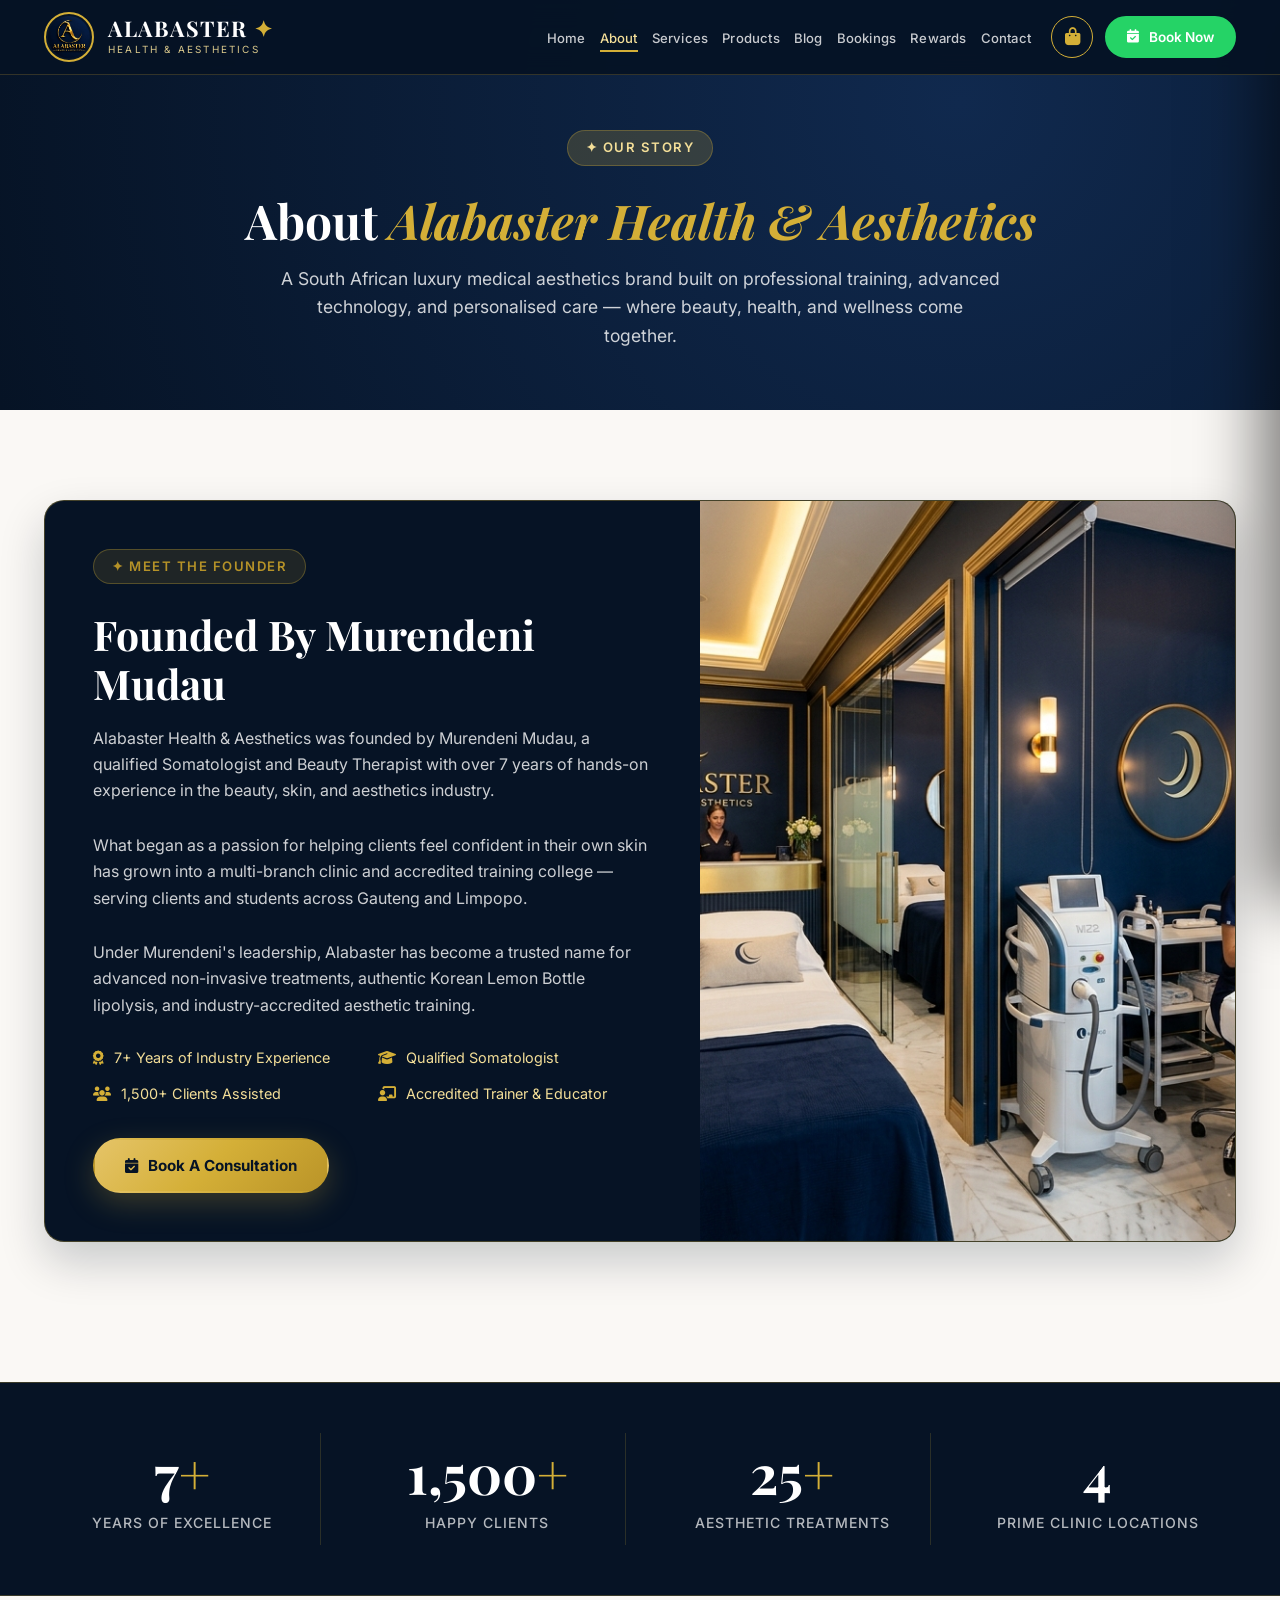
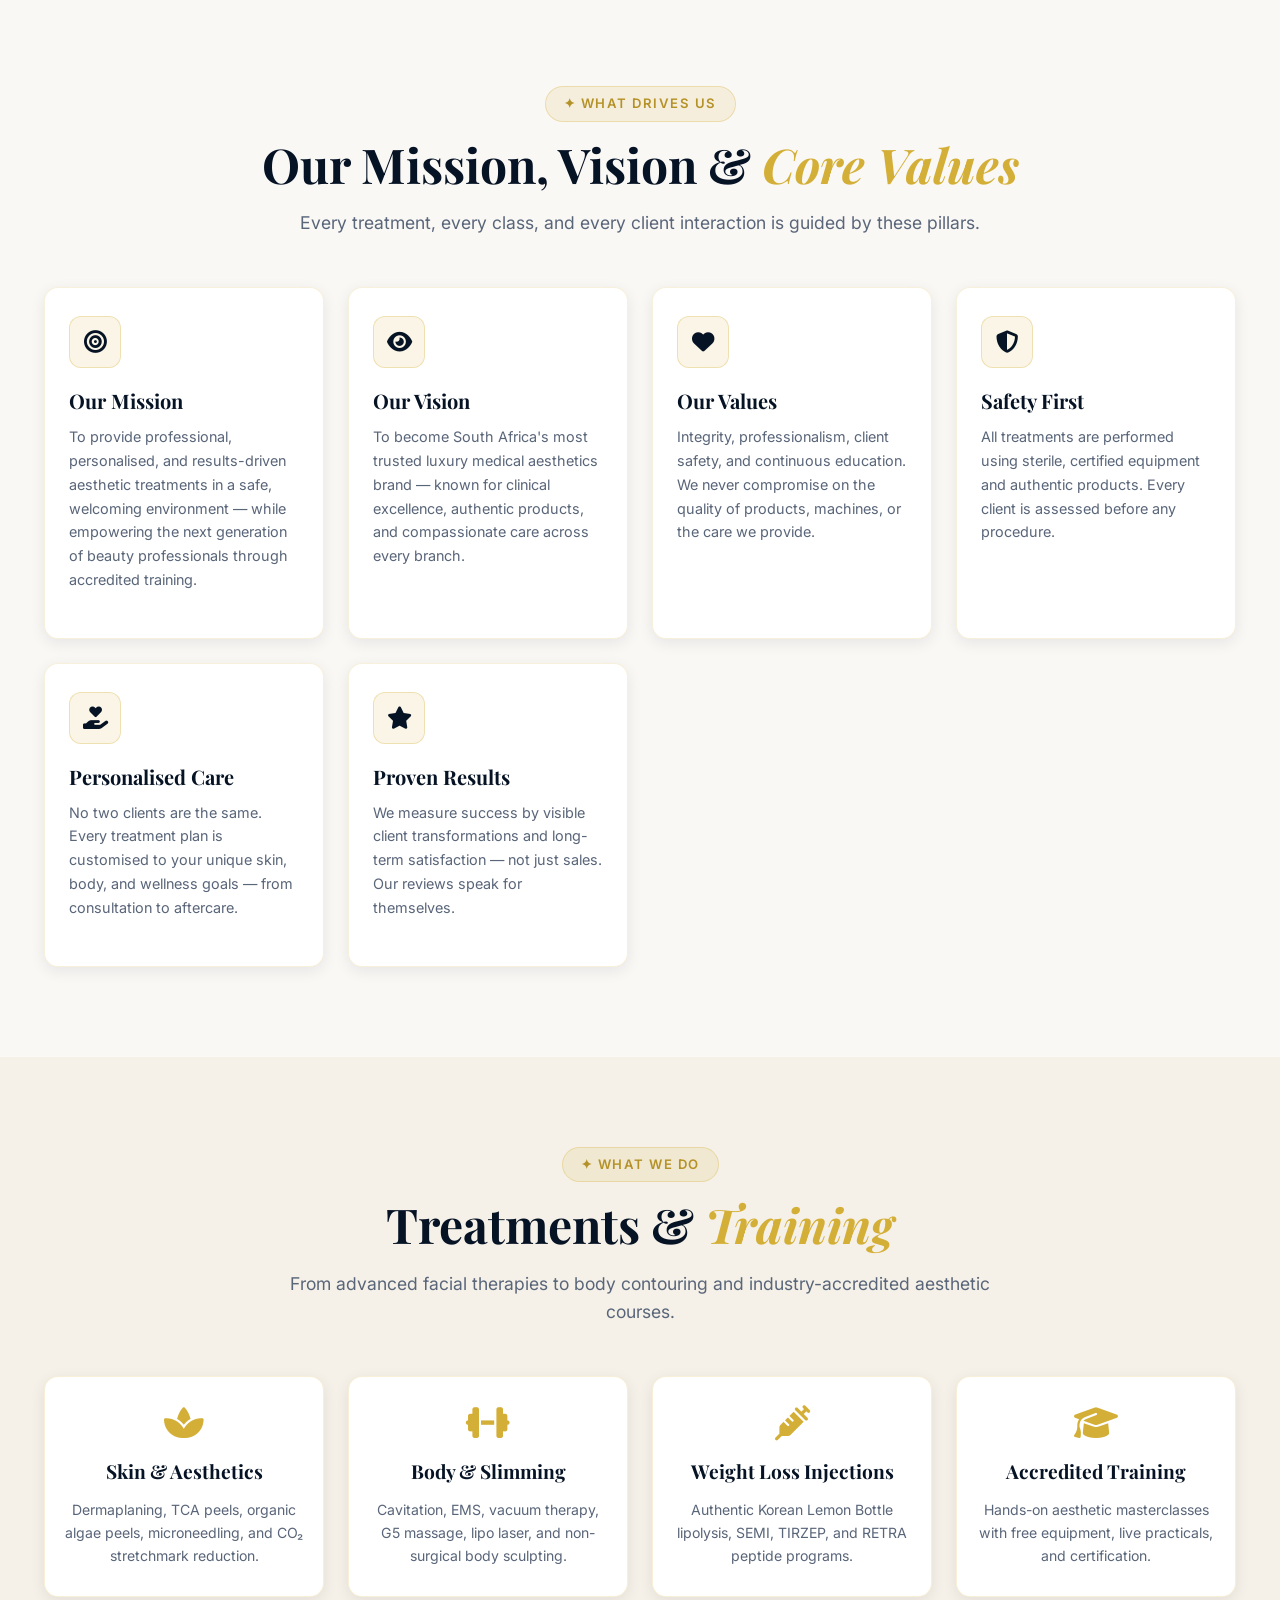
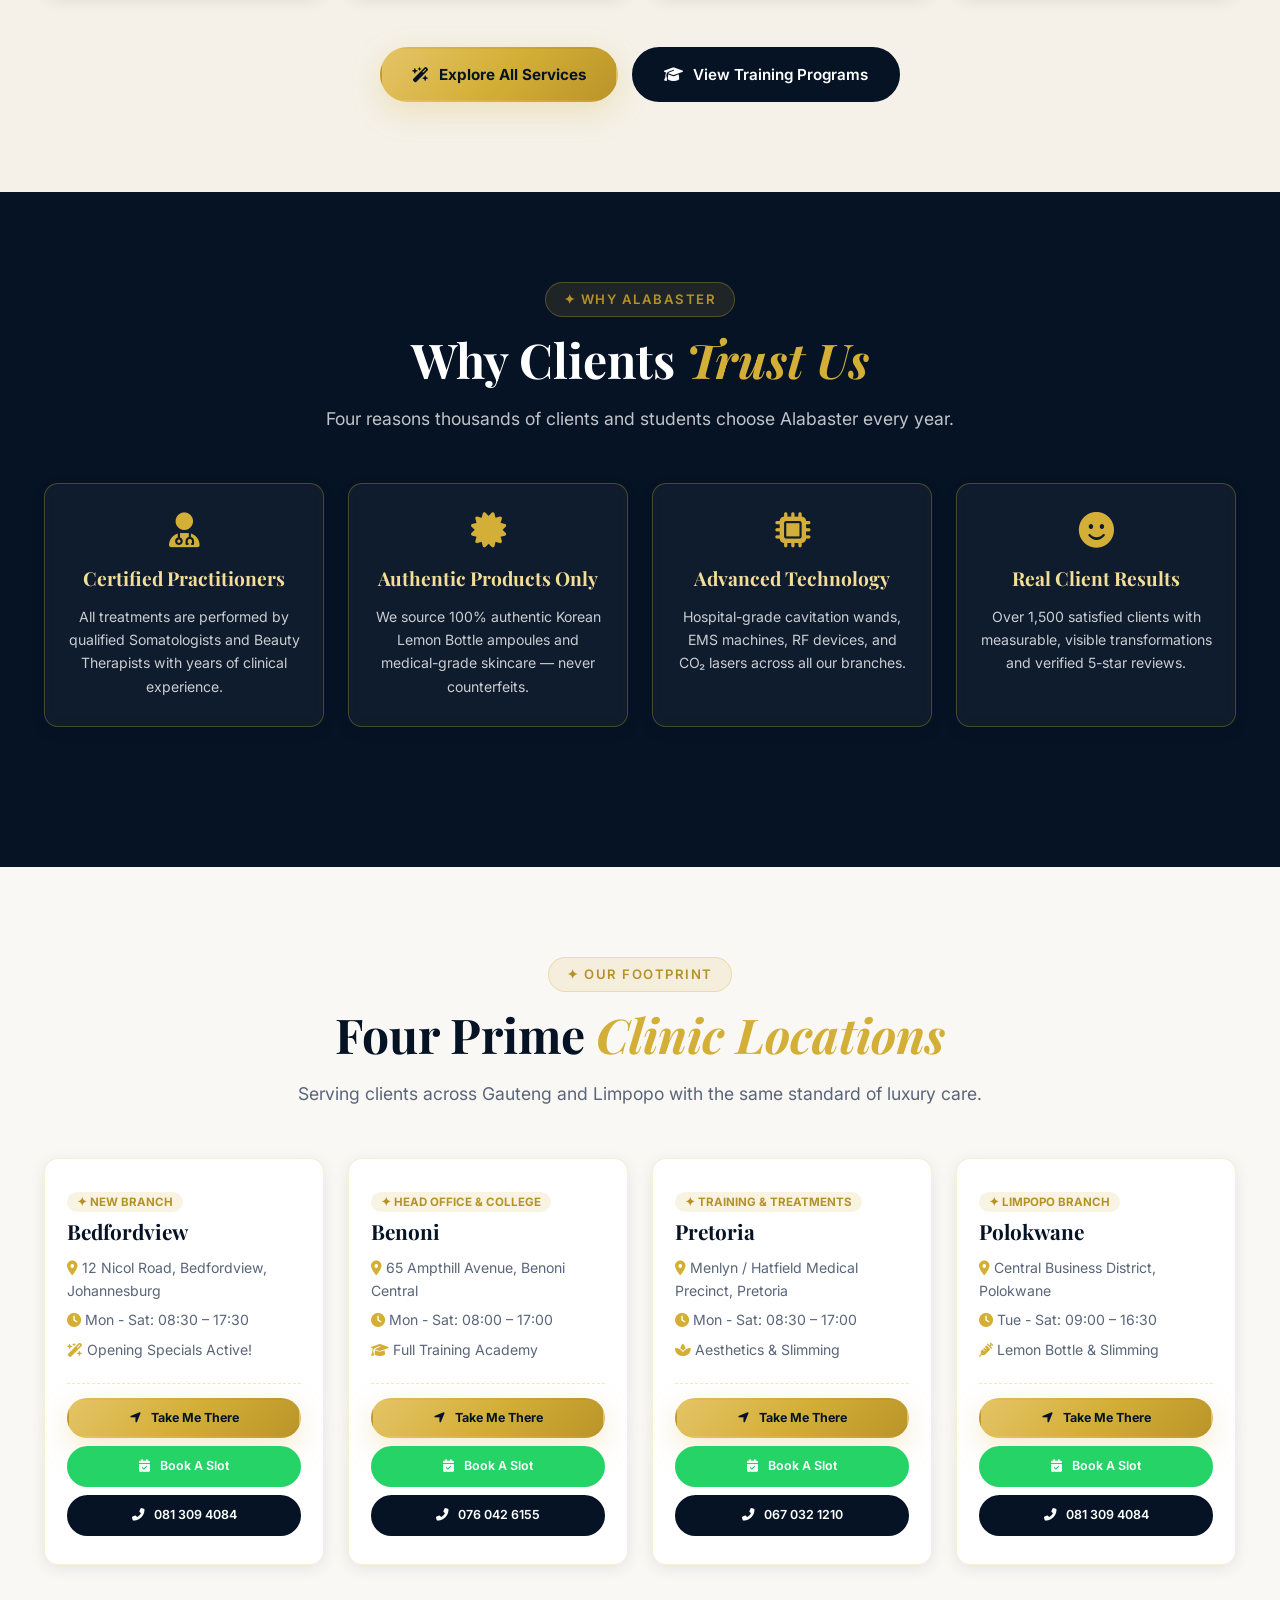
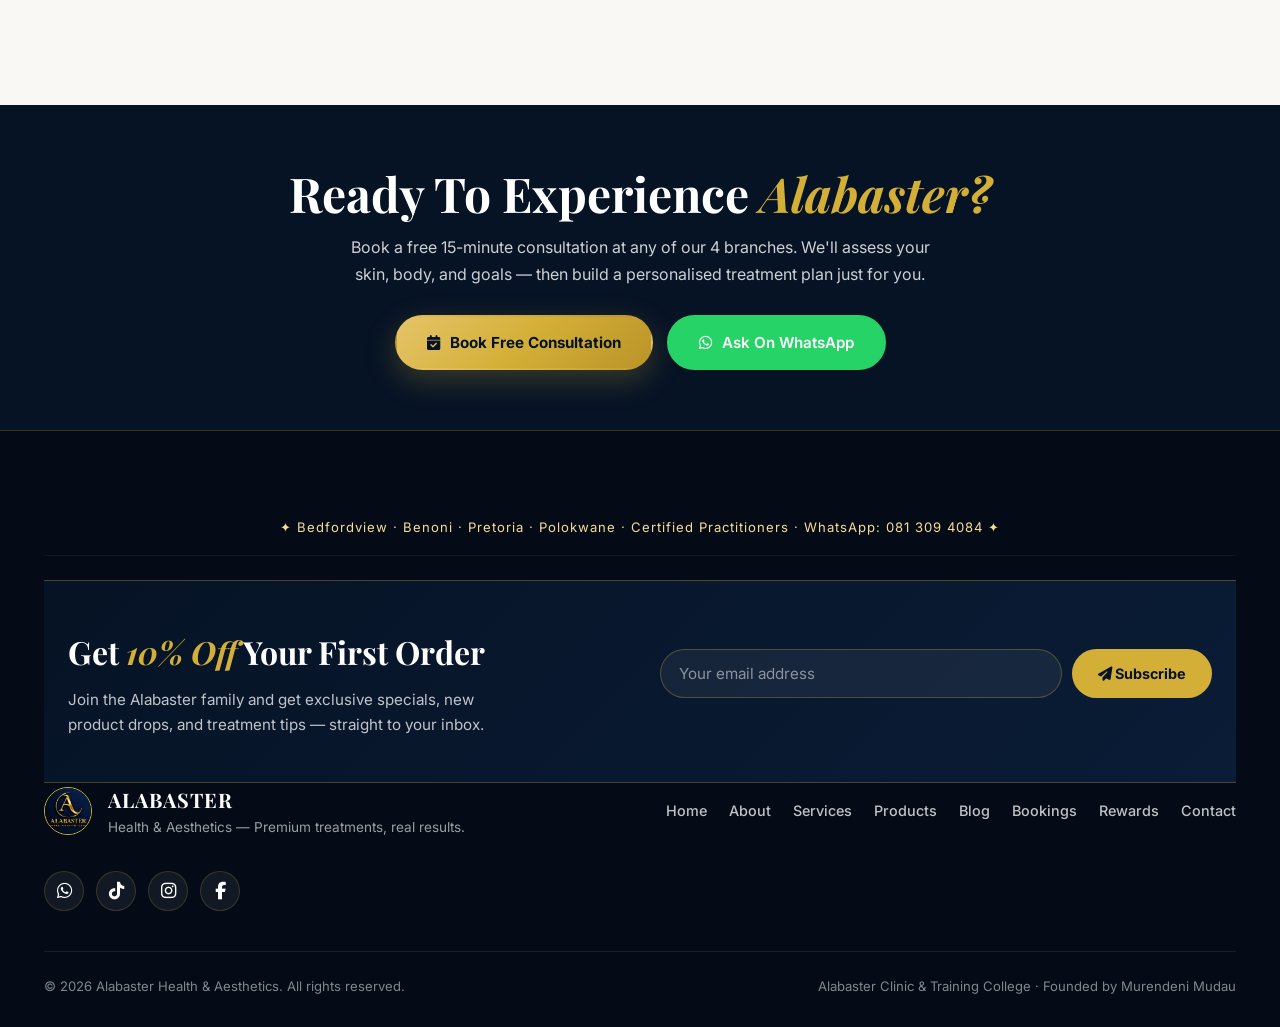
<file: about.html>
<!DOCTYPE html>
<html lang="en">
<head>
    <meta charset="UTF-8" />
    <meta name="viewport" content="width=device-width, initial-scale=1.0" />
    <title>About Us · Alabaster Health &amp; Aesthetics</title>
    <meta name="description" content="Learn about Alabaster Health & Aesthetics — founded by Murendeni Mudau, offering expert aesthetic treatments and accredited training across Bedfordview, Benoni, Pretoria and Polokwane." />
    <link rel="preconnect" href="https://fonts.googleapis.com" />
    <link rel="preconnect" href="https://fonts.gstatic.com" crossorigin />
    <link href="https://fonts.googleapis.com/css2?family=Inter:opsz,wght@14..32,300;14..32,400;14..32,500;14..32,600;14..32,700&family=Playfair+Display:ital,wght@0,400;0,600;0,700;1,400&display=swap" rel="stylesheet" />
    <link rel="stylesheet" href="https://cdnjs.cloudflare.com/ajax/libs/font-awesome/6.5.0/css/all.min.css" />
    <link rel="stylesheet" href="css/style.css" />
</head>
<body>

    <header class="header" id="header">
        <div class="container header__inner">
            <a href="index.html" class="logo">
                <img src="image/logo.jpeg" alt="Alabaster Health & Aesthetics" class="logo__image" />
                <div class="logo__text-group">
                    <span class="logo__text">ALABASTER <span>✦</span></span>
                    <span class="logo__sub">Health &amp; Aesthetics</span>
                </div>
            </a>
            <button class="nav-toggle" id="navToggle" aria-label="Toggle navigation">
                <span class="nav-toggle__bar"></span>
                <span class="nav-toggle__bar"></span>
                <span class="nav-toggle__bar"></span>
            </button>
            <nav class="nav" id="nav">
                <ul class="nav__list">
                    <li><a href="index.html" class="nav__link">Home</a></li>
                    <li><a href="about.html" class="nav__link active">About</a></li>
                    <li><a href="services.html" class="nav__link">Services</a></li>
                    <li><a href="products.html" class="nav__link">Products</a></li>
                    <li><a href="Blog.html" class="nav__link">Blog</a></li>
                    <li><a href="Bookings.html" class="nav__link">Bookings</a></li>
                    <li><a href="rewards.html" class="nav__link">Rewards</a></li>
                    <li><a href="contact.html" class="nav__link">Contact</a></li>
                </ul>
                <div class="header__actions">
                    <button class="cart-toggle" id="cartToggle" aria-label="Open cart">
                        <i class="fas fa-shopping-bag"></i>
                        <span class="cart-count" style="display:none;">0</span>
                    </button>
                    <a href="Bookings.html" class="btn btn--whatsapp btn--sm nav__cta"><i class="fas fa-calendar-check"></i> Book Now</a>
                </div>
            </nav>
        </div>
    </header>

    <div class="cart-overlay" id="cartOverlay"></div>
    <aside class="cart-drawer" id="cartDrawer" aria-label="Shopping cart">
        <div class="cart-drawer__header">
            <h3><i class="fas fa-shopping-bag"></i> Your Cart</h3>
            <button class="cart-drawer__close" id="cartClose" aria-label="Close cart"><i class="fas fa-times"></i></button>
        </div>
        <div class="cart-drawer__items"></div>
        <div class="cart-drawer__footer">
            <div class="cart-drawer__total"><span>Total</span><strong class="cart-drawer__total-amount">R0</strong></div>
            <button class="btn btn--gold cart-drawer__checkout" style="width:100%;"><i class="fas fa-lock"></i> Proceed To Checkout</button>
            <p class="cart-drawer__note"><i class="fas fa-info-circle"></i> Secure payment on the next page.</p>
        </div>
    </aside>

    <section style="background: radial-gradient(circle at 75% 25%, #10294e 0%, var(--navy) 100%); padding: 130px 0 60px; color: var(--white); text-align: center;">
        <div class="container">
            <span class="section-heading__tag" style="background: rgba(212,175,55,0.2); color: var(--gold-light);">✦ Our Story</span>
            <h1 class="section-heading__title" style="color: var(--white); margin-top: 12px;">About <span>Alabaster Health &amp; Aesthetics</span></h1>
            <p class="section-heading__text" style="color: rgba(255,255,255,0.8); max-width: 720px; margin: 0 auto;">A South African luxury medical aesthetics brand built on professional training, advanced technology, and personalised care — where beauty, health, and wellness come together.</p>
        </div>
    </section>

    <section class="page-section">
        <div class="container">
            <div class="showcase-banner" style="margin-bottom: 50px;">
                <div class="showcase-banner__inner">
                    <div class="showcase-banner__content">
                        <span class="section-heading__tag">✦ Meet The Founder</span>
                        <h2 class="showcase-banner__title">Founded By <span>Murendeni Mudau</span></h2>
                        <p class="showcase-banner__text">Alabaster Health &amp; Aesthetics was founded by Murendeni Mudau, a qualified Somatologist and Beauty Therapist with over 7 years of hands-on experience in the beauty, skin, and aesthetics industry.</p>
                        <p class="showcase-banner__text">What began as a passion for helping clients feel confident in their own skin has grown into a multi-branch clinic and accredited training college — serving clients and students across Gauteng and Limpopo.</p>
                        <p class="showcase-banner__text">Under Murendeni's leadership, Alabaster has become a trusted name for advanced non-invasive treatments, authentic Korean Lemon Bottle lipolysis, and industry-accredited aesthetic training.</p>
                        <div class="showcase-banner__features">
                            <div class="showcase-banner__feature"><i class="fas fa-award"></i> 7+ Years of Industry Experience</div>
                            <div class="showcase-banner__feature"><i class="fas fa-graduation-cap"></i> Qualified Somatologist</div>
                            <div class="showcase-banner__feature"><i class="fas fa-users"></i> 1,500+ Clients Assisted</div>
                            <div class="showcase-banner__feature"><i class="fas fa-chalkboard-teacher"></i> Accredited Trainer &amp; Educator</div>
                        </div>
                        <a href="Bookings.html" class="btn btn--gold"><i class="fas fa-calendar-check"></i> Book A Consultation</a>
                    </div>
                    <div class="showcase-banner__media">
                        <img src="image/clinic-interior.jpg" alt="Alabaster Health & Aesthetics Clinic Interior" loading="lazy" />
                    </div>
                </div>
            </div>
        </div>
    </section>

    <section class="about-stats">
        <div class="container about-stats__inner">
            <div class="stat"><span class="stat__number">7<span class="gold">+</span></span><span class="stat__label">Years of Excellence</span></div>
            <div class="stat"><span class="stat__number">1,500<span class="gold">+</span></span><span class="stat__label">Happy Clients</span></div>
            <div class="stat"><span class="stat__number">25<span class="gold">+</span></span><span class="stat__label">Aesthetic Treatments</span></div>
            <div class="stat"><span class="stat__number">4</span><span class="stat__label">Prime Clinic Locations</span></div>
        </div>
    </section>

    <section class="page-section">
        <div class="container">
            <div class="section-heading">
                <span class="section-heading__tag">✦ What Drives Us</span>
                <h2 class="section-heading__title">Our Mission, Vision &amp; <span>Core Values</span></h2>
                <p class="section-heading__text">Every treatment, every class, and every client interaction is guided by these pillars.</p>
            </div>
            <div class="services__grid">
                <div class="service-card"><div><div class="service-card__icon"><i class="fas fa-bullseye"></i></div><h4>Our Mission</h4><p>To provide professional, personalised, and results-driven aesthetic treatments in a safe, welcoming environment — while empowering the next generation of beauty professionals through accredited training.</p></div></div>
                <div class="service-card"><div><div class="service-card__icon"><i class="fas fa-eye"></i></div><h4>Our Vision</h4><p>To become South Africa's most trusted luxury medical aesthetics brand — known for clinical excellence, authentic products, and compassionate care across every branch.</p></div></div>
                <div class="service-card"><div><div class="service-card__icon"><i class="fas fa-heart"></i></div><h4>Our Values</h4><p>Integrity, professionalism, client safety, and continuous education. We never compromise on the quality of products, machines, or the care we provide.</p></div></div>
                <div class="service-card"><div><div class="service-card__icon"><i class="fas fa-shield-alt"></i></div><h4>Safety First</h4><p>All treatments are performed using sterile, certified equipment and authentic products. Every client is assessed before any procedure.</p></div></div>
                <div class="service-card"><div><div class="service-card__icon"><i class="fas fa-hand-holding-heart"></i></div><h4>Personalised Care</h4><p>No two clients are the same. Every treatment plan is customised to your unique skin, body, and wellness goals — from consultation to aftercare.</p></div></div>
                <div class="service-card"><div><div class="service-card__icon"><i class="fas fa-star"></i></div><h4>Proven Results</h4><p>We measure success by visible client transformations and long-term satisfaction — not just sales. Our reviews speak for themselves.</p></div></div>
            </div>
        </div>
    </section>

    <section class="page-section" style="background: var(--off-white);">
        <div class="container">
            <div class="section-heading">
                <span class="section-heading__tag">✦ What We Do</span>
                <h2 class="section-heading__title">Treatments &amp; <span>Training</span></h2>
                <p class="section-heading__text">From advanced facial therapies to body contouring and industry-accredited aesthetic courses.</p>
            </div>
            <div class="training__grid">
                <div class="training-card"><i class="fas fa-spa"></i><h4>Skin &amp; Aesthetics</h4><p>Dermaplaning, TCA peels, organic algae peels, microneedling, and CO₂ stretchmark reduction.</p></div>
                <div class="training-card"><i class="fas fa-dumbbell"></i><h4>Body &amp; Slimming</h4><p>Cavitation, EMS, vacuum therapy, G5 massage, lipo laser, and non-surgical body sculpting.</p></div>
                <div class="training-card"><i class="fas fa-syringe"></i><h4>Weight Loss Injections</h4><p>Authentic Korean Lemon Bottle lipolysis, SEMI, TIRZEP, and RETRA peptide programs.</p></div>
                <div class="training-card"><i class="fas fa-graduation-cap"></i><h4>Accredited Training</h4><p>Hands-on aesthetic masterclasses with free equipment, live practicals, and certification.</p></div>
            </div>
            <div style="text-align:center; margin-top: 40px; display:flex; gap:14px; justify-content:center; flex-wrap:wrap;">
                <a href="services.html" class="btn btn--gold"><i class="fas fa-wand-magic-sparkles"></i> Explore All Services</a>
                <a href="training.html" class="btn btn--primary"><i class="fas fa-graduation-cap"></i> View Training Programs</a>
            </div>
        </div>
    </section>

    <section class="page-section page-section--dark">
        <div class="container">
            <div class="section-heading">
                <span class="section-heading__tag">✦ Why Alabaster</span>
                <h2 class="section-heading__title" style="color: var(--white);">Why Clients <span>Trust Us</span></h2>
                <p class="section-heading__text">Four reasons thousands of clients and students choose Alabaster every year.</p>
            </div>
            <div class="training__grid">
                <div class="training-card"><i class="fas fa-user-md"></i><h4>Certified Practitioners</h4><p>All treatments are performed by qualified Somatologists and Beauty Therapists with years of clinical experience.</p></div>
                <div class="training-card"><i class="fas fa-certificate"></i><h4>Authentic Products Only</h4><p>We source 100% authentic Korean Lemon Bottle ampoules and medical-grade skincare — never counterfeits.</p></div>
                <div class="training-card"><i class="fas fa-microchip"></i><h4>Advanced Technology</h4><p>Hospital-grade cavitation wands, EMS machines, RF devices, and CO₂ lasers across all our branches.</p></div>
                <div class="training-card"><i class="fas fa-smile"></i><h4>Real Client Results</h4><p>Over 1,500 satisfied clients with measurable, visible transformations and verified 5-star reviews.</p></div>
            </div>
        </div>
    </section>

    <section class="page-section">
        <div class="container">
            <div class="section-heading">
                <span class="section-heading__tag">✦ Our Footprint</span>
                <h2 class="section-heading__title">Four Prime <span>Clinic Locations</span></h2>
                <p class="section-heading__text">Serving clients across Gauteng and Limpopo with the same standard of luxury care.</p>
            </div>
            <div class="locations__grid">
                <div class="location-card">
                    <div>
                        <span class="location-card__badge">✦ New Branch</span>
                        <h3>Bedfordview</h3>
                        <p><i class="fas fa-map-marker-alt gold"></i> 12 Nicol Road, Bedfordview, Johannesburg</p>
                        <p><i class="fas fa-clock gold"></i> Mon - Sat: 08:30 – 17:30</p>
                        <p><i class="fas fa-wand-magic-sparkles gold"></i> Opening Specials Active!</p>
                    </div>
                    <div class="location-card__actions">
                        <a href="https://www.google.com/maps/dir/?api=1&destination=12+Nicol+Road+Bedfordview+Germiston" target="_blank" rel="noopener" class="btn btn--gold btn--sm"><i class="fas fa-location-arrow"></i> Take Me There</a>
                        <a href="Bookings.html?branch=bedfordview" class="btn btn--whatsapp btn--sm"><i class="fas fa-calendar-check"></i> Book A Slot</a>
                        <a href="tel:0813094084" class="btn btn--primary btn--sm"><i class="fas fa-phone-alt"></i> 081 309 4084</a>
                    </div>
                </div>
                <div class="location-card">
                    <div>
                        <span class="location-card__badge">✦ Head Office &amp; College</span>
                        <h3>Benoni</h3>
                        <p><i class="fas fa-map-marker-alt gold"></i> 65 Ampthill Avenue, Benoni Central</p>
                        <p><i class="fas fa-clock gold"></i> Mon - Sat: 08:00 – 17:00</p>
                        <p><i class="fas fa-graduation-cap gold"></i> Full Training Academy</p>
                    </div>
                    <div class="location-card__actions">
                        <a href="https://www.google.com/maps/dir/?api=1&destination=65+Ampthill+Avenue+Benoni+Central" target="_blank" rel="noopener" class="btn btn--gold btn--sm"><i class="fas fa-location-arrow"></i> Take Me There</a>
                        <a href="Bookings.html?branch=benoni" class="btn btn--whatsapp btn--sm"><i class="fas fa-calendar-check"></i> Book A Slot</a>
                        <a href="tel:0760426155" class="btn btn--primary btn--sm"><i class="fas fa-phone-alt"></i> 076 042 6155</a>
                    </div>
                </div>
                <div class="location-card">
                    <div>
                        <span class="location-card__badge">✦ Training &amp; Treatments</span>
                        <h3>Pretoria</h3>
                        <p><i class="fas fa-map-marker-alt gold"></i> Menlyn / Hatfield Medical Precinct, Pretoria</p>
                        <p><i class="fas fa-clock gold"></i> Mon - Sat: 08:30 – 17:00</p>
                        <p><i class="fas fa-spa gold"></i> Aesthetics &amp; Slimming</p>
                    </div>
                    <div class="location-card__actions">
                        <a href="https://www.google.com/maps/dir/?api=1&destination=Menlyn+Hatfield+Medical+Precinct+Pretoria" target="_blank" rel="noopener" class="btn btn--gold btn--sm"><i class="fas fa-location-arrow"></i> Take Me There</a>
                        <a href="Bookings.html?branch=pretoria" class="btn btn--whatsapp btn--sm"><i class="fas fa-calendar-check"></i> Book A Slot</a>
                        <a href="tel:0670321210" class="btn btn--primary btn--sm"><i class="fas fa-phone-alt"></i> 067 032 1210</a>
                    </div>
                </div>
                <div class="location-card">
                    <div>
                        <span class="location-card__badge">✦ Limpopo Branch</span>
                        <h3>Polokwane</h3>
                        <p><i class="fas fa-map-marker-alt gold"></i> Central Business District, Polokwane</p>
                        <p><i class="fas fa-clock gold"></i> Tue - Sat: 09:00 – 16:30</p>
                        <p><i class="fas fa-syringe gold"></i> Lemon Bottle &amp; Slimming</p>
                    </div>
                    <div class="location-card__actions">
                        <a href="https://www.google.com/maps/dir/?api=1&destination=Central+Business+District+Polokwane" target="_blank" rel="noopener" class="btn btn--gold btn--sm"><i class="fas fa-location-arrow"></i> Take Me There</a>
                        <a href="Bookings.html?branch=polokwane" class="btn btn--whatsapp btn--sm"><i class="fas fa-calendar-check"></i> Book A Slot</a>
                        <a href="tel:0813094084" class="btn btn--primary btn--sm"><i class="fas fa-phone-alt"></i> 081 309 4084</a>
                    </div>
                </div>
            </div>
        </div>
    </section>

    <section class="page-section page-section--dark" style="padding: 60px 0;">
        <div class="container" style="text-align:center;">
            <h2 class="section-heading__title" style="color: var(--white); margin-bottom: 12px;">Ready To Experience <span>Alabaster?</span></h2>
            <p style="color: rgba(255,255,255,0.8); max-width: 600px; margin: 0 auto 28px;">Book a free 15-minute consultation at any of our 4 branches. We'll assess your skin, body, and goals — then build a personalised treatment plan just for you.</p>
            <div style="display:flex; gap:14px; justify-content:center; flex-wrap:wrap;">
                <a href="Bookings.html" class="btn btn--gold"><i class="fas fa-calendar-check"></i> Book Free Consultation</a>
                <a href="https://wa.me/27813094084?text=Hi%2C%20I%20would%20like%20to%20learn%20more%20about%20Alabaster" target="_blank" rel="noopener" class="btn btn--whatsapp"><i class="fab fa-whatsapp"></i> Ask On WhatsApp</a>
            </div>
        </div>
    </section>

    <footer class="footer">
        <div class="container">
            <div class="footer__locations-bar">✦ Bedfordview · Benoni · Pretoria · Polokwane · Certified Practitioners · WhatsApp: 081 309 4084 ✦</div>

            <div class="newsletter-section">
                <div class="container">
                    <div class="newsletter-inner">
                        <div class="newsletter-text">
                            <h3>Get <span>10% Off</span> Your First Order</h3>
                            <p>Join the Alabaster family and get exclusive specials, new product drops, and treatment tips — straight to your inbox.</p>
                        </div>
                        <form class="newsletter-form">
                            <input type="email" placeholder="Your email address" required />
                            <button type="submit"><i class="fas fa-paper-plane"></i> Subscribe</button>
                            <div class="newsletter-msg"></div>
                        </form>
                    </div>
                </div>
            </div>

            <div class="footer__inner">
                <div class="footer__brand">
                    <img src="image/logo.jpeg" alt="Alabaster Health & Aesthetics" class="footer__logo-image" />
                    <div><div class="footer__brand-text">ALABASTER</div><p>Health &amp; Aesthetics — Premium treatments, real results.</p></div>
                </div>
                <div class="footer__links">
                    <a href="index.html">Home</a><a href="about.html">About</a><a href="services.html">Services</a><a href="products.html">Products</a><a href="Blog.html">Blog</a><a href="Bookings.html">Bookings</a><a href="rewards.html">Rewards</a><a href="contact.html">Contact</a>
                </div>
                <div class="footer__social">
                    <a href="https://wa.me/27813094084" target="_blank" aria-label="WhatsApp"><i class="fab fa-whatsapp"></i></a>
                    <a href="https://www.tiktok.com/@alabaster_health_aesthetics" target="_blank" aria-label="TikTok"><i class="fab fa-tiktok"></i></a>
                    <a href="https://www.instagram.com/alabaster_health_aesthetics" target="_blank" aria-label="Instagram"><i class="fab fa-instagram"></i></a>
                    <a href="https://www.facebook.com" target="_blank" aria-label="Facebook"><i class="fab fa-facebook-f"></i></a>
                </div>
            </div>
            <div class="footer__bottom">
                <p>&copy; 2026 Alabaster Health &amp; Aesthetics. All rights reserved.</p>
                <p class="footer__ai">Alabaster Clinic &amp; Training College · Founded by Murendeni Mudau</p>
            </div>
        </div>
    </footer>

    <script src="js/cart.js"></script>
    <script src="js/features.js"></script>
    <script src="js/script.js"></script>
</body>
</html>
</file>
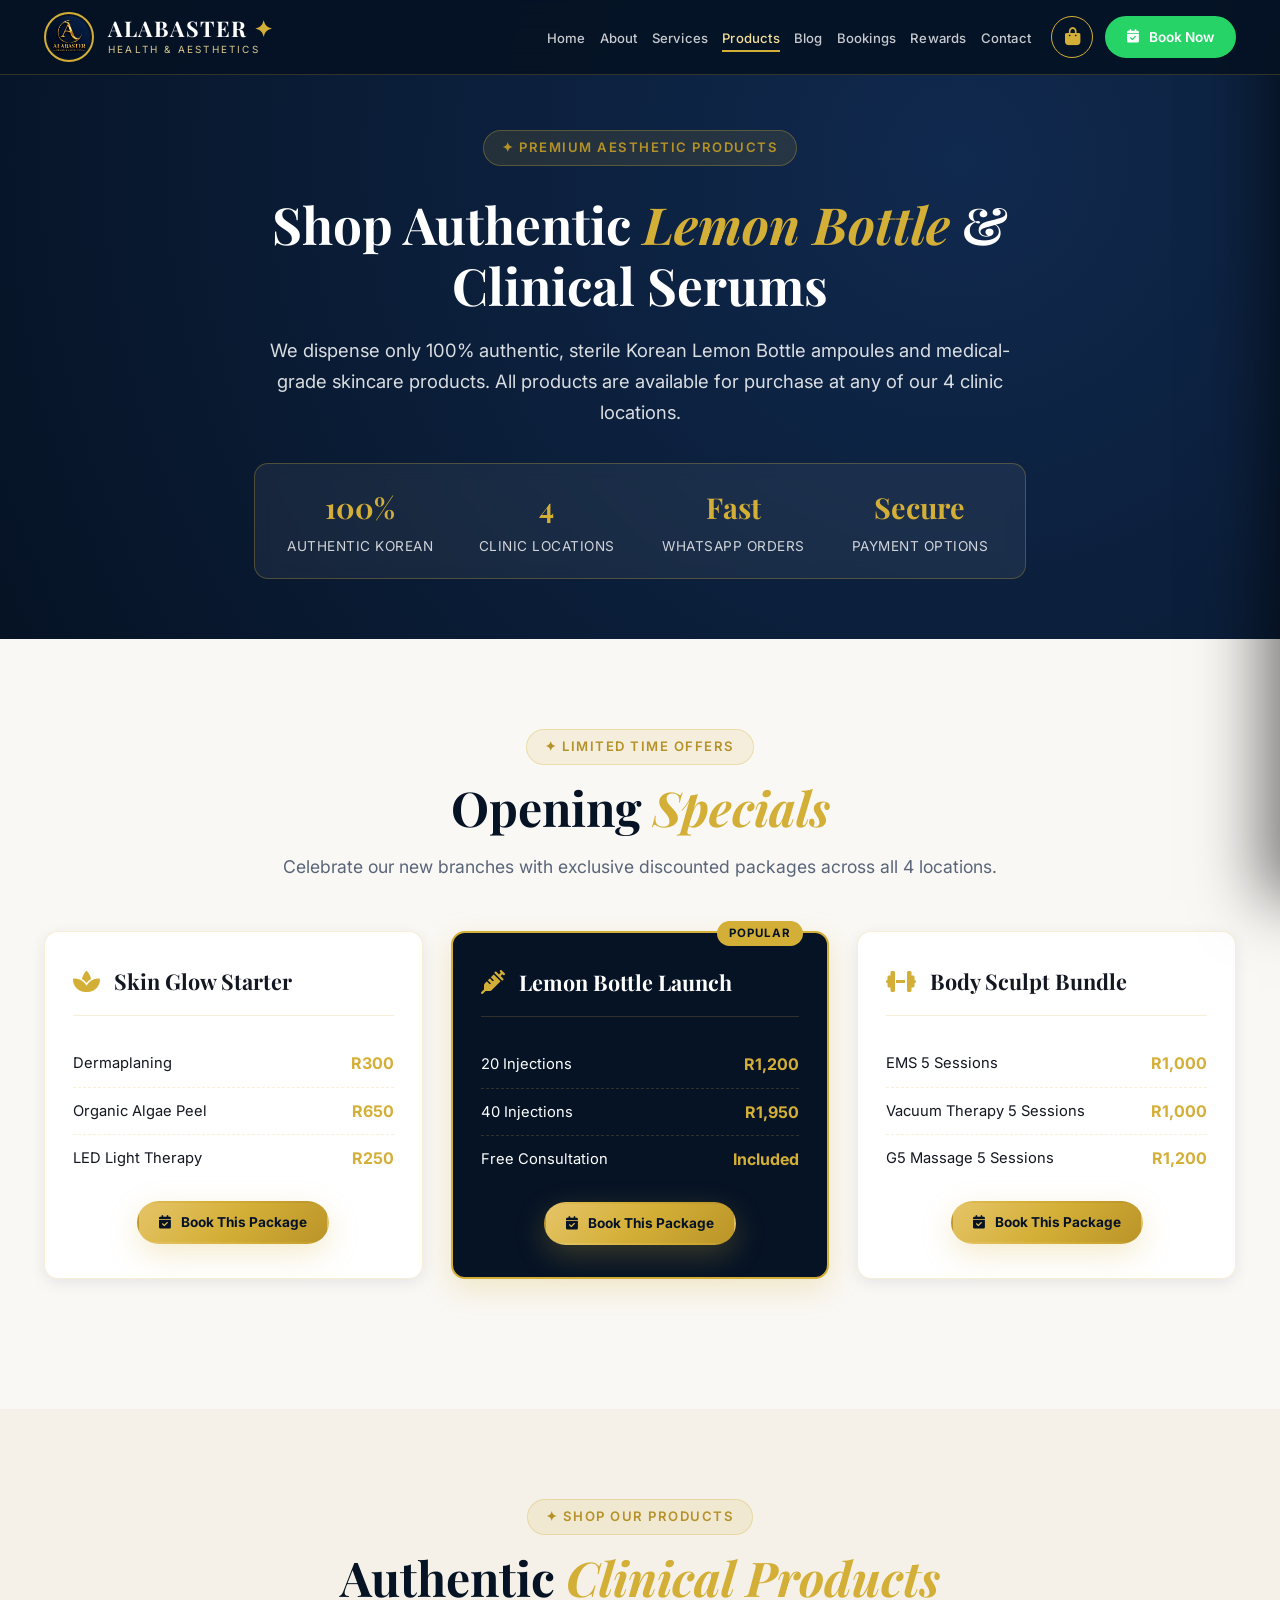
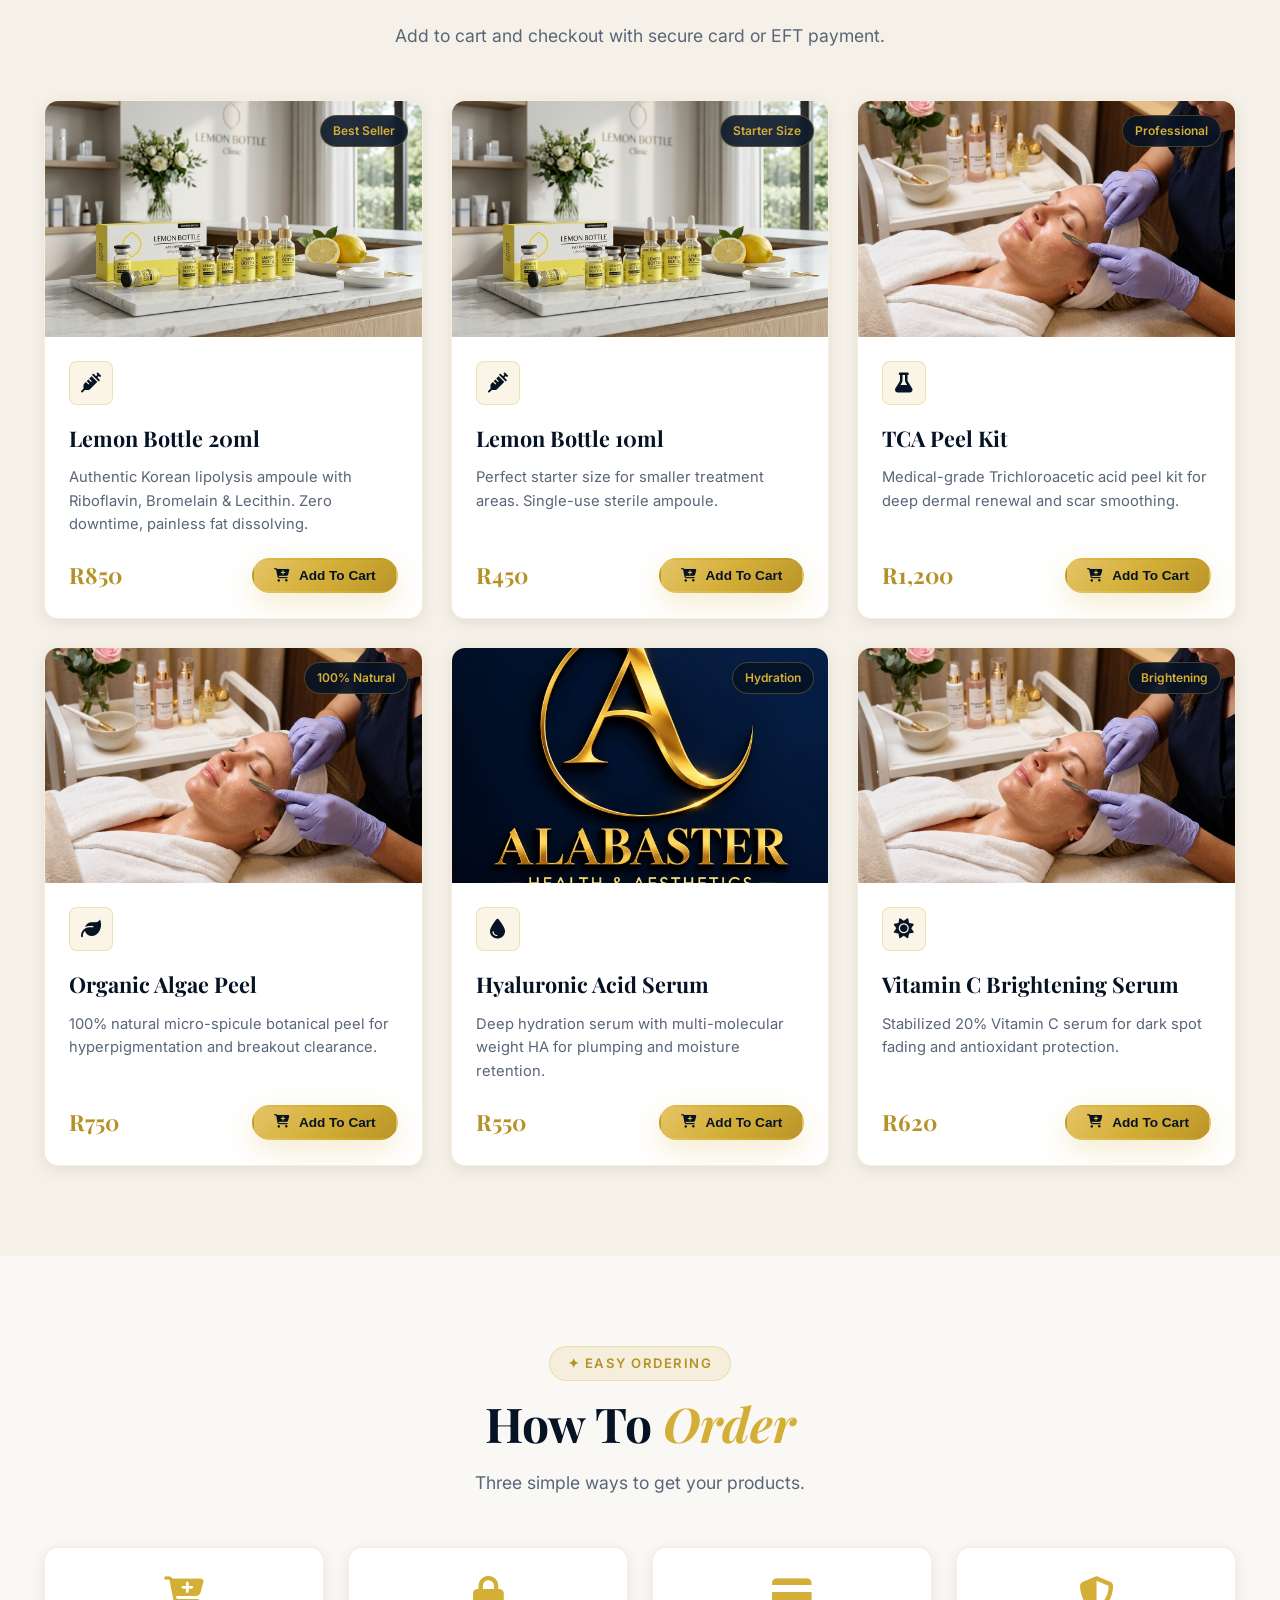
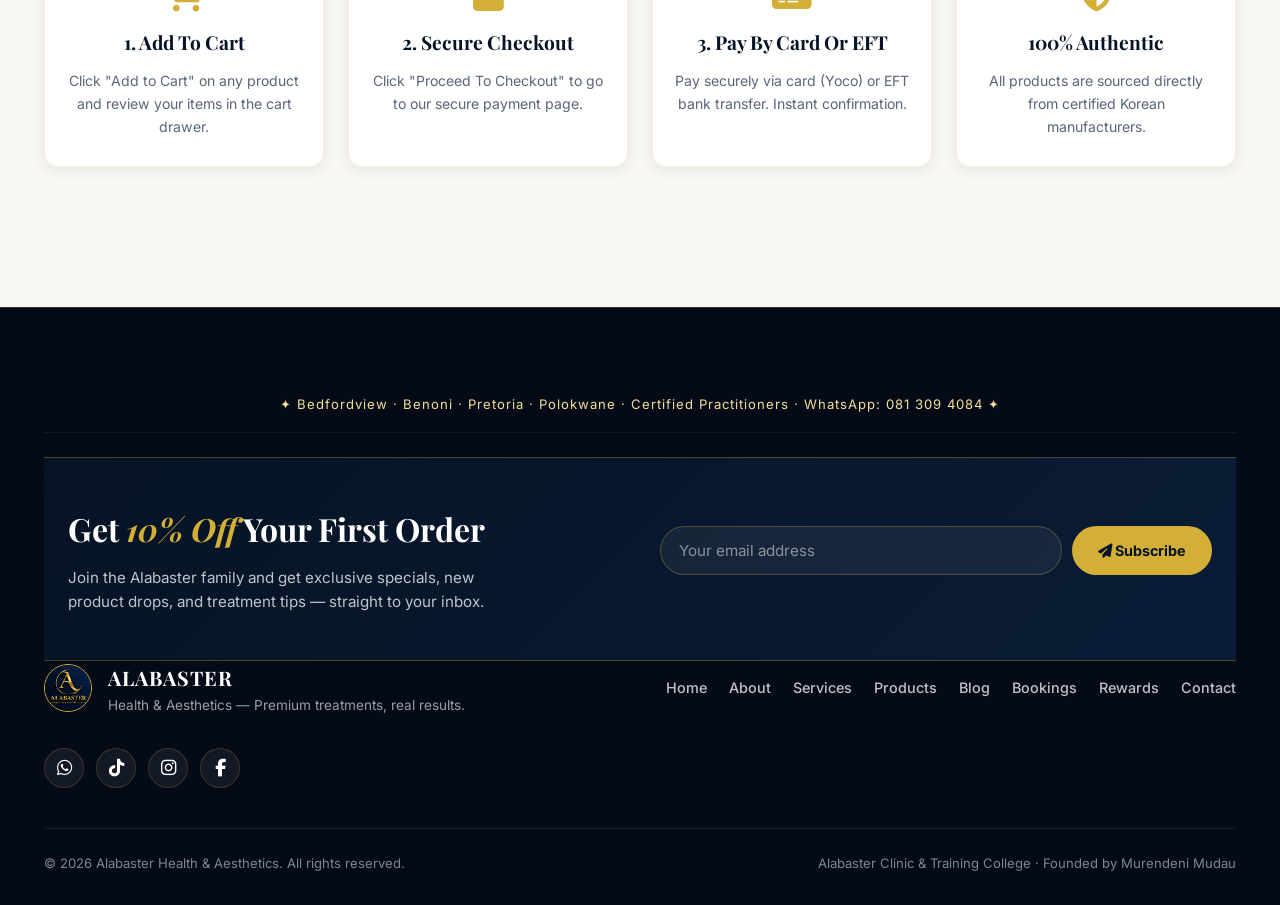
<file: checkout.html>
<!DOCTYPE html>
<html lang="en">
<head>
    <meta charset="UTF-8" />
    <meta name="viewport" content="width=device-width, initial-scale=1.0" />
    <title>Secure Checkout · Alabaster Health &amp; Aesthetics</title>
    <meta name="description" content="Complete your secure payment for Alabaster Health & Aesthetics products." />
    <link rel="preconnect" href="https://fonts.googleapis.com" />
    <link rel="preconnect" href="https://fonts.gstatic.com" crossorigin />
    <link href="https://fonts.googleapis.com/css2?family=Inter:opsz,wght@14..32,300;14..32,400;14..32,500;14..32,600;14..32,700&family=Playfair+Display:ital,wght@0,400;0,600;0,700;1,400&display=swap" rel="stylesheet" />
    <link rel="stylesheet" href="https://cdnjs.cloudflare.com/ajax/libs/font-awesome/6.5.0/css/all.min.css" />
    <link rel="stylesheet" href="css/style.css" />
</head>
<body>

    <header class="header" id="header">
        <div class="container header__inner">
            <a href="index.html" class="logo">
                <img src="image/logo.jpeg" alt="Alabaster Health & Aesthetics" class="logo__image" />
                <div class="logo__text-group">
                    <span class="logo__text">ALABASTER <span>✦</span></span>
                    <span class="logo__sub">Health &amp; Aesthetics</span>
                </div>
            </a>
            <button class="nav-toggle" id="navToggle" aria-label="Toggle navigation">
                <span class="nav-toggle__bar"></span>
                <span class="nav-toggle__bar"></span>
                <span class="nav-toggle__bar"></span>
            </button>
            <nav class="nav" id="nav">
                <ul class="nav__list">
                    <li><a href="index.html" class="nav__link">Home</a></li>
                    <li><a href="about.html" class="nav__link">About</a></li>
                    <li><a href="services.html" class="nav__link">Services</a></li>
                    <li><a href="products.html" class="nav__link active">Products</a></li>
                    <li><a href="Blog.html" class="nav__link">Blog</a></li>
                    <li><a href="Bookings.html" class="nav__link">Bookings</a></li>
                    <li><a href="training.html" class="nav__link">Training</a></li>
                    <li><a href="courses.html" class="nav__link">Courses</a></li>
                    <li><a href="contact.html" class="nav__link">Contact</a></li>
                </ul>
                <div class="header__actions">
                    <button class="cart-toggle" id="cartToggle" aria-label="Open cart">
                        <i class="fas fa-shopping-bag"></i>
                        <span class="cart-count" style="display:none;">0</span>
                    </button>
                    <a href="Bookings.html" class="btn btn--whatsapp btn--sm nav__cta"><i class="fas fa-calendar-check"></i> Book Now</a>
                </div>
            </nav>
        </div>
    </header>

    <div class="cart-overlay" id="cartOverlay"></div>
    <aside class="cart-drawer" id="cartDrawer" aria-label="Shopping cart">
        <div class="cart-drawer__header">
            <h3><i class="fas fa-shopping-bag"></i> Your Cart</h3>
            <button class="cart-drawer__close" id="cartClose" aria-label="Close cart"><i class="fas fa-times"></i></button>
        </div>
        <div class="cart-drawer__items"></div>
        <div class="cart-drawer__footer">
            <div class="cart-drawer__total"><span>Total</span><strong class="cart-drawer__total-amount">R0</strong></div>
            <button class="btn btn--gold cart-drawer__checkout" style="width:100%;"><i class="fas fa-lock"></i> Proceed To Checkout</button>
            <p class="cart-drawer__note"><i class="fas fa-info-circle"></i> Secure payment on the next page.</p>
        </div>
    </aside>

    <section class="checkout-hero">
        <div class="container">
            <span class="section-heading__tag" style="background: rgba(212,175,55,0.2); color: var(--gold-light);">✦ Secure Checkout</span>
            <h1 class="section-heading__title" style="color: var(--white); margin-top: 12px;">Complete Your <span>Payment</span></h1>
            <p class="section-heading__text" style="color: rgba(255,255,255,0.85); max-width: 640px; margin: 0 auto;">Review your order, choose a payment method, and confirm. Your receipt will be emailed to you automatically.</p>
        </div>
    </section>

    <section class="checkout-section">
        <div class="container">
            <div class="checkout-grid">
                <div class="checkout-summary">
                    <h2><i class="fas fa-receipt gold"></i> Order Summary</h2>
                    <div id="checkoutItems" class="checkout-items"></div>
                    <div class="checkout-totals">
                        <div class="checkout-totals__row"><span>Subtotal</span><strong id="checkoutSubtotal">R0</strong></div>
                        <div class="checkout-totals__row"><span>Delivery</span><strong>Free</strong></div>
                        <div class="checkout-totals__row checkout-totals__row--grand"><span>Total</span><strong id="checkoutTotal">R0</strong></div>
                    </div>
                    <a href="products.html" class="checkout-back-link"><i class="fas fa-arrow-left"></i> Continue Shopping</a>
                </div>

                <div class="checkout-payment">
                    <h2><i class="fas fa-lock gold"></i> Payment Details</h2>

                    <form id="checkoutForm" onsubmit="event.preventDefault(); processPayment();">
                        <div class="form-group">
                            <label class="form-label" for="payName"><i class="fas fa-user gold"></i> Full Name *</label>
                            <input type="text" id="payName" class="form-control" placeholder="e.g. Lerato Mudau" required />
                        </div>
                        <div class="form-group" style="margin-top:14px;">
                            <label class="form-label" for="payEmail"><i class="fas fa-envelope gold"></i> Email Address *</label>
                            <input type="email" id="payEmail" class="form-control" placeholder="you@example.com" required />
                            <small style="color:var(--muted-text); font-size:0.78rem; margin-top:4px; display:block;">Your receipt will be emailed here.</small>
                        </div>
                        <div class="form-group" style="margin-top:14px;">
                            <label class="form-label" for="payPhone"><i class="fas fa-mobile-screen gold"></i> WhatsApp / Phone *</label>
                            <input type="tel" id="payPhone" class="form-control" placeholder="e.g. 081 234 5678" required />
                        </div>
                        <div class="form-group" style="margin-top:14px;">
                            <label class="form-label" for="payAddress"><i class="fas fa-truck gold"></i> Delivery Address (Optional)</label>
                            <textarea id="payAddress" class="form-control" rows="2" placeholder="Street, suburb, city, postal code"></textarea>
                        </div>

                        <h3 style="margin-top:26px; font-family:var(--font-display); font-size:1.1rem; color:var(--navy);"><i class="fas fa-wallet gold"></i> Payment Method</h3>

                        <div class="payment-method-option active" data-method="card" onclick="selectPayMethod('card')">
                            <div class="payment-method-option__header">
                                <div class="payment-method-option__icon"><i class="fas fa-credit-card"></i></div>
                                <div class="payment-method-option__info">
                                    <strong>Credit / Debit Card</strong>
                                    <span>Secure card payment via Yoco. Instant receipt.</span>
                                </div>
                                <div class="payment-method-option__radio"></div>
                            </div>
                            <div class="payment-method-option__body">
                                <p>You'll be redirected to Yoco's secure payment page to complete your card payment. Your card details are never stored on our site.</p>
                            </div>
                        </div>

                        <div class="payment-method-option" data-method="eft" onclick="selectPayMethod('eft')">
                            <div class="payment-method-option__header">
                                <div class="payment-method-option__icon"><i class="fas fa-building-columns"></i></div>
                                <div class="payment-method-option__info">
                                    <strong>EFT / Bank Transfer</strong>
                                    <span>Pay via internet banking or Capitec app.</span>
                                </div>
                                <div class="payment-method-option__radio"></div>
                            </div>
                            <div class="payment-method-option__body">
                                <p>Use the banking details below. Send proof of payment to our WhatsApp after paying.</p>
                                <div class="bank-details-card">
                                    <div class="bank-details-row"><span>Bank:</span><strong>Capitec</strong></div>
                                    <div class="bank-details-row"><span>Account Name:</span><strong>Alabaster Health</strong></div>
                                    <div class="bank-details-row"><span>Account Number:</span><strong>1659931620</strong></div>
                                    <div class="bank-details-row"><span>Branch Code:</span><strong>953</strong></div>
                                    <div class="bank-details-row"><span>Account Type:</span><strong>Savings</strong></div>
                                    <div class="bank-details-row bank-details-row--highlight"><span>Reference:</span><strong id="checkoutRef">ALB-0000</strong></div>
                                </div>
                                <button type="button" class="btn-copy-details" onclick="event.stopPropagation(); copyCheckoutBankDetails();"><i class="fas fa-copy"></i> COPY BANK DETAILS</button>
                            </div>
                        </div>

                        <div class="payment-method-option" data-method="whatsapp" onclick="selectPayMethod('whatsapp')">
                            <div class="payment-method-option__header">
                                <div class="payment-method-option__icon"><i class="fab fa-whatsapp"></i></div>
                                <div class="payment-method-option__info">
                                    <strong>Order via WhatsApp</strong>
                                    <span>Send us your order and we'll send a payment link.</span>
                                </div>
                                <div class="payment-method-option__radio"></div>
                            </div>
                            <div class="payment-method-option__body">
                                <p>Your order will be sent to our team on WhatsApp. We'll reply with a secure Yoco payment link.</p>
                            </div>
                        </div>

                        <button type="submit" class="btn btn--gold btn--block" style="width:100%; margin-top:24px; padding:16px;">
                            <i class="fas fa-lock"></i> Pay <span id="payBtnAmount">R0</span> Securely
                        </button>

                        <div class="checkout-secure-badge">
                            <i class="fas fa-shield-alt"></i>
                            <div>
                                <strong>100% Secure Payment</strong>
                                <p>All transactions are encrypted with 256-bit SSL. We never store your card details.</p>
                            </div>
                        </div>
                    </form>
                </div>
            </div>
        </div>
    </section>

    <div class="checkout-modal" id="paymentModal">
        <div class="checkout-modal__inner">
            <i class="fas fa-check-circle checkout-modal__icon"></i>
            <h3>Payment Confirmed!</h3>
            <p>Thank you, <strong id="payConfirmName">Customer</strong>. Your payment of <strong class="checkout-modal__total">R0</strong> has been received.</p>
            <p>A receipt has been sent to <strong id="payConfirmEmail">your email</strong>. Our team will contact you on WhatsApp to arrange delivery or pickup.</p>
            <a href="index.html" class="btn btn--gold" style="width:100%; margin-top:16px;"><i class="fas fa-home"></i> Return Home</a>
        </div>
    </div>

    <footer class="footer">
        <div class="container">
            <div class="footer__locations-bar">✦ Bedfordview · Benoni · Pretoria · Polokwane · Certified Practitioners · WhatsApp: 081 309 4084 ✦</div>
            <div class="footer__inner">
                <div class="footer__brand">
                    <img src="image/logo.jpeg" alt="Alabaster Health & Aesthetics" class="footer__logo-image" />
                    <div><div class="footer__brand-text">ALABASTER</div><p>Health &amp; Aesthetics — Premium treatments, real results.</p></div>
                </div>
                <div class="footer__links">
                    <a href="index.html">Home</a><a href="about.html">About</a><a href="services.html">Services</a><a href="products.html">Products</a><a href="Blog.html">Blog</a><a href="Bookings.html">Bookings</a><a href="training.html">Training</a><a href="courses.html">Courses</a><a href="contact.html">Contact</a>
                </div>
                <div class="footer__social">
                    <a href="https://wa.me/27813094084" target="_blank" aria-label="WhatsApp"><i class="fab fa-whatsapp"></i></a>
                    <a href="https://www.tiktok.com/@alabaster_health_aesthetics" target="_blank" aria-label="TikTok"><i class="fab fa-tiktok"></i></a>
                    <a href="https://www.instagram.com/alabaster_health_aesthetics" target="_blank" aria-label="Instagram"><i class="fab fa-instagram"></i></a>
                    <a href="https://www.facebook.com" target="_blank" aria-label="Facebook"><i class="fab fa-facebook-f"></i></a>
                </div>
            </div>
            <div class="footer__bottom">
                <p>&copy; 2026 Alabaster Health &amp; Aesthetics. All rights reserved.</p>
                <p class="footer__ai">Alabaster Clinic &amp; Training College · Founded by Murendeni Mudau</p>
            </div>
        </div>
    </footer>

    <script src="js/cart.js"></script>
    <script src="js/checkout.js"></script>
    <script src="js/script.js"></script>
</body>
</html>
</file>
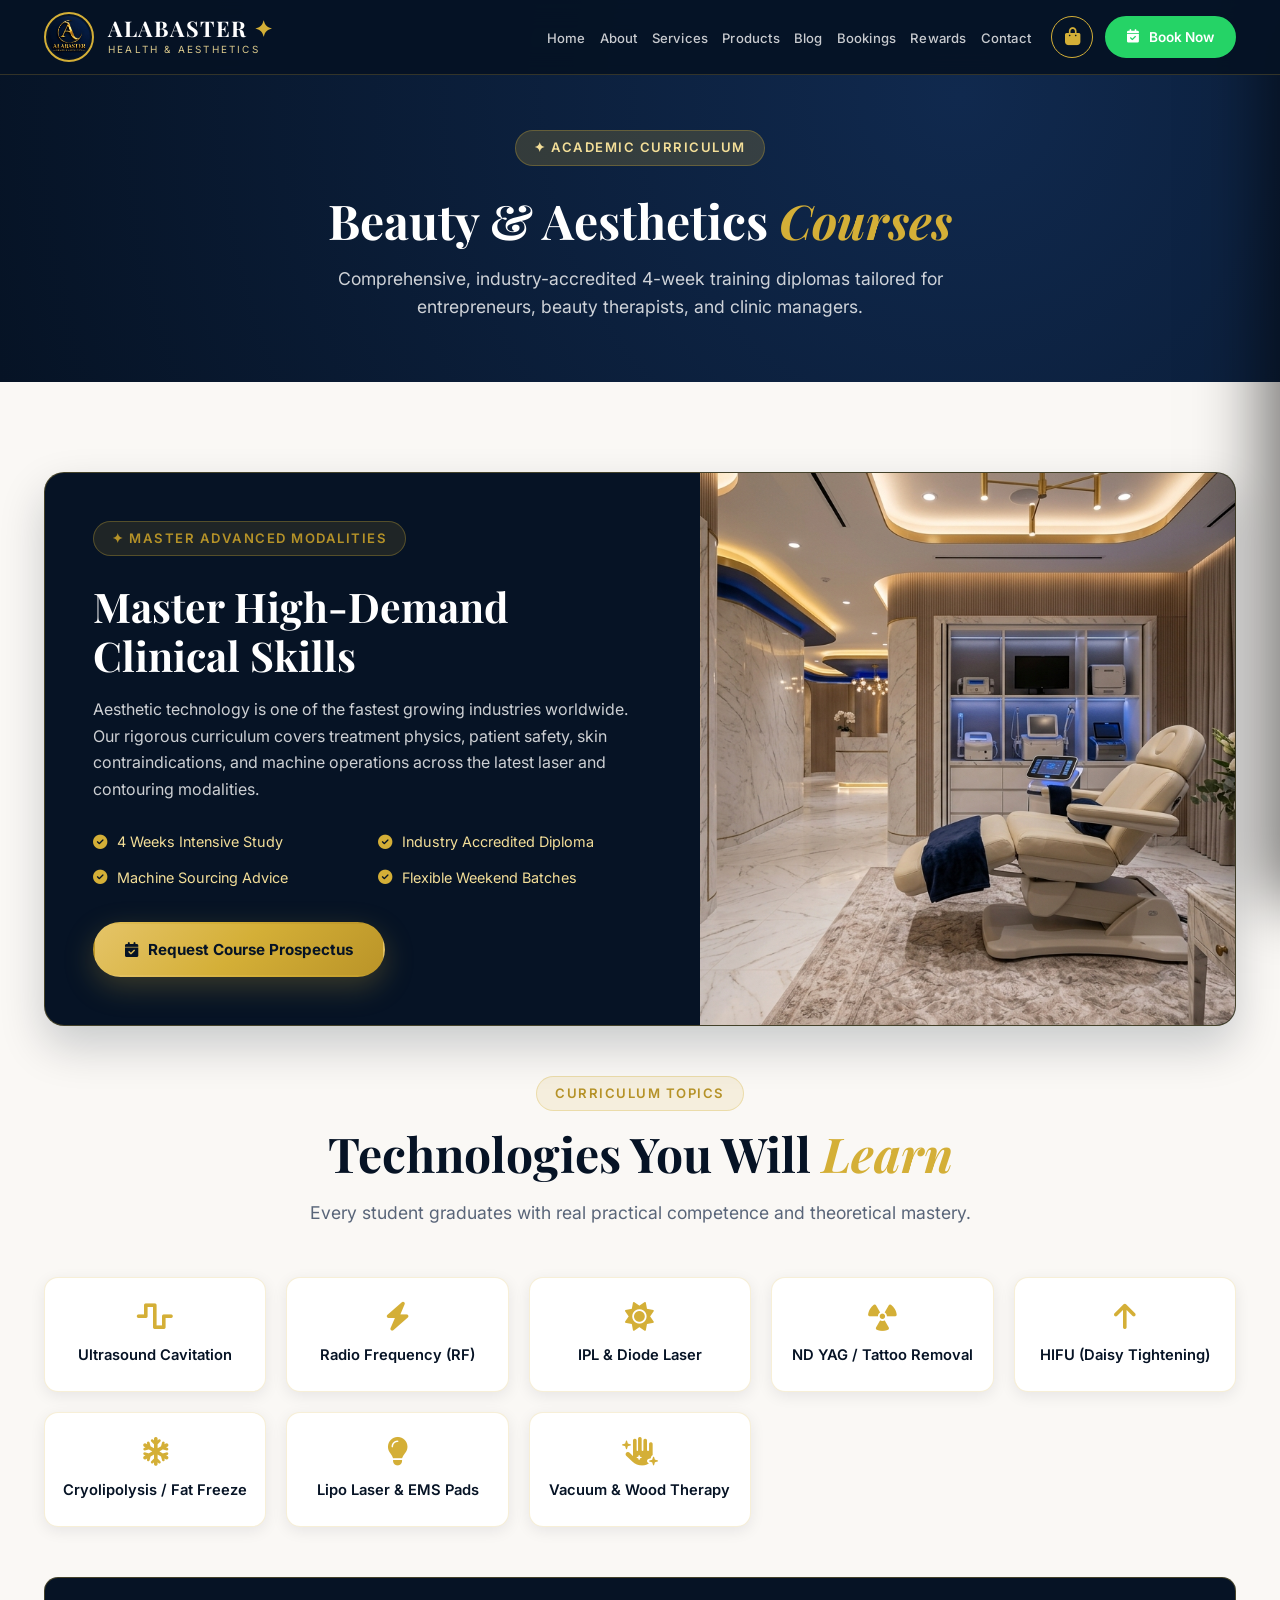
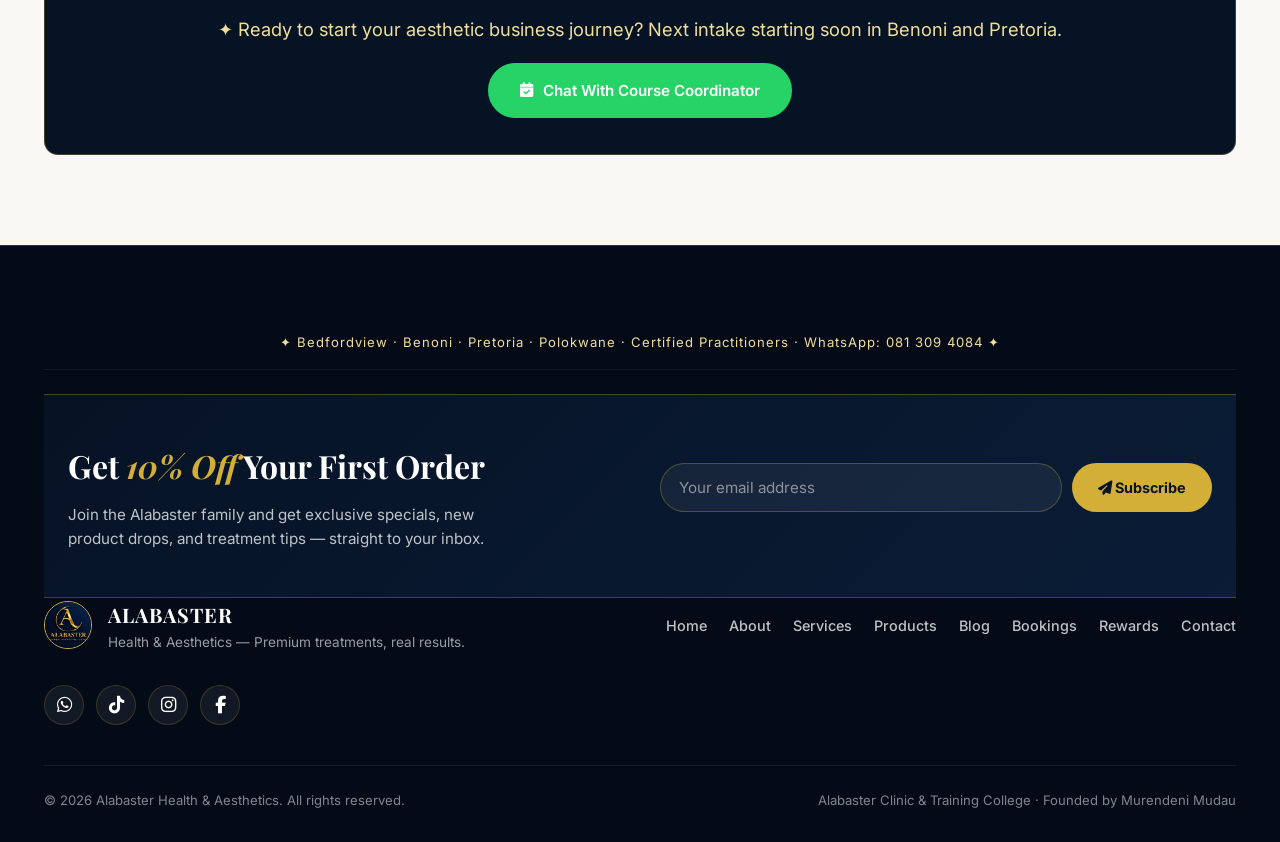
<file: courses.html>
<!DOCTYPE html>
<html lang="en">
<head>
    <meta charset="UTF-8" />
    <meta name="viewport" content="width=device-width, initial-scale=1.0" />
    <title>Courses Catalog · Alabaster Training College</title>
    <meta name="description" content="Study advanced aesthetic laser treatments, HIFU, fat freezing, cavitation, and radio frequency with our 4-week professional courses." />
    <link rel="preconnect" href="https://fonts.googleapis.com" />
    <link rel="preconnect" href="https://fonts.gstatic.com" crossorigin />
    <link href="https://fonts.googleapis.com/css2?family=Inter:opsz,wght@14..32,300;14..32,400;14..32,500;14..32,600;14..32,700&family=Playfair+Display:ital,wght@0,400;0,600;0,700;1,400&display=swap" rel="stylesheet" />
    <link rel="stylesheet" href="https://cdnjs.cloudflare.com/ajax/libs/font-awesome/6.5.0/css/all.min.css" />
    <link rel="stylesheet" href="css/style.css" />
</head>
<body>

    <header class="header" id="header">
        <div class="container header__inner">
            <a href="index.html" class="logo">
                <img src="image/logo.jpeg" alt="Alabaster Health & Aesthetics" class="logo__image" />
                <div class="logo__text-group">
                    <span class="logo__text">ALABASTER <span>✦</span></span>
                    <span class="logo__sub">Health &amp; Aesthetics</span>
                </div>
            </a>
            <button class="nav-toggle" id="navToggle" aria-label="Toggle navigation">
                <span class="nav-toggle__bar"></span>
                <span class="nav-toggle__bar"></span>
                <span class="nav-toggle__bar"></span>
            </button>
            <nav class="nav" id="nav">
                <ul class="nav__list">
                    <li><a href="index.html" class="nav__link">Home</a></li>
                    <li><a href="about.html" class="nav__link">About</a></li>
                    <li><a href="services.html" class="nav__link">Services</a></li>
                    <li><a href="products.html" class="nav__link">Products</a></li>
                    <li><a href="Blog.html" class="nav__link">Blog</a></li>
                    <li><a href="Bookings.html" class="nav__link">Bookings</a></li>
                    <li><a href="rewards.html" class="nav__link">Rewards</a></li>
                    <li><a href="contact.html" class="nav__link">Contact</a></li>
                </ul>
                <div class="header__actions">
                    <button class="cart-toggle" id="cartToggle" aria-label="Open cart">
                        <i class="fas fa-shopping-bag"></i>
                        <span class="cart-count" style="display:none;">0</span>
                    </button>
                    <a href="Bookings.html" class="btn btn--whatsapp btn--sm nav__cta"><i class="fas fa-calendar-check"></i> Book Now</a>
                </div>
            </nav>
        </div>
    </header>

    <div class="cart-overlay" id="cartOverlay"></div>
    <aside class="cart-drawer" id="cartDrawer" aria-label="Shopping cart">
        <div class="cart-drawer__header">
            <h3><i class="fas fa-shopping-bag"></i> Your Cart</h3>
            <button class="cart-drawer__close" id="cartClose" aria-label="Close cart"><i class="fas fa-times"></i></button>
        </div>
        <div class="cart-drawer__items"></div>
        <div class="cart-drawer__footer">
            <div class="cart-drawer__total"><span>Total</span><strong class="cart-drawer__total-amount">R0</strong></div>
            <button class="btn btn--gold cart-drawer__checkout" style="width:100%;"><i class="fas fa-lock"></i> Proceed To Checkout</button>
            <p class="cart-drawer__note"><i class="fas fa-info-circle"></i> Secure payment on the next page.</p>
        </div>
    </aside>

    <section style="background: radial-gradient(circle at 75% 25%, #10294e 0%, var(--navy) 100%); padding: 130px 0 60px; color: var(--white); text-align: center;">
        <div class="container">
            <span class="section-heading__tag" style="background: rgba(212,175,55,0.2); color: var(--gold-light);">✦ Academic Curriculum</span>
            <h1 class="section-heading__title" style="color: var(--white); margin-top: 12px;">Beauty &amp; Aesthetics <span>Courses</span></h1>
            <p class="section-heading__text" style="color: rgba(255,255,255,0.8); max-width: 680px; margin: 0 auto;">Comprehensive, industry-accredited 4-week training diplomas tailored for entrepreneurs, beauty therapists, and clinic managers.</p>
        </div>
    </section>

    <section class="page-section">
        <div class="container">
            <div class="showcase-banner" style="margin-bottom: 50px;">
                <div class="showcase-banner__inner">
                    <div class="showcase-banner__content">
                        <span class="section-heading__tag">✦ Master Advanced Modalities</span>
                        <h2 class="showcase-banner__title">Master High-Demand <span>Clinical Skills</span></h2>
                        <p class="showcase-banner__text">Aesthetic technology is one of the fastest growing industries worldwide. Our rigorous curriculum covers treatment physics, patient safety, skin contraindications, and machine operations across the latest laser and contouring modalities.</p>
                        <div class="showcase-banner__features">
                            <div class="showcase-banner__feature"><i class="fas fa-check-circle"></i> 4 Weeks Intensive Study</div>
                            <div class="showcase-banner__feature"><i class="fas fa-check-circle"></i> Industry Accredited Diploma</div>
                            <div class="showcase-banner__feature"><i class="fas fa-check-circle"></i> Machine Sourcing Advice</div>
                            <div class="showcase-banner__feature"><i class="fas fa-check-circle"></i> Flexible Weekend Batches</div>
                        </div>
                        <a href="Bookings.html?service=courses" class="btn btn--gold"><i class="fas fa-calendar-check"></i> Request Course Prospectus</a>
                    </div>
                    <div class="showcase-banner__media"><img src="image/clinic-suite.jpg" alt="Alabaster Aesthetics Equipment Suite" loading="lazy" /></div>
                </div>
            </div>
            <div class="section-heading">
                <span class="section-heading__tag">Curriculum Topics</span>
                <h2 class="section-heading__title">Technologies You Will <span>Learn</span></h2>
                <p class="section-heading__text">Every student graduates with real practical competence and theoretical mastery.</p>
            </div>
            <div class="courses__grid">
                <div class="course-card"><i class="fas fa-wave-square"></i><span>Ultrasound Cavitation</span></div>
                <div class="course-card"><i class="fas fa-bolt"></i><span>Radio Frequency (RF)</span></div>
                <div class="course-card"><i class="fas fa-sun"></i><span>IPL &amp; Diode Laser</span></div>
                <div class="course-card"><i class="fas fa-radiation"></i><span>ND YAG / Tattoo Removal</span></div>
                <div class="course-card"><i class="fas fa-arrow-up"></i><span>HIFU (Daisy Tightening)</span></div>
                <div class="course-card"><i class="fas fa-snowflake"></i><span>Cryolipolysis / Fat Freeze</span></div>
                <div class="course-card"><i class="fas fa-lightbulb"></i><span>Lipo Laser &amp; EMS Pads</span></div>
                <div class="course-card"><i class="fas fa-hand-sparkles"></i><span>Vacuum &amp; Wood Therapy</span></div>
            </div>
            <div class="specials__cta">
                <p>✦ Ready to start your aesthetic business journey? Next intake starting soon in Benoni and Pretoria.</p>
                <a href="Bookings.html?service=courses" class="btn btn--whatsapp"><i class="fas fa-calendar-check"></i> Chat With Course Coordinator</a>
            </div>
        </div>
    </section>

    <footer class="footer">
        <div class="container">
            <div class="footer__locations-bar">✦ Bedfordview · Benoni · Pretoria · Polokwane · Certified Practitioners · WhatsApp: 081 309 4084 ✦</div>

            <div class="newsletter-section">
                <div class="container">
                    <div class="newsletter-inner">
                        <div class="newsletter-text">
                            <h3>Get <span>10% Off</span> Your First Order</h3>
                            <p>Join the Alabaster family and get exclusive specials, new product drops, and treatment tips — straight to your inbox.</p>
                        </div>
                        <form class="newsletter-form">
                            <input type="email" placeholder="Your email address" required />
                            <button type="submit"><i class="fas fa-paper-plane"></i> Subscribe</button>
                            <div class="newsletter-msg"></div>
                        </form>
                    </div>
                </div>
            </div>

            <div class="footer__inner">
                <div class="footer__brand">
                    <img src="image/logo.jpeg" alt="Alabaster Health & Aesthetics" class="footer__logo-image" />
                    <div><div class="footer__brand-text">ALABASTER</div><p>Health &amp; Aesthetics — Premium treatments, real results.</p></div>
                </div>
                <div class="footer__links">
                    <a href="index.html">Home</a><a href="about.html">About</a><a href="services.html">Services</a><a href="products.html">Products</a><a href="Blog.html">Blog</a><a href="Bookings.html">Bookings</a><a href="rewards.html">Rewards</a><a href="contact.html">Contact</a>
                </div>
                <div class="footer__social">
                    <a href="https://wa.me/27813094084" target="_blank" aria-label="WhatsApp"><i class="fab fa-whatsapp"></i></a>
                    <a href="https://www.tiktok.com/@alabaster_health_aesthetics" target="_blank" aria-label="TikTok"><i class="fab fa-tiktok"></i></a>
                    <a href="https://www.instagram.com/alabaster_health_aesthetics" target="_blank" aria-label="Instagram"><i class="fab fa-instagram"></i></a>
                    <a href="https://www.facebook.com" target="_blank" aria-label="Facebook"><i class="fab fa-facebook-f"></i></a>
                </div>
            </div>
            <div class="footer__bottom">
                <p>&copy; 2026 Alabaster Health &amp; Aesthetics. All rights reserved.</p>
                <p class="footer__ai">Alabaster Clinic &amp; Training College · Founded by Murendeni Mudau</p>
            </div>
        </div>
    </footer>

    <script src="js/cart.js"></script>
    <script src="js/features.js"></script>
    <script src="js/script.js"></script>
</body>
</html>
</file>
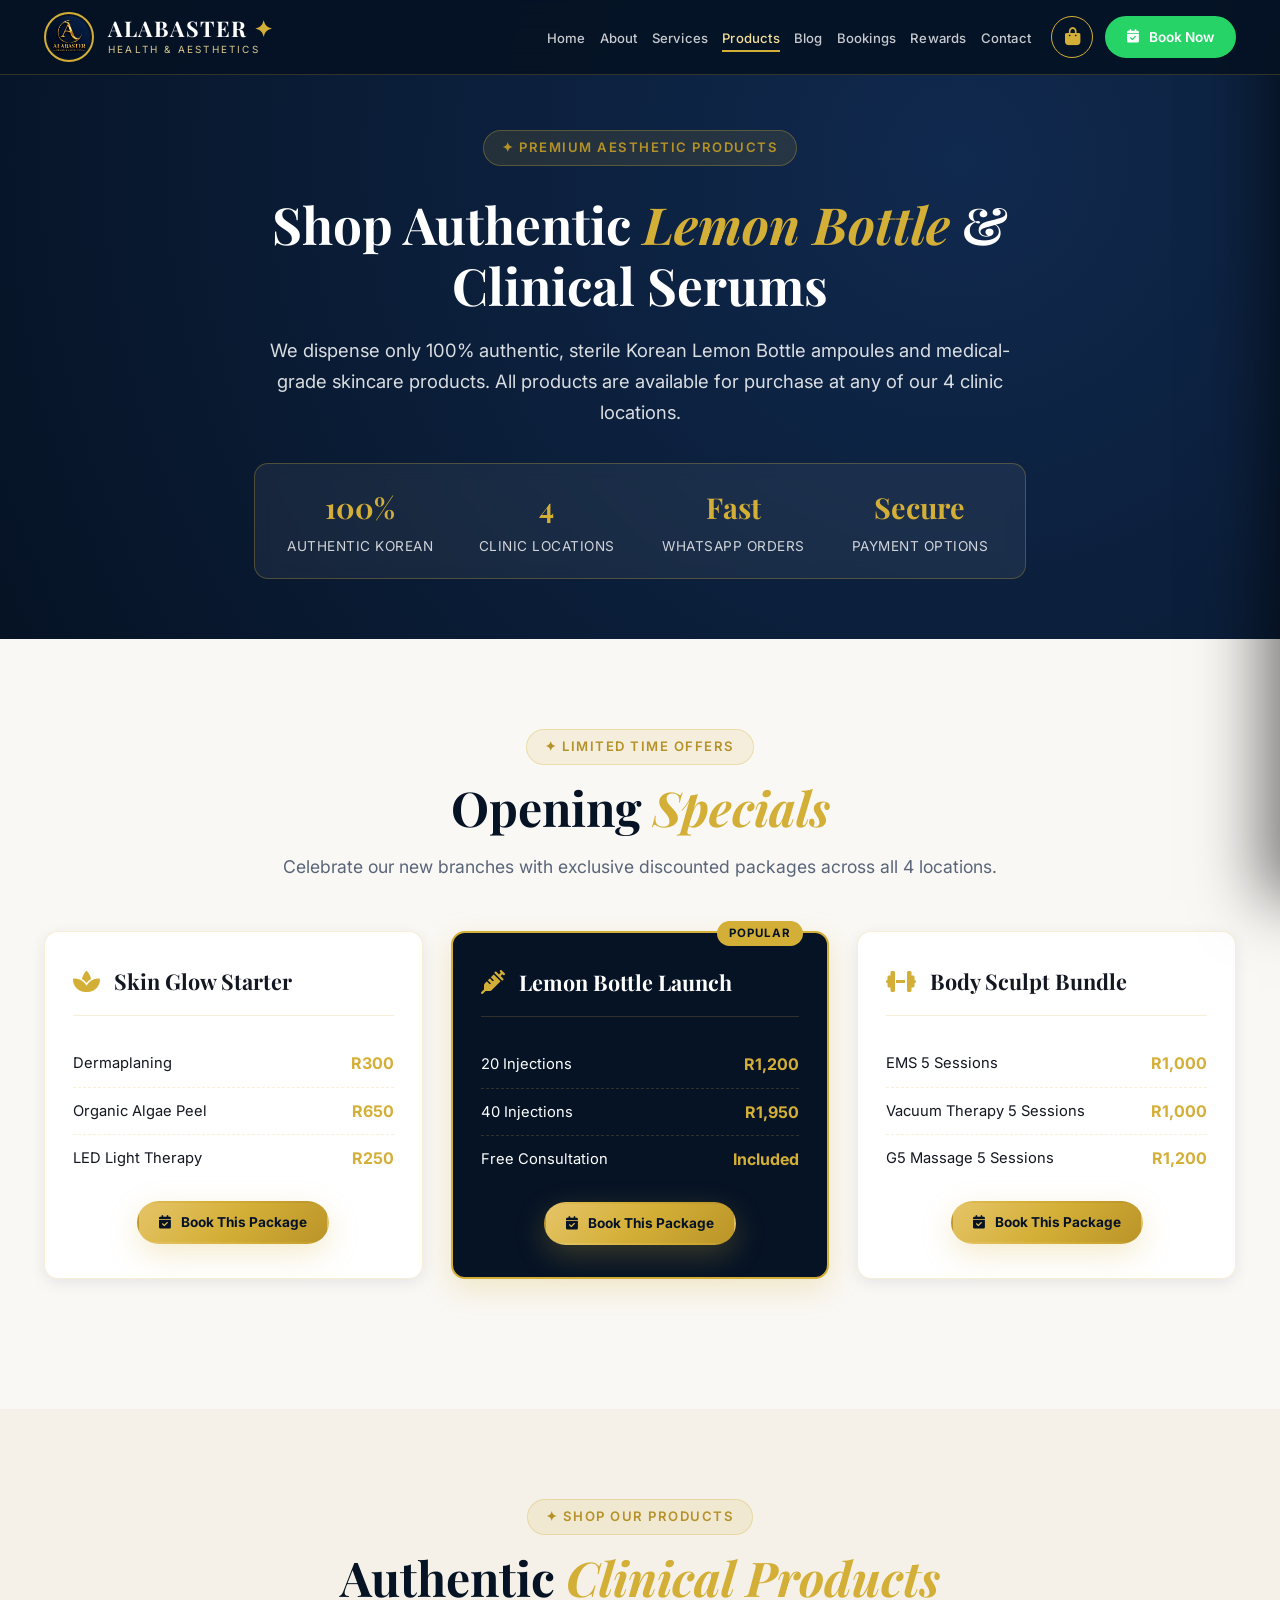
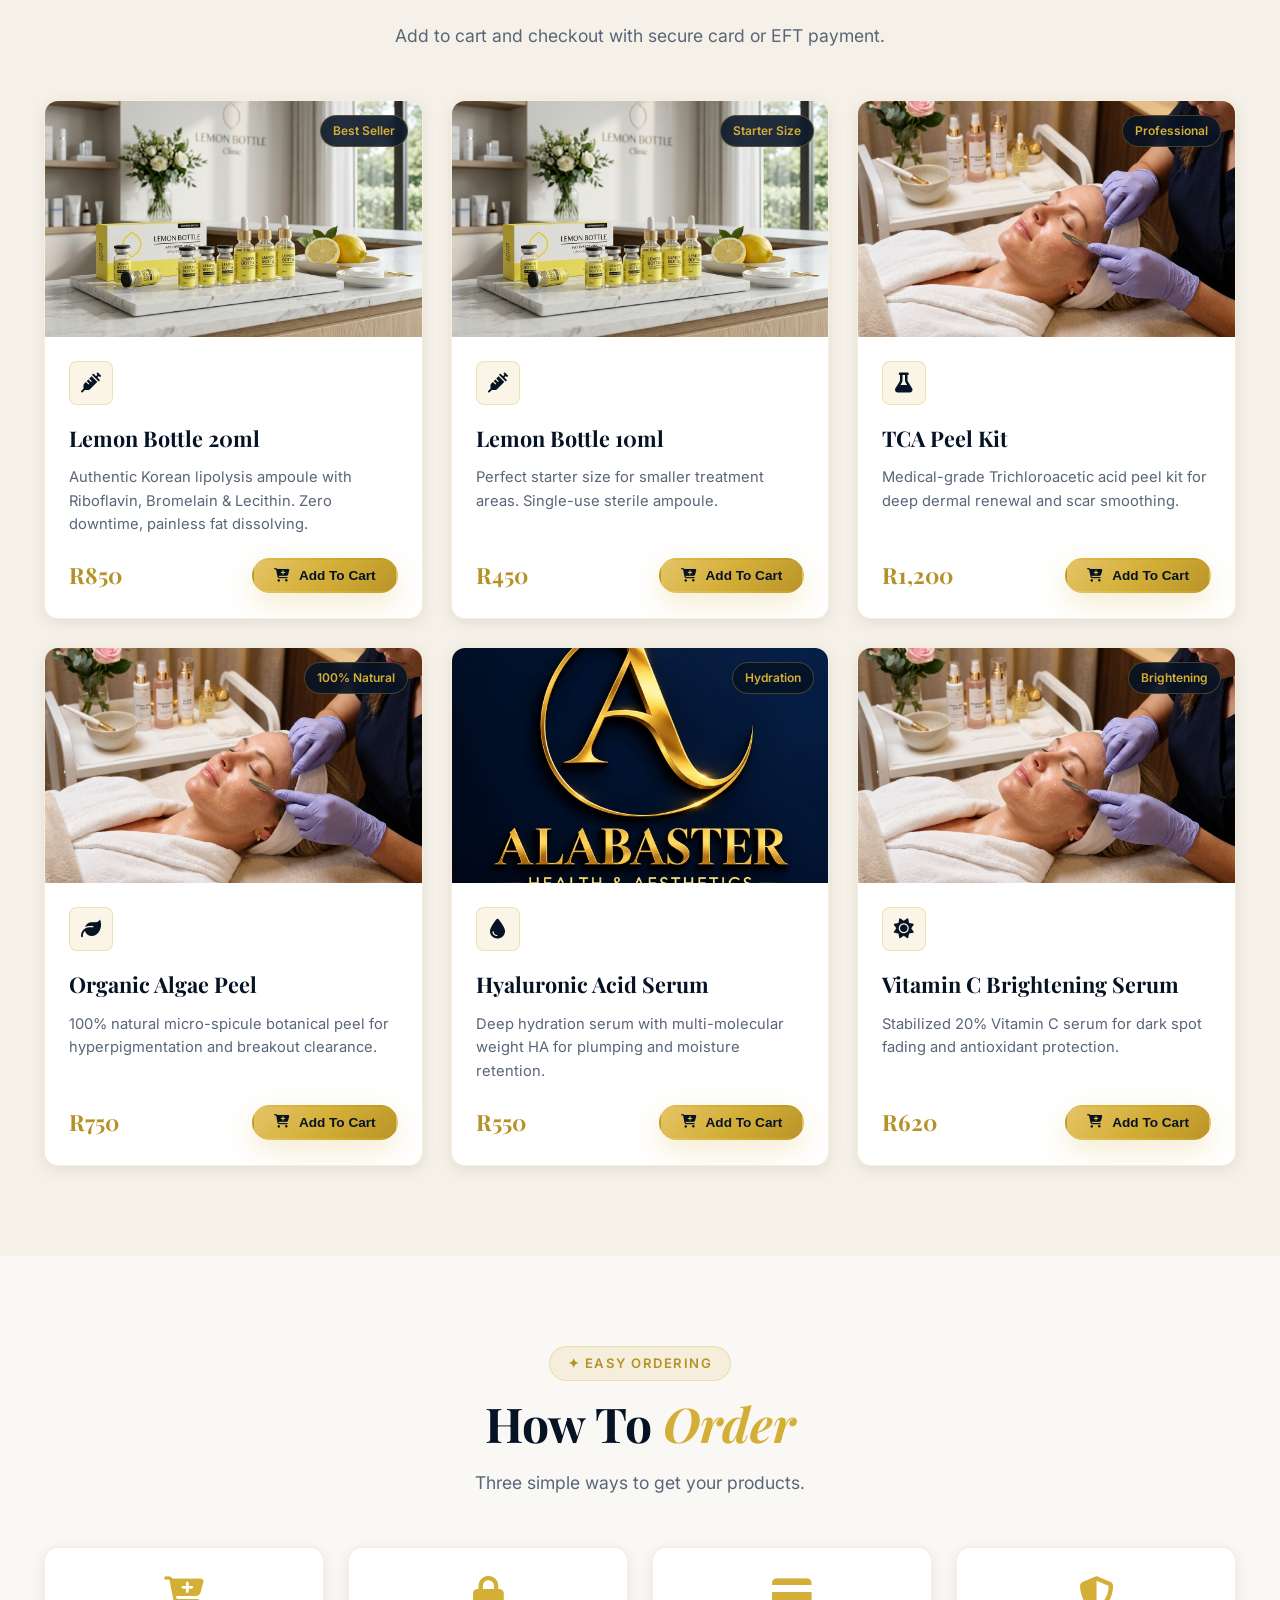
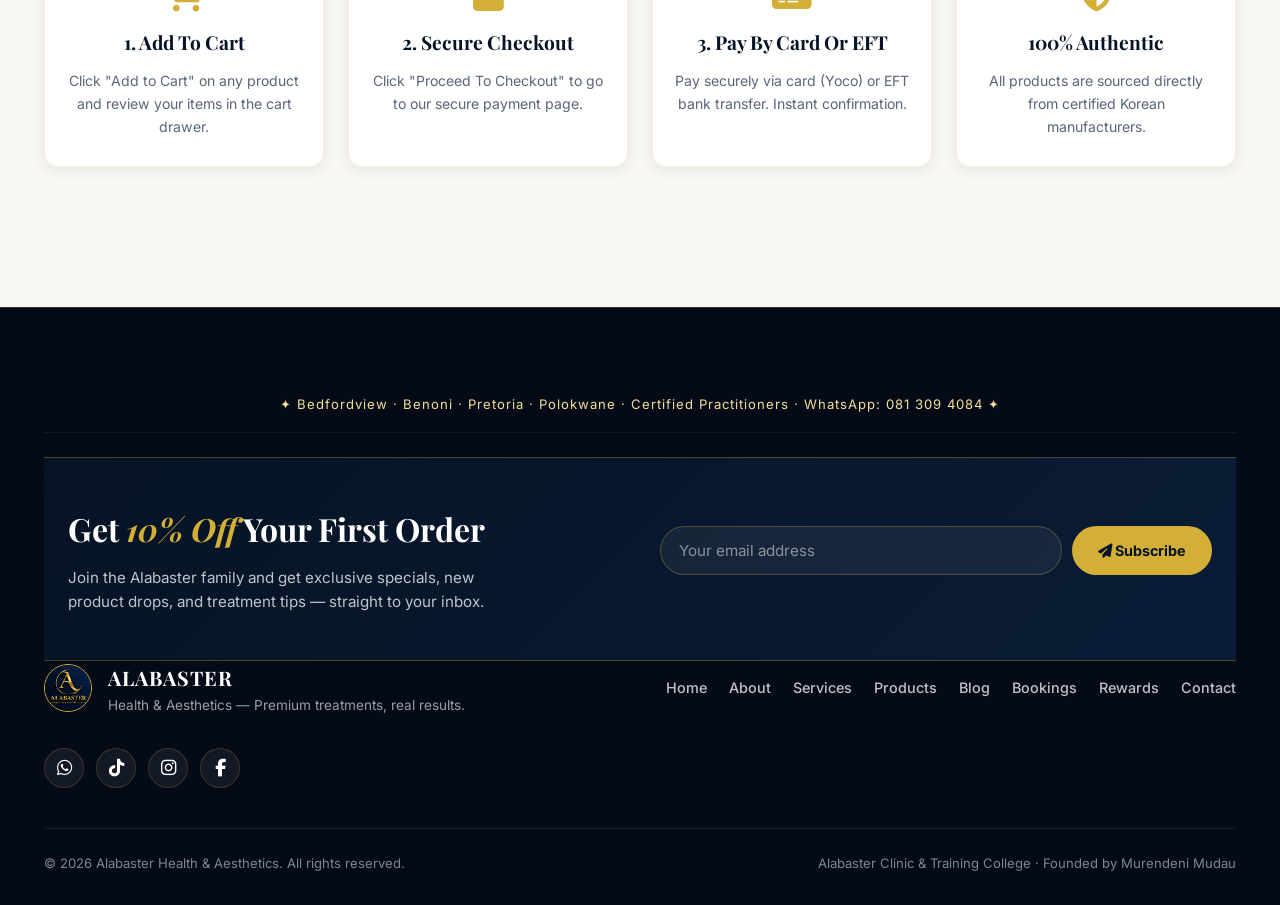
<file: products.html>
<!DOCTYPE html>
<html lang="en">
<head>
    <meta charset="UTF-8" />
    <meta name="viewport" content="width=device-width, initial-scale=1.0" />
    <title>Products &amp; Opening Specials · Alabaster Health &amp; Aesthetics</title>
    <meta name="description" content="Shop authentic Korean Lemon Bottle ampoules, premium serums, and opening specials at Alabaster Health & Aesthetics." />
    <link rel="preconnect" href="https://fonts.googleapis.com" />
    <link rel="preconnect" href="https://fonts.gstatic.com" crossorigin />
    <link href="https://fonts.googleapis.com/css2?family=Inter:opsz,wght@14..32,300;14..32,400;14..32,500;14..32,600;14..32,700&family=Playfair+Display:ital,wght@0,400;0,600;0,700;1,400&display=swap" rel="stylesheet" />
    <link rel="stylesheet" href="https://cdnjs.cloudflare.com/ajax/libs/font-awesome/6.5.0/css/all.min.css" />
    <link rel="stylesheet" href="css/style.css" />
</head>
<body>

    <header class="header" id="header">
        <div class="container header__inner">
            <a href="index.html" class="logo">
                <img src="image/logo.jpeg" alt="Alabaster Health & Aesthetics" class="logo__image" />
                <div class="logo__text-group">
                    <span class="logo__text">ALABASTER <span>✦</span></span>
                    <span class="logo__sub">Health &amp; Aesthetics</span>
                </div>
            </a>
            <button class="nav-toggle" id="navToggle" aria-label="Toggle navigation">
                <span class="nav-toggle__bar"></span>
                <span class="nav-toggle__bar"></span>
                <span class="nav-toggle__bar"></span>
            </button>
            <nav class="nav" id="nav">
                <ul class="nav__list">
                    <li><a href="index.html" class="nav__link">Home</a></li>
                    <li><a href="about.html" class="nav__link">About</a></li>
                    <li><a href="services.html" class="nav__link">Services</a></li>
                    <li><a href="products.html" class="nav__link active">Products</a></li>
                    <li><a href="Blog.html" class="nav__link">Blog</a></li>
                    <li><a href="Bookings.html" class="nav__link">Bookings</a></li>
                    <li><a href="rewards.html" class="nav__link">Rewards</a></li>
                    <li><a href="contact.html" class="nav__link">Contact</a></li>
                </ul>
                <div class="header__actions">
                    <button class="cart-toggle" id="cartToggle" aria-label="Open cart">
                        <i class="fas fa-shopping-bag"></i>
                        <span class="cart-count" style="display:none;">0</span>
                    </button>
                    <a href="Bookings.html" class="btn btn--whatsapp btn--sm nav__cta"><i class="fas fa-calendar-check"></i> Book Now</a>
                </div>
            </nav>
        </div>
    </header>

    <div class="cart-overlay" id="cartOverlay"></div>
    <aside class="cart-drawer" id="cartDrawer" aria-label="Shopping cart">
        <div class="cart-drawer__header">
            <h3><i class="fas fa-shopping-bag"></i> Your Cart</h3>
            <button class="cart-drawer__close" id="cartClose" aria-label="Close cart"><i class="fas fa-times"></i></button>
        </div>
        <div class="cart-drawer__items"></div>
        <div class="cart-drawer__footer">
            <div class="cart-drawer__total"><span>Total</span><strong class="cart-drawer__total-amount">R0</strong></div>
            <button class="btn btn--gold cart-drawer__checkout" style="width:100%;"><i class="fas fa-lock"></i> Proceed To Checkout</button>
            <p class="cart-drawer__note"><i class="fas fa-info-circle"></i> Secure payment on the next page.</p>
        </div>
    </aside>

    <section class="gallery-hero">
        <div class="container gallery-hero__inner">
            <span class="section-heading__tag">✦ Premium Aesthetic Products</span>
            <h1 class="gallery-hero__title">Shop Authentic <span>Lemon Bottle</span> &amp; Clinical Serums</h1>
            <p class="gallery-hero__text">We dispense only 100% authentic, sterile Korean Lemon Bottle ampoules and medical-grade skincare products. All products are available for purchase at any of our 4 clinic locations.</p>
            <div class="gallery-impact-bar">
                <div class="gallery-impact-item"><strong>100%</strong><span>Authentic Korean</span></div>
                <div class="gallery-impact-item"><strong>4</strong><span>Clinic Locations</span></div>
                <div class="gallery-impact-item"><strong>Fast</strong><span>WhatsApp Orders</span></div>
                <div class="gallery-impact-item"><strong>Secure</strong><span>Payment Options</span></div>
            </div>
        </div>
    </section>

    <section class="page-section">
        <div class="container">
            <div class="section-heading">
                <span class="section-heading__tag">✦ Limited Time Offers</span>
                <h2 class="section-heading__title">Opening <span>Specials</span></h2>
                <p class="section-heading__text">Celebrate our new branches with exclusive discounted packages across all 4 locations.</p>
            </div>
            <div class="specials__grid">
                <div class="special-card">
                    <div class="special-card__header"><i class="fas fa-spa"></i><h3>Skin Glow Starter</h3></div>
                    <ul class="special-card__list">
                        <li>Dermaplaning <strong>R300</strong></li>
                        <li>Organic Algae Peel <strong>R650</strong></li>
                        <li>LED Light Therapy <strong>R250</strong></li>
                    </ul>
                    <div style="text-align:center; margin-top:20px;">
                        <a href="Bookings.html?service=skin-glow" class="btn btn--gold btn--sm"><i class="fas fa-calendar-check"></i> Book This Package</a>
                    </div>
                </div>
                <div class="special-card special-card--highlight">
                    <div class="special-card__header"><i class="fas fa-syringe"></i><h3>Lemon Bottle Launch</h3></div>
                    <ul class="special-card__list">
                        <li>20 Injections <strong>R1,200</strong></li>
                        <li>40 Injections <strong>R1,950</strong></li>
                        <li>Free Consultation <strong>Included</strong></li>
                    </ul>
                    <div style="text-align:center; margin-top:20px;">
                        <a href="Bookings.html?service=lemon-bottle" class="btn btn--gold btn--sm"><i class="fas fa-calendar-check"></i> Book This Package</a>
                    </div>
                </div>
                <div class="special-card">
                    <div class="special-card__header"><i class="fas fa-dumbbell"></i><h3>Body Sculpt Bundle</h3></div>
                    <ul class="special-card__list">
                        <li>EMS 5 Sessions <strong>R1,000</strong></li>
                        <li>Vacuum Therapy 5 Sessions <strong>R1,000</strong></li>
                        <li>G5 Massage 5 Sessions <strong>R1,200</strong></li>
                    </ul>
                    <div style="text-align:center; margin-top:20px;">
                        <a href="Bookings.html?service=body-sculpt" class="btn btn--gold btn--sm"><i class="fas fa-calendar-check"></i> Book This Package</a>
                    </div>
                </div>
            </div>
        </div>
    </section>

    <section class="page-section" style="background: var(--off-white);">
        <div class="container">
            <div class="section-heading">
                <span class="section-heading__tag">✦ Shop Our Products</span>
                <h2 class="section-heading__title">Authentic <span>Clinical Products</span></h2>
                <p class="section-heading__text">Add to cart and checkout with secure card or EFT payment.</p>
            </div>

            <div class="services-preview__grid">
                <div class="service-card-media">
                    <div class="service-card-media__image-wrap">
                        <img src="image/lemon-bottle.jpg" alt="Lemon Bottle 20ml Ampoule" loading="lazy" />
                        <span class="service-card-media__badge">Best Seller</span>
                    </div>
                    <div class="service-card-media__body">
                        <div class="service-card-media__icon"><i class="fas fa-syringe"></i></div>
                        <h3 class="service-card-media__title">Lemon Bottle 20ml</h3>
                        <p class="service-card-media__desc">Authentic Korean lipolysis ampoule with Riboflavin, Bromelain &amp; Lecithin. Zero downtime, painless fat dissolving.</p>
                        <div style="display:flex; justify-content:space-between; align-items:center; margin-top:auto;">
                            <span style="font-family:var(--font-display); font-size:1.4rem; color:var(--gold-dark); font-weight:700;">R850</span>
                            <button class="btn btn--gold btn--sm" onclick="addToCart('lemon-20ml', 'Lemon Bottle 20ml', 850, 'image/lemon-bottle.jpg')"><i class="fas fa-cart-plus"></i> Add To Cart</button>
                        </div>
                    </div>
                </div>
                <div class="service-card-media">
                    <div class="service-card-media__image-wrap">
                        <img src="image/lemon-bottle.jpg" alt="Lemon Bottle 10ml Ampoule" loading="lazy" />
                        <span class="service-card-media__badge">Starter Size</span>
                    </div>
                    <div class="service-card-media__body">
                        <div class="service-card-media__icon"><i class="fas fa-syringe"></i></div>
                        <h3 class="service-card-media__title">Lemon Bottle 10ml</h3>
                        <p class="service-card-media__desc">Perfect starter size for smaller treatment areas. Single-use sterile ampoule.</p>
                        <div style="display:flex; justify-content:space-between; align-items:center; margin-top:auto;">
                            <span style="font-family:var(--font-display); font-size:1.4rem; color:var(--gold-dark); font-weight:700;">R450</span>
                            <button class="btn btn--gold btn--sm" onclick="addToCart('lemon-10ml', 'Lemon Bottle 10ml', 450, 'image/lemon-bottle.jpg')"><i class="fas fa-cart-plus"></i> Add To Cart</button>
                        </div>
                    </div>
                </div>
                <div class="service-card-media">
                    <div class="service-card-media__image-wrap">
                        <img src="image/skin-aesthetics.jpg" alt="TCA Medical Peel Kit" loading="lazy" />
                        <span class="service-card-media__badge">Professional</span>
                    </div>
                    <div class="service-card-media__body">
                        <div class="service-card-media__icon"><i class="fas fa-flask"></i></div>
                        <h3 class="service-card-media__title">TCA Peel Kit</h3>
                        <p class="service-card-media__desc">Medical-grade Trichloroacetic acid peel kit for deep dermal renewal and scar smoothing.</p>
                        <div style="display:flex; justify-content:space-between; align-items:center; margin-top:auto;">
                            <span style="font-family:var(--font-display); font-size:1.4rem; color:var(--gold-dark); font-weight:700;">R1,200</span>
                            <button class="btn btn--gold btn--sm" onclick="addToCart('tca-kit', 'TCA Peel Kit', 1200, 'image/skin-aesthetics.jpg')"><i class="fas fa-cart-plus"></i> Add To Cart</button>
                        </div>
                    </div>
                </div>
                <div class="service-card-media">
                    <div class="service-card-media__image-wrap">
                        <img src="image/skin-aesthetics.jpg" alt="Organic Algae Peel" loading="lazy" />
                        <span class="service-card-media__badge">100% Natural</span>
                    </div>
                    <div class="service-card-media__body">
                        <div class="service-card-media__icon"><i class="fas fa-leaf"></i></div>
                        <h3 class="service-card-media__title">Organic Algae Peel</h3>
                        <p class="service-card-media__desc">100% natural micro-spicule botanical peel for hyperpigmentation and breakout clearance.</p>
                        <div style="display:flex; justify-content:space-between; align-items:center; margin-top:auto;">
                            <span style="font-family:var(--font-display); font-size:1.4rem; color:var(--gold-dark); font-weight:700;">R750</span>
                            <button class="btn btn--gold btn--sm" onclick="addToCart('algae-peel', 'Organic Algae Peel', 750, 'image/skin-aesthetics.jpg')"><i class="fas fa-cart-plus"></i> Add To Cart</button>
                        </div>
                    </div>
                </div>
                <div class="service-card-media">
                    <div class="service-card-media__image-wrap">
                        <img src="image/logo.jpeg" alt="Hyaluronic Acid Serum" loading="lazy" />
                        <span class="service-card-media__badge">Hydration</span>
                    </div>
                    <div class="service-card-media__body">
                        <div class="service-card-media__icon"><i class="fas fa-tint"></i></div>
                        <h3 class="service-card-media__title">Hyaluronic Acid Serum</h3>
                        <p class="service-card-media__desc">Deep hydration serum with multi-molecular weight HA for plumping and moisture retention.</p>
                        <div style="display:flex; justify-content:space-between; align-items:center; margin-top:auto;">
                            <span style="font-family:var(--font-display); font-size:1.4rem; color:var(--gold-dark); font-weight:700;">R550</span>
                            <button class="btn btn--gold btn--sm" onclick="addToCart('ha-serum', 'Hyaluronic Acid Serum', 550, 'image/logo.jpeg')"><i class="fas fa-cart-plus"></i> Add To Cart</button>
                        </div>
                    </div>
                </div>
                <div class="service-card-media">
                    <div class="service-card-media__image-wrap">
                        <img src="image/skin-aesthetics.jpg" alt="Vitamin C Brightening Serum" loading="lazy" />
                        <span class="service-card-media__badge">Brightening</span>
                    </div>
                    <div class="service-card-media__body">
                        <div class="service-card-media__icon"><i class="fas fa-sun"></i></div>
                        <h3 class="service-card-media__title">Vitamin C Brightening Serum</h3>
                        <p class="service-card-media__desc">Stabilized 20% Vitamin C serum for dark spot fading and antioxidant protection.</p>
                        <div style="display:flex; justify-content:space-between; align-items:center; margin-top:auto;">
                            <span style="font-family:var(--font-display); font-size:1.4rem; color:var(--gold-dark); font-weight:700;">R620</span>
                            <button class="btn btn--gold btn--sm" onclick="addToCart('vitc-serum', 'Vitamin C Serum', 620, 'image/skin-aesthetics.jpg')"><i class="fas fa-cart-plus"></i> Add To Cart</button>
                        </div>
                    </div>
                </div>
            </div>
        </div>
    </section>

    <section class="page-section">
        <div class="container">
            <div class="section-heading">
                <span class="section-heading__tag">✦ Easy Ordering</span>
                <h2 class="section-heading__title">How To <span>Order</span></h2>
                <p class="section-heading__text">Three simple ways to get your products.</p>
            </div>
            <div class="training__grid">
                <div class="training-card"><i class="fas fa-cart-plus"></i><h4>1. Add To Cart</h4><p>Click "Add to Cart" on any product and review your items in the cart drawer.</p></div>
                <div class="training-card"><i class="fas fa-lock"></i><h4>2. Secure Checkout</h4><p>Click "Proceed To Checkout" to go to our secure payment page.</p></div>
                <div class="training-card"><i class="fas fa-credit-card"></i><h4>3. Pay By Card Or EFT</h4><p>Pay securely via card (Yoco) or EFT bank transfer. Instant confirmation.</p></div>
                <div class="training-card"><i class="fas fa-shield-alt"></i><h4>100% Authentic</h4><p>All products are sourced directly from certified Korean manufacturers.</p></div>
            </div>
        </div>
    </section>

    <footer class="footer">
        <div class="container">
            <div class="footer__locations-bar">✦ Bedfordview · Benoni · Pretoria · Polokwane · Certified Practitioners · WhatsApp: 081 309 4084 ✦</div>

            <div class="newsletter-section">
                <div class="container">
                    <div class="newsletter-inner">
                        <div class="newsletter-text">
                            <h3>Get <span>10% Off</span> Your First Order</h3>
                            <p>Join the Alabaster family and get exclusive specials, new product drops, and treatment tips — straight to your inbox.</p>
                        </div>
                        <form class="newsletter-form">
                            <input type="email" placeholder="Your email address" required />
                            <button type="submit"><i class="fas fa-paper-plane"></i> Subscribe</button>
                            <div class="newsletter-msg"></div>
                        </form>
                    </div>
                </div>
            </div>

            <div class="footer__inner">
                <div class="footer__brand">
                    <img src="image/logo.jpeg" alt="Alabaster Health & Aesthetics" class="footer__logo-image" />
                    <div><div class="footer__brand-text">ALABASTER</div><p>Health &amp; Aesthetics — Premium treatments, real results.</p></div>
                </div>
                <div class="footer__links">
                    <a href="index.html">Home</a><a href="about.html">About</a><a href="services.html">Services</a><a href="products.html">Products</a><a href="Blog.html">Blog</a><a href="Bookings.html">Bookings</a><a href="rewards.html">Rewards</a><a href="contact.html">Contact</a>
                </div>
                <div class="footer__social">
                    <a href="https://wa.me/27813094084" target="_blank" aria-label="WhatsApp"><i class="fab fa-whatsapp"></i></a>
                    <a href="https://www.tiktok.com/@alabaster_health_aesthetics" target="_blank" aria-label="TikTok"><i class="fab fa-tiktok"></i></a>
                    <a href="https://www.instagram.com/alabaster_health_aesthetics" target="_blank" aria-label="Instagram"><i class="fab fa-instagram"></i></a>
                    <a href="https://www.facebook.com" target="_blank" aria-label="Facebook"><i class="fab fa-facebook-f"></i></a>
                </div>
            </div>
            <div class="footer__bottom">
                <p>&copy; 2026 Alabaster Health &amp; Aesthetics. All rights reserved.</p>
                <p class="footer__ai">Alabaster Clinic &amp; Training College · Founded by Murendeni Mudau</p>
            </div>
        </div>
    </footer>

    <script src="js/cart.js"></script>
    <script src="js/features.js"></script>
    <script src="js/script.js"></script>
</body>
</html>
</file>
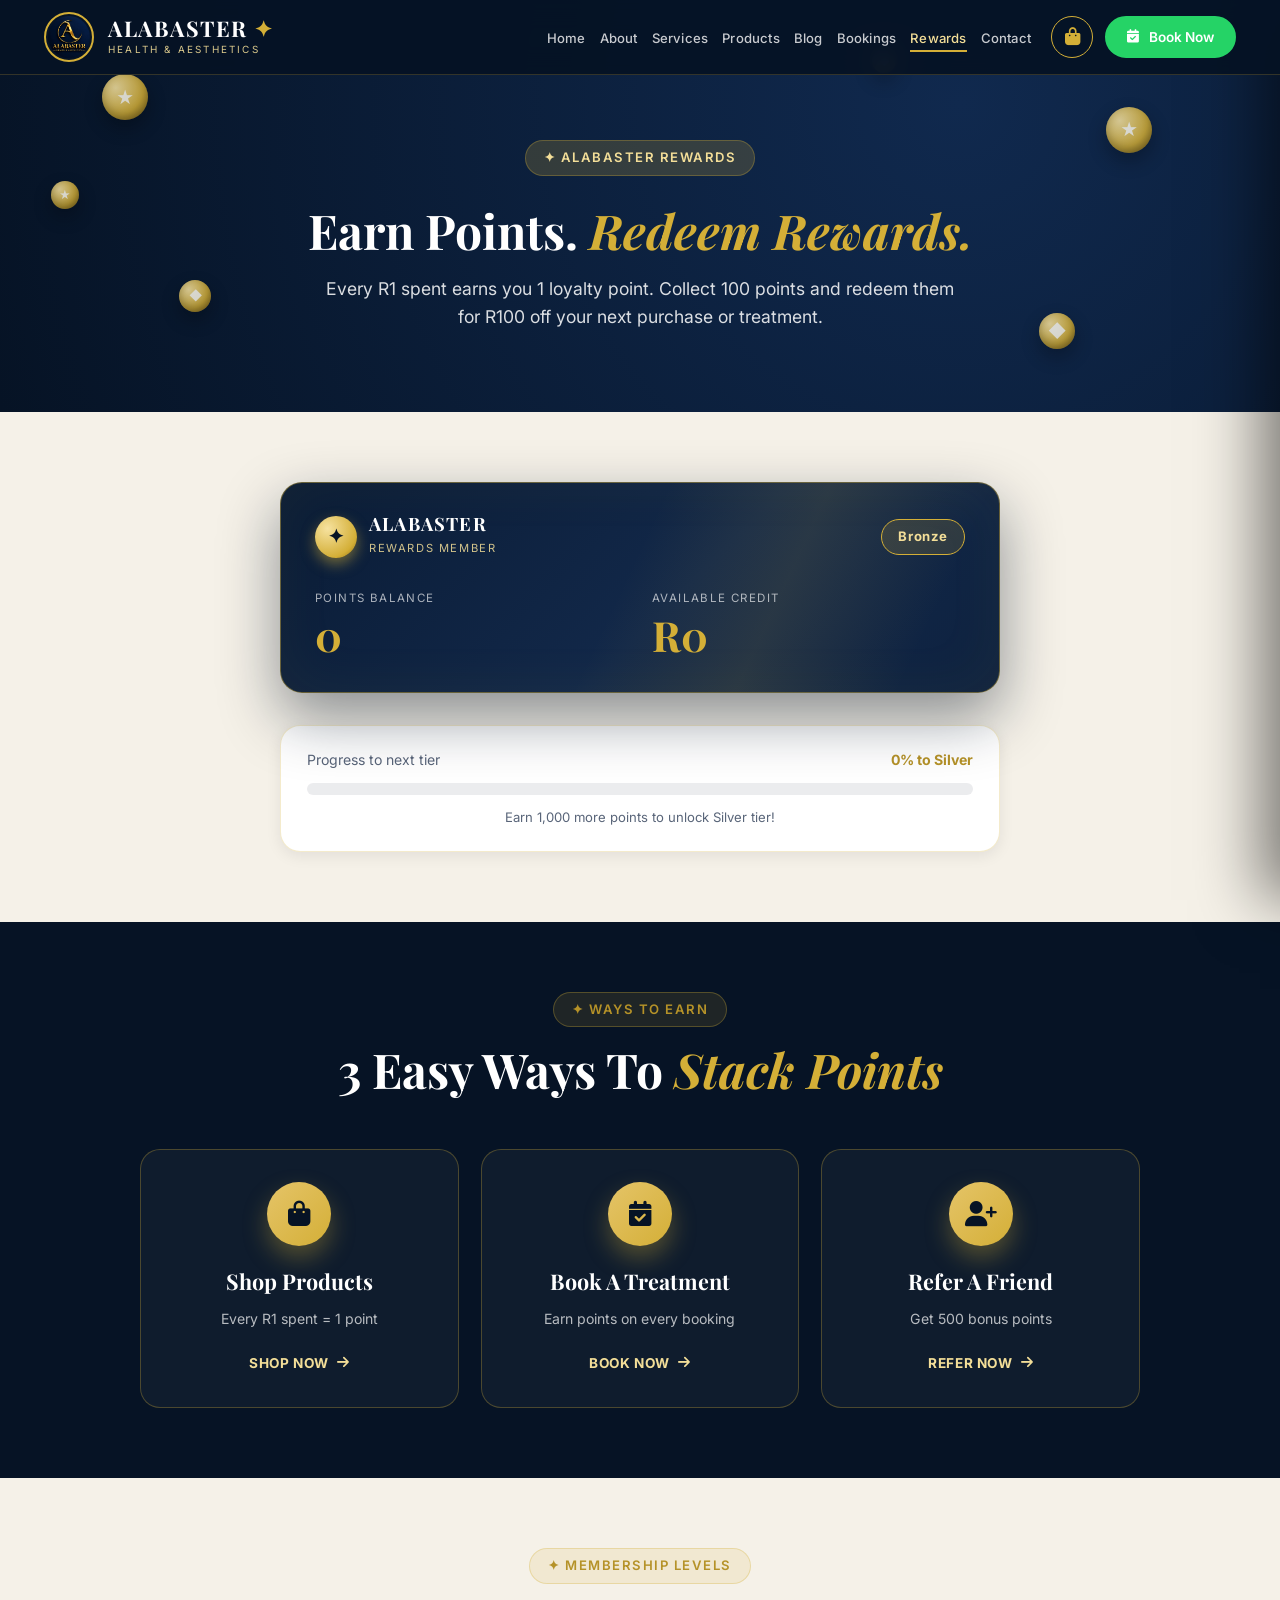
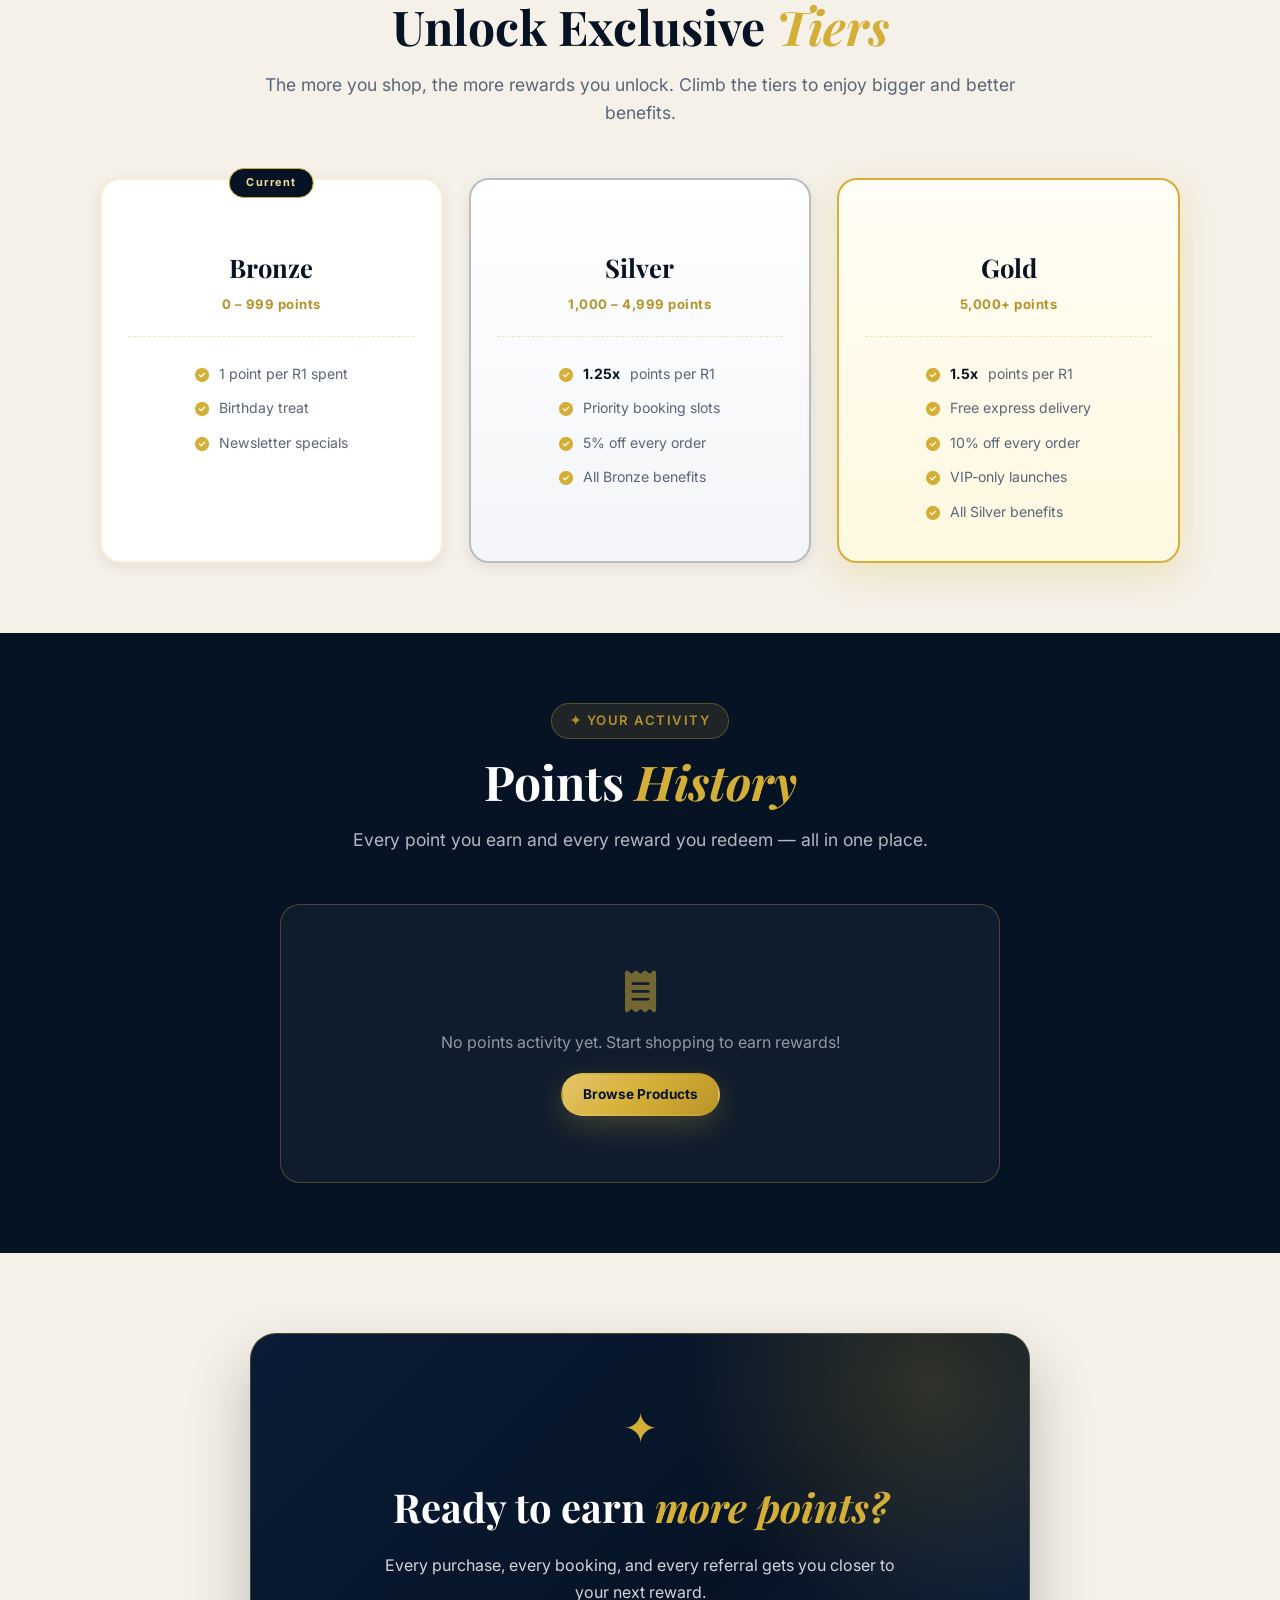
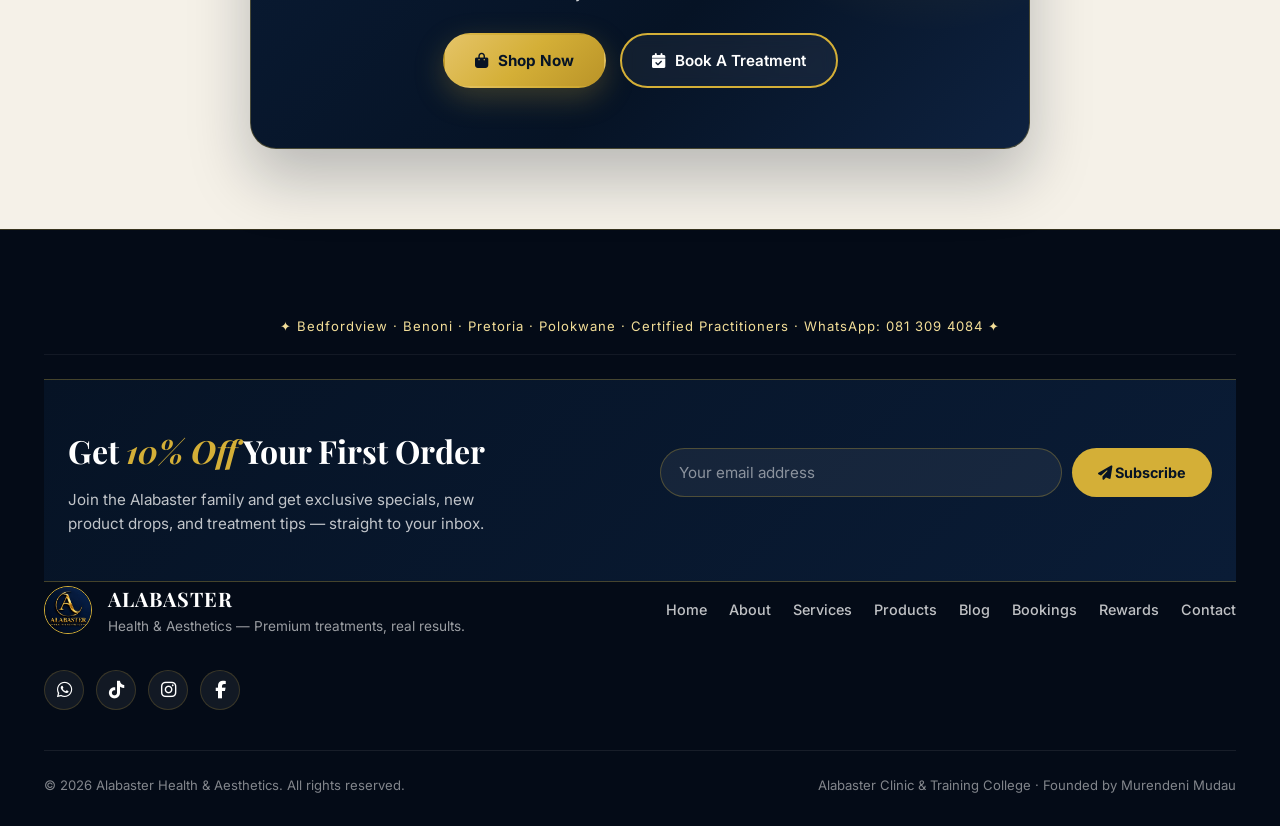
<file: rewards.html>
<!DOCTYPE html>
<html lang="en">
<head>
    <meta charset="UTF-8" />
    <meta name="viewport" content="width=device-width, initial-scale=1.0" />
    <title>Alabaster Rewards · Loyalty Program</title>
    <meta name="description" content="Earn points on every purchase at Alabaster Health & Aesthetics. Redeem for discounts on future orders and treatments." />
    <link rel="preconnect" href="https://fonts.googleapis.com" />
    <link rel="preconnect" href="https://fonts.gstatic.com" crossorigin />
    <link href="https://fonts.googleapis.com/css2?family=Inter:opsz,wght@14..32,300;14..32,400;14..32,500;14..32,600;14..32,700&family=Playfair+Display:ital,wght@0,400;0,600;0,700;1,400&display=swap" rel="stylesheet" />
    <link rel="stylesheet" href="https://cdnjs.cloudflare.com/ajax/libs/font-awesome/6.5.0/css/all.min.css" />
    <link rel="stylesheet" href="css/style.css" />
</head>
<body>

    <header class="header" id="header">
        <div class="container header__inner">
            <a href="index.html" class="logo">
                <img src="image/logo.jpeg" alt="Alabaster Health & Aesthetics" class="logo__image" />
                <div class="logo__text-group">
                    <span class="logo__text">ALABASTER <span>✦</span></span>
                    <span class="logo__sub">Health &amp; Aesthetics</span>
                </div>
            </a>
            <button class="nav-toggle" id="navToggle" aria-label="Toggle navigation">
                <span class="nav-toggle__bar"></span>
                <span class="nav-toggle__bar"></span>
                <span class="nav-toggle__bar"></span>
            </button>
            <nav class="nav" id="nav">
                <ul class="nav__list">
                    <li><a href="index.html" class="nav__link">Home</a></li>
                    <li><a href="about.html" class="nav__link">About</a></li>
                    <li><a href="services.html" class="nav__link">Services</a></li>
                    <li><a href="products.html" class="nav__link">Products</a></li>
                    <li><a href="Blog.html" class="nav__link">Blog</a></li>
                    <li><a href="Bookings.html" class="nav__link">Bookings</a></li>
                    <li><a href="rewards.html" class="nav__link active">Rewards</a></li>
                    <li><a href="contact.html" class="nav__link">Contact</a></li>
                </ul>
                <div class="header__actions">
                    <button class="cart-toggle" id="cartToggle" aria-label="Open cart">
                        <i class="fas fa-shopping-bag"></i>
                        <span class="cart-count" style="display:none;">0</span>
                    </button>
                    <a href="Bookings.html" class="btn btn--whatsapp btn--sm nav__cta"><i class="fas fa-calendar-check"></i> Book Now</a>
                </div>
            </nav>
        </div>
    </header>

    <div class="cart-overlay" id="cartOverlay"></div>
    <aside class="cart-drawer" id="cartDrawer" aria-label="Shopping cart">
        <div class="cart-drawer__header">
            <h3><i class="fas fa-shopping-bag"></i> Your Cart</h3>
            <button class="cart-drawer__close" id="cartClose" aria-label="Close cart"><i class="fas fa-times"></i></button>
        </div>
        <div class="cart-drawer__items"></div>
        <div class="cart-drawer__footer">
            <div class="cart-drawer__total"><span>Total</span><strong class="cart-drawer__total-amount">R0</strong></div>
            <button class="btn btn--gold cart-drawer__checkout" style="width:100%;"><i class="fas fa-lock"></i> Proceed To Checkout</button>
            <p class="cart-drawer__note"><i class="fas fa-info-circle"></i> Secure payment on the next page.</p>
        </div>
    </aside>

    <!-- ============================================================
         HERO WITH FLOATING COINS
         ============================================================ -->
    <section class="rewards-hero">
        <div class="rewards-hero__coins" aria-hidden="true">
            <span class="coin coin--1">★</span>
            <span class="coin coin--2">◆</span>
            <span class="coin coin--3">★</span>
            <span class="coin coin--4">◆</span>
            <span class="coin coin--5">★</span>
            <span class="coin coin--6">◆</span>
        </div>
        <div class="container rewards-hero__inner">
            <span class="section-heading__tag" style="background: rgba(212,175,55,0.2); color: var(--gold-light);">✦ Alabaster Rewards</span>
            <h1 class="section-heading__title" style="color: var(--white); margin-top: 12px;">Earn Points. <span>Redeem Rewards.</span></h1>
            <p class="section-heading__text" style="color: rgba(255,255,255,0.85); max-width: 640px; margin: 0 auto;">Every R1 spent earns you 1 loyalty point. Collect 100 points and redeem them for R100 off your next purchase or treatment.</p>
        </div>
    </section>

    <!-- ============================================================
         MEMBERSHIP CARD + PROGRESS
         ============================================================ -->
    <section class="rewards-section">
        <div class="container">
            <div class="membership-card" id="membershipCard">
                <div class="membership-card__shine"></div>
                <div class="membership-card__top">
                    <div class="membership-card__brand">
                        <span class="membership-card__logo">✦</span>
                        <div>
                            <strong>ALABASTER</strong>
                            <small>Rewards Member</small>
                        </div>
                    </div>
                    <span class="membership-card__tier" id="memberTierBadge">Bronze</span>
                </div>
                <div class="membership-card__bottom">
                    <div class="membership-card__stat">
                        <span class="membership-card__label">Points Balance</span>
                        <strong class="membership-card__value loyalty-points">0</strong>
                    </div>
                    <div class="membership-card__stat">
                        <span class="membership-card__label">Available Credit</span>
                        <strong class="membership-card__value loyalty-credit">R0</strong>
                    </div>
                </div>
            </div>

            <!-- Tier Progress Bar -->
            <div class="tier-progress">
                <div class="tier-progress__header">
                    <span>Progress to next tier</span>
                    <strong id="tierProgressText">0% to Silver</strong>
                </div>
                <div class="tier-progress__bar">
                    <div class="tier-progress__fill" id="tierProgressFill"></div>
                </div>
                <p class="tier-progress__hint" id="tierProgressHint">Earn 1,000 points to reach Silver tier and unlock 1.25x points!</p>
            </div>
        </div>
    </section>

    <!-- ============================================================
         HOW TO EARN — ACTION TILES
         ============================================================ -->
    <section class="rewards-section rewards-section--dark">
        <div class="container">
            <div class="section-heading">
                <span class="section-heading__tag">✦ Ways To Earn</span>
                <h2 class="section-heading__title" style="color: var(--white);">3 Easy Ways To <span>Stack Points</span></h2>
            </div>
            <div class="earn-tiles">
                <a href="products.html" class="earn-tile">
                    <div class="earn-tile__icon"><i class="fas fa-shopping-bag"></i></div>
                    <h3>Shop Products</h3>
                    <p>Every R1 spent = 1 point</p>
                    <span class="earn-tile__cta">Shop Now <i class="fas fa-arrow-right"></i></span>
                </a>
                <a href="Bookings.html" class="earn-tile">
                    <div class="earn-tile__icon"><i class="fas fa-calendar-check"></i></div>
                    <h3>Book A Treatment</h3>
                    <p>Earn points on every booking</p>
                    <span class="earn-tile__cta">Book Now <i class="fas fa-arrow-right"></i></span>
                </a>
                <a href="https://wa.me/27813094084?text=Hi%20Alabaster%2C%20I'd%20like%20to%20refer%20a%20friend%20to%20earn%20rewards!" target="_blank" class="earn-tile">
                    <div class="earn-tile__icon"><i class="fas fa-user-plus"></i></div>
                    <h3>Refer A Friend</h3>
                    <p>Get 500 bonus points</p>
                    <span class="earn-tile__cta">Refer Now <i class="fas fa-arrow-right"></i></span>
                </a>
            </div>
        </div>
    </section>

    <!-- ============================================================
         TIERS
         ============================================================ -->
    <section class="rewards-section">
        <div class="container">
            <div class="section-heading">
                <span class="section-heading__tag">✦ Membership Levels</span>
                <h2 class="section-heading__title">Unlock Exclusive <span>Tiers</span></h2>
                <p class="section-heading__text">The more you shop, the more rewards you unlock. Climb the tiers to enjoy bigger and better benefits.</p>
            </div>
            <div class="tiers-grid">
                <div class="tier-card-v2">
                    <div class="tier-card-v2__ribbon">Current</div>
                    <div class="tier-card-v2__medal"></div>
                    <h3>Bronze</h3>
                    <p class="tier-card-v2__range">0 – 999 points</p>
                    <ul>
                        <li><i class="fas fa-check-circle"></i> 1 point per R1 spent</li>
                        <li><i class="fas fa-check-circle"></i> Birthday treat</li>
                        <li><i class="fas fa-check-circle"></i> Newsletter specials</li>
                    </ul>
                </div>
                <div class="tier-card-v2 tier-card-v2--silver">
                    <div class="tier-card-v2__medal"></div>
                    <h3>Silver</h3>
                    <p class="tier-card-v2__range">1,000 – 4,999 points</p>
                    <ul>
                        <li><i class="fas fa-check-circle"></i> <strong>1.25x</strong> points per R1</li>
                        <li><i class="fas fa-check-circle"></i> Priority booking slots</li>
                        <li><i class="fas fa-check-circle"></i> 5% off every order</li>
                        <li><i class="fas fa-check-circle"></i> All Bronze benefits</li>
                    </ul>
                </div>
                <div class="tier-card-v2 tier-card-v2--gold">
                    <div class="tier-card-v2__medal"></div>
                    <h3>Gold</h3>
                    <p class="tier-card-v2__range">5,000+ points</p>
                    <ul>
                        <li><i class="fas fa-check-circle"></i> <strong>1.5x</strong> points per R1</li>
                        <li><i class="fas fa-check-circle"></i> Free express delivery</li>
                        <li><i class="fas fa-check-circle"></i> 10% off every order</li>
                        <li><i class="fas fa-check-circle"></i> VIP-only launches</li>
                        <li><i class="fas fa-check-circle"></i> All Silver benefits</li>
                    </ul>
                </div>
            </div>
        </div>
    </section>

    <!-- ============================================================
         HISTORY
         ============================================================ -->
    <section class="rewards-section rewards-section--dark">
        <div class="container">
            <div class="section-heading">
                <span class="section-heading__tag">✦ Your Activity</span>
                <h2 class="section-heading__title" style="color: var(--white);">Points <span>History</span></h2>
                <p class="section-heading__text" style="color: rgba(255,255,255,0.7);">Every point you earn and every reward you redeem — all in one place.</p>
            </div>
            <div id="loyaltyHistory" class="history-list">
                <div class="history-list__empty">
                    <i class="fas fa-receipt"></i>
                    <p>No points activity yet. Start shopping to earn rewards!</p>
                    <a href="products.html" class="btn btn--gold btn--sm">Browse Products</a>
                </div>
            </div>
        </div>
    </section>

    <!-- ============================================================
         FINAL CTA
         ============================================================ -->
    <section class="rewards-cta-v2">
        <div class="container">
            <div class="rewards-cta-v2__inner">
                <div class="rewards-cta-v2__glow"></div>
                <span class="rewards-cta-v2__star">✦</span>
                <h2>Ready to earn <span>more points?</span></h2>
                <p>Every purchase, every booking, and every referral gets you closer to your next reward.</p>
                <div class="rewards-cta-v2__buttons">
                    <a href="products.html" class="btn btn--gold"><i class="fas fa-shopping-bag"></i> Shop Now</a>
                    <a href="Bookings.html" class="btn btn--outline"><i class="fas fa-calendar-check"></i> Book A Treatment</a>
                </div>
            </div>
        </div>
    </section>

    <footer class="footer">
        <div class="container">
            <div class="footer__locations-bar">✦ Bedfordview · Benoni · Pretoria · Polokwane · Certified Practitioners · WhatsApp: 081 309 4084 ✦</div>

            <div class="newsletter-section">
                <div class="container">
                    <div class="newsletter-inner">
                        <div class="newsletter-text">
                            <h3>Get <span>10% Off</span> Your First Order</h3>
                            <p>Join the Alabaster family and get exclusive specials, new product drops, and treatment tips — straight to your inbox.</p>
                        </div>
                        <form class="newsletter-form">
                            <input type="email" placeholder="Your email address" required />
                            <button type="submit"><i class="fas fa-paper-plane"></i> Subscribe</button>
                            <div class="newsletter-msg"></div>
                        </form>
                    </div>
                </div>
            </div>

            <div class="footer__inner">
                <div class="footer__brand">
                    <img src="image/logo.jpeg" alt="Alabaster Health & Aesthetics" class="footer__logo-image" />
                    <div><div class="footer__brand-text">ALABASTER</div><p>Health &amp; Aesthetics — Premium treatments, real results.</p></div>
                </div>
                <div class="footer__links">
                    <a href="index.html">Home</a><a href="about.html">About</a><a href="services.html">Services</a><a href="products.html">Products</a><a href="Blog.html">Blog</a><a href="Bookings.html">Bookings</a><a href="rewards.html">Rewards</a><a href="contact.html">Contact</a>
                </div>
                <div class="footer__social">
                    <a href="https://wa.me/27813094084" target="_blank" aria-label="WhatsApp"><i class="fab fa-whatsapp"></i></a>
                    <a href="https://www.tiktok.com/@alabaster_health_aesthetics" target="_blank" aria-label="TikTok"><i class="fab fa-tiktok"></i></a>
                    <a href="https://www.instagram.com/alabaster_health_aesthetics" target="_blank" aria-label="Instagram"><i class="fab fa-instagram"></i></a>
                    <a href="https://www.facebook.com" target="_blank" aria-label="Facebook"><i class="fab fa-facebook-f"></i></a>
                </div>
            </div>
            <div class="footer__bottom">
                <p>&copy; 2026 Alabaster Health &amp; Aesthetics. All rights reserved.</p>
                <p class="footer__ai">Alabaster Clinic &amp; Training College · Founded by Murendeni Mudau</p>
            </div>
        </div>
    </footer>

    <script src="js/cart.js"></script>
    <script src="js/features.js"></script>
    <script src="js/script.js"></script>
    <script>
        /* Render loyalty history + membership tier + progress bar */
        (function renderRewards() {
            const data = getLoyalty();
            const points = data.points || 0;

            /* ---- Tier + Progress ---- */
            const tierBadge = document.getElementById('memberTierBadge');
            const progressFill = document.getElementById('tierProgressFill');
            const progressText = document.getElementById('tierProgressText');
            const progressHint = document.getElementById('tierProgressHint');

            let tier, progressPct, nextTier, pointsNeeded;
            if (points >= 5000) {
                tier = 'Gold '; progressPct = 100; nextTier = 'Max Tier'; pointsNeeded = 0;
            } else if (points >= 1000) {
                tier = 'Silver '; progressPct = ((points - 1000) / 4000) * 100;
                nextTier = 'Gold'; pointsNeeded = 5000 - points;
            } else {
                tier = 'Bronze '; progressPct = (points / 1000) * 100;
                nextTier = 'Silver'; pointsNeeded = 1000 - points;
            }

            if (tierBadge) tierBadge.textContent = tier;
            if (progressFill) progressFill.style.width = Math.min(progressPct, 100) + '%';
            if (progressText) progressText.textContent = Math.round(progressPct) + '% to ' + nextTier;
            if (progressHint) {
                progressHint.textContent = pointsNeeded > 0
                    ? `Earn ${pointsNeeded.toLocaleString()} more points to unlock ${nextTier} tier!`
                    : 'Congratulations! You have reached the highest tier.';
            }

            /* ---- History ---- */
            const list = document.getElementById('loyaltyHistory');
            if (!list) return;
            if (!data.history || data.history.length === 0) return;

            list.innerHTML = data.history.slice().reverse().map(item => `
                <div class="history-row ${item.points > 0 ? 'history-row--earn' : 'history-row--redeem'}">
                    <div class="history-row__icon">
                        <i class="fas fa-${item.points > 0 ? 'plus' : 'gift'}"></i>
                    </div>
                    <div class="history-row__info">
                        <strong>${item.reason}</strong>
                        <span>${new Date(item.date).toLocaleDateString('en-ZA', { day: 'numeric', month: 'short', year: 'numeric' })}</span>
                    </div>
                    <div class="history-row__points ${item.points > 0 ? 'positive' : 'negative'}">
                        ${item.points > 0 ? '+' : ''}${item.points}
                    </div>
                </div>
            `).join('');
        })();
    </script>
</body>
</html>
</file>
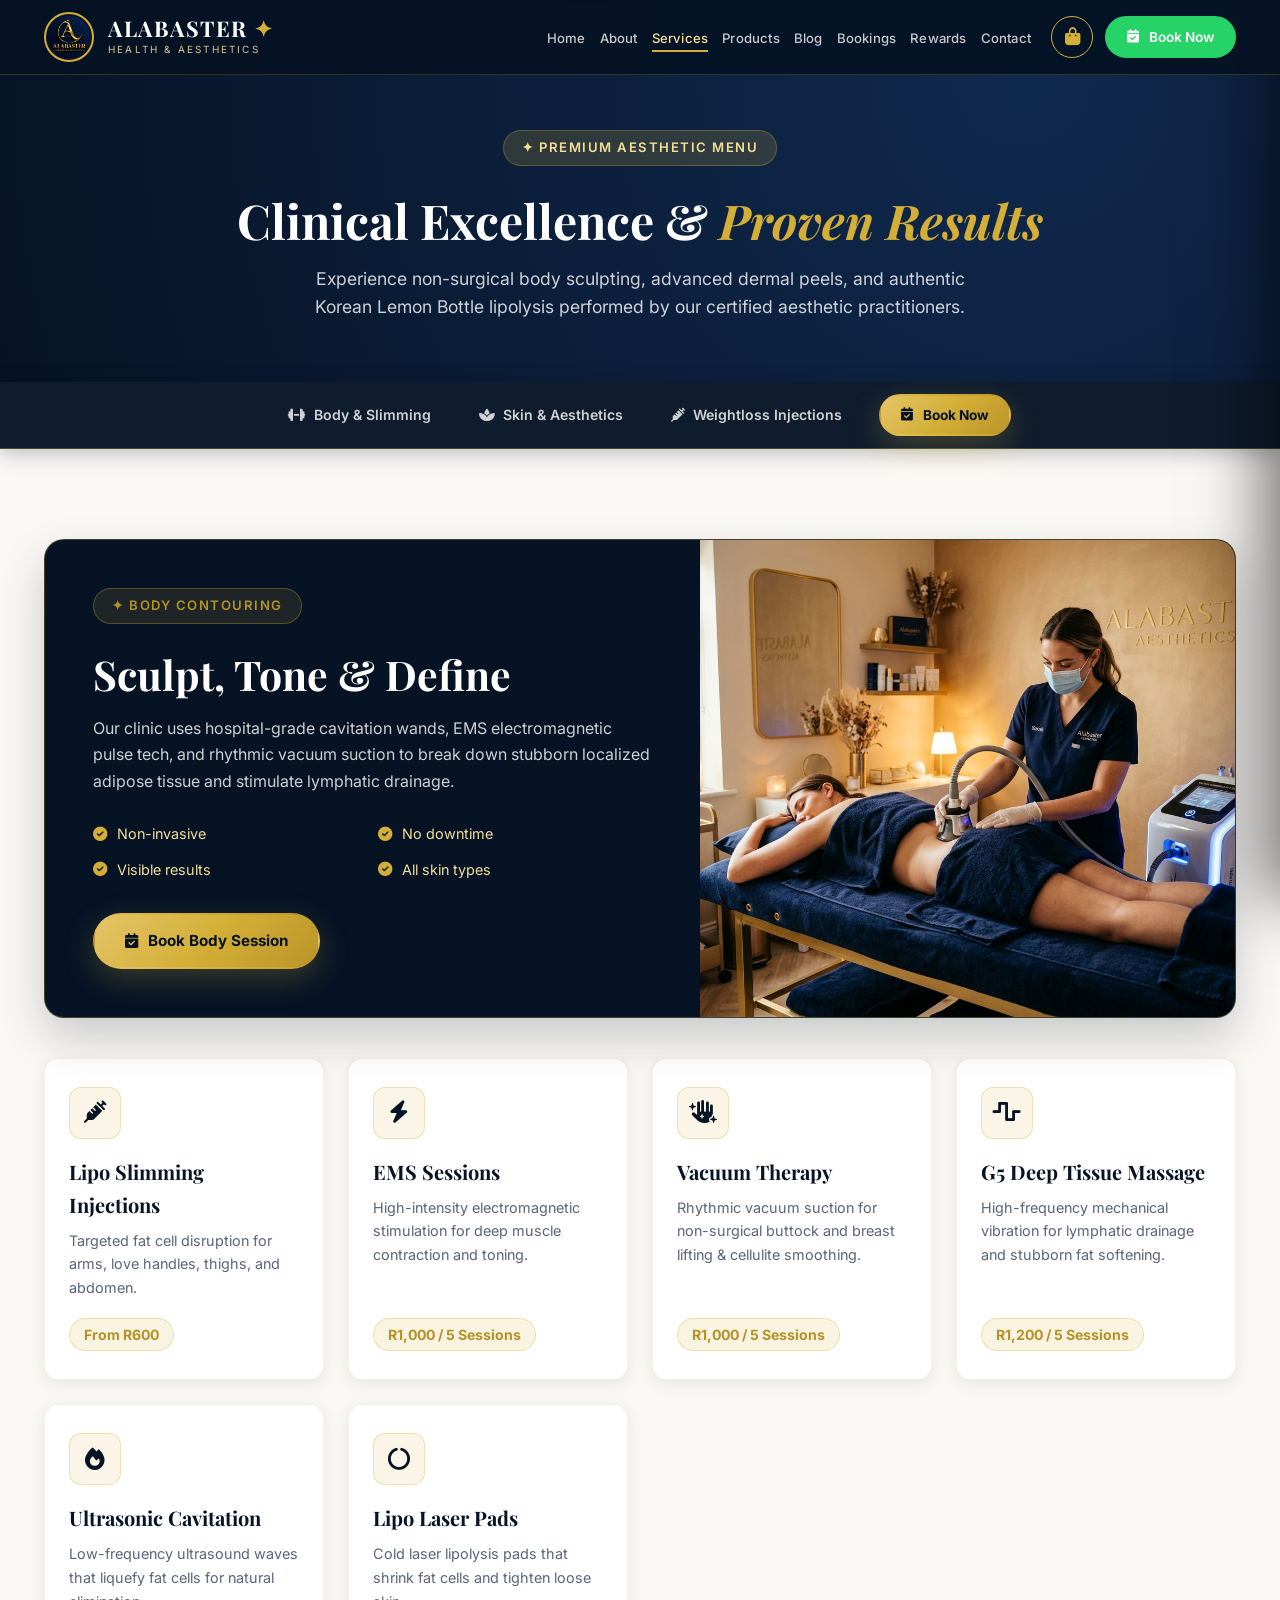
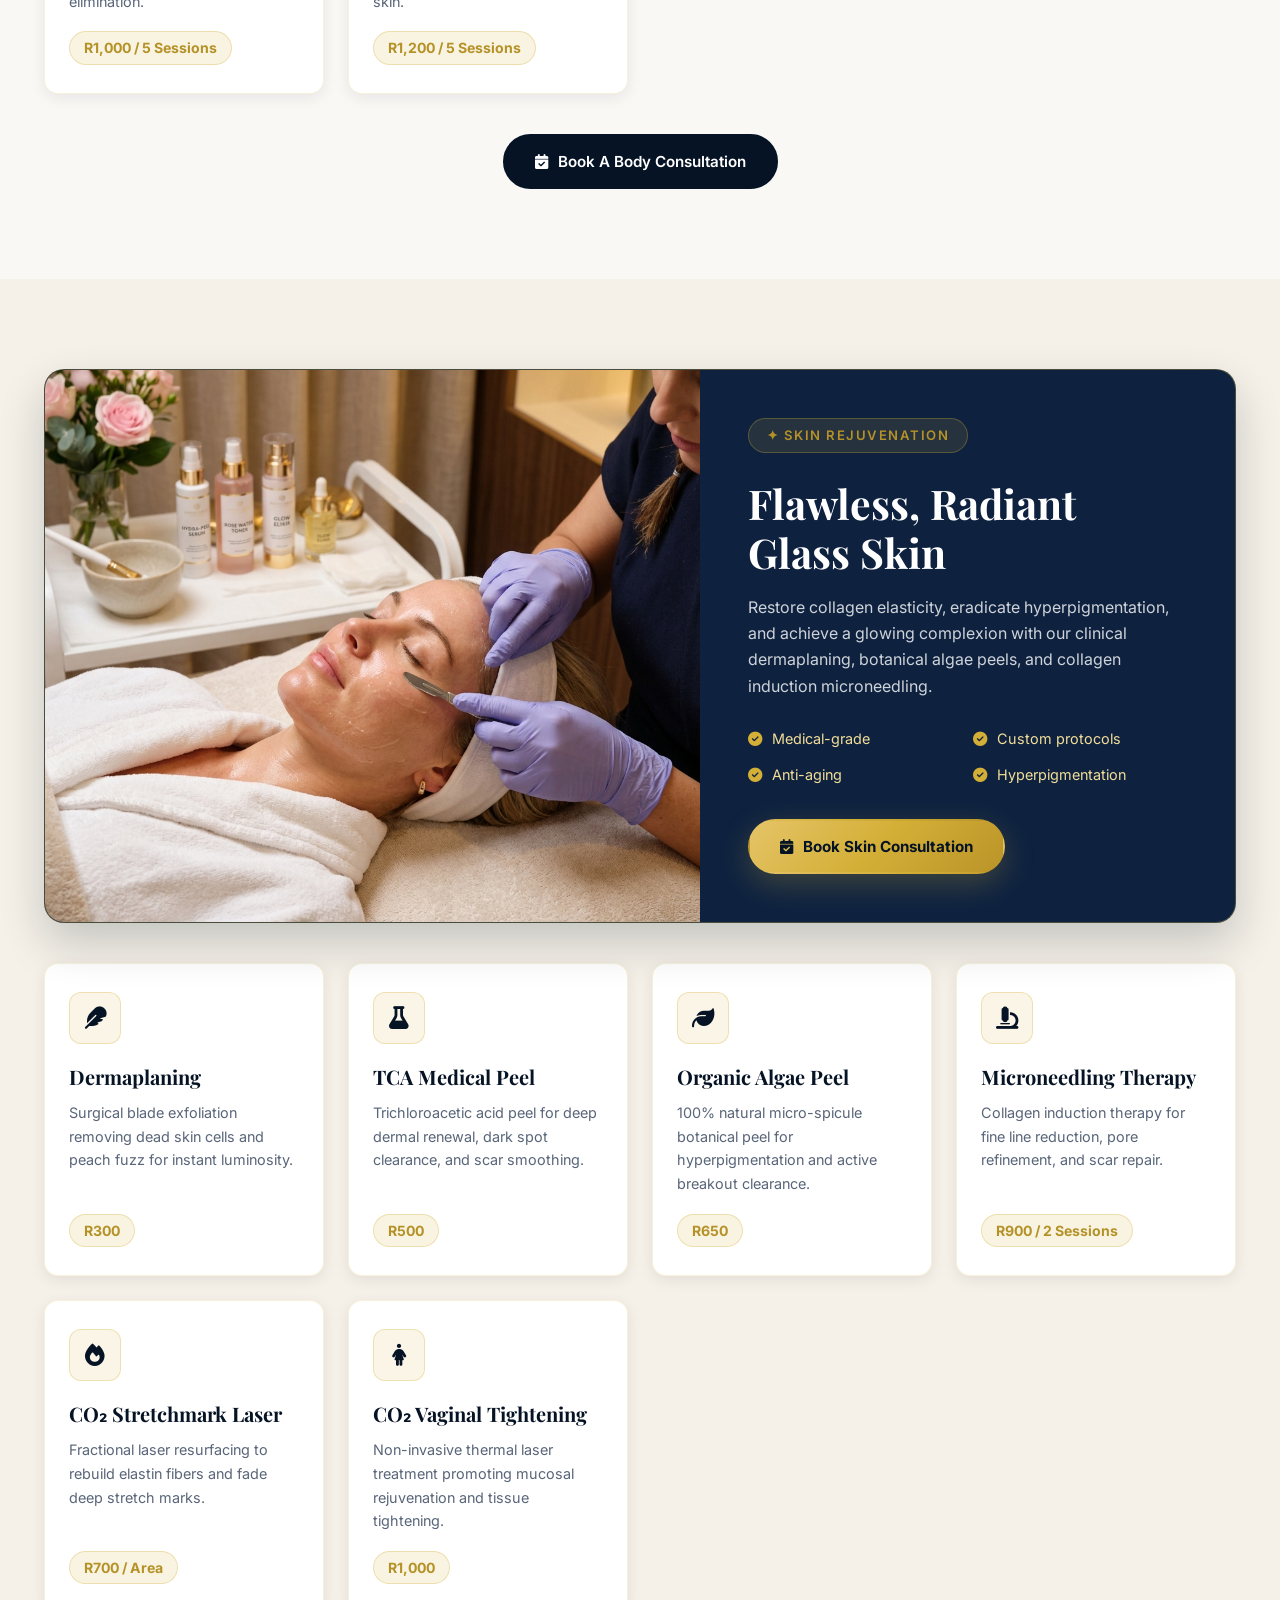
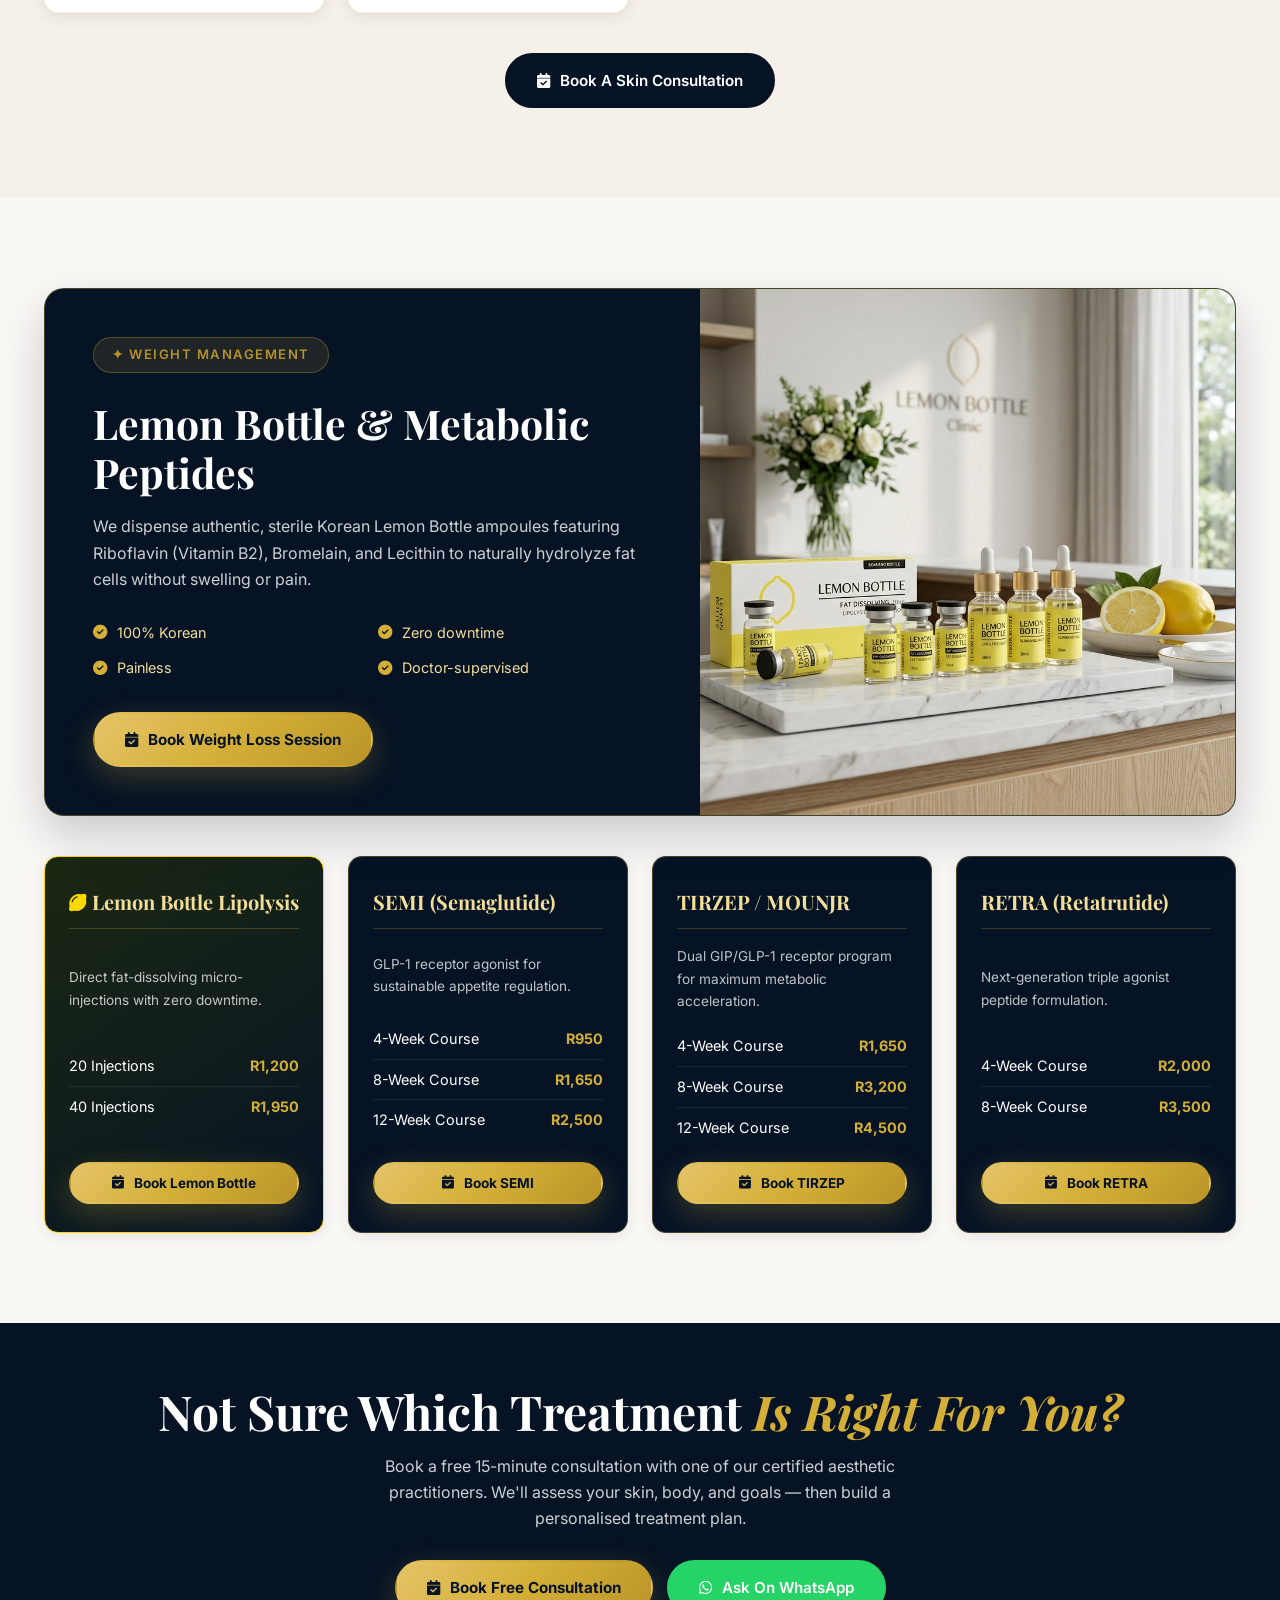
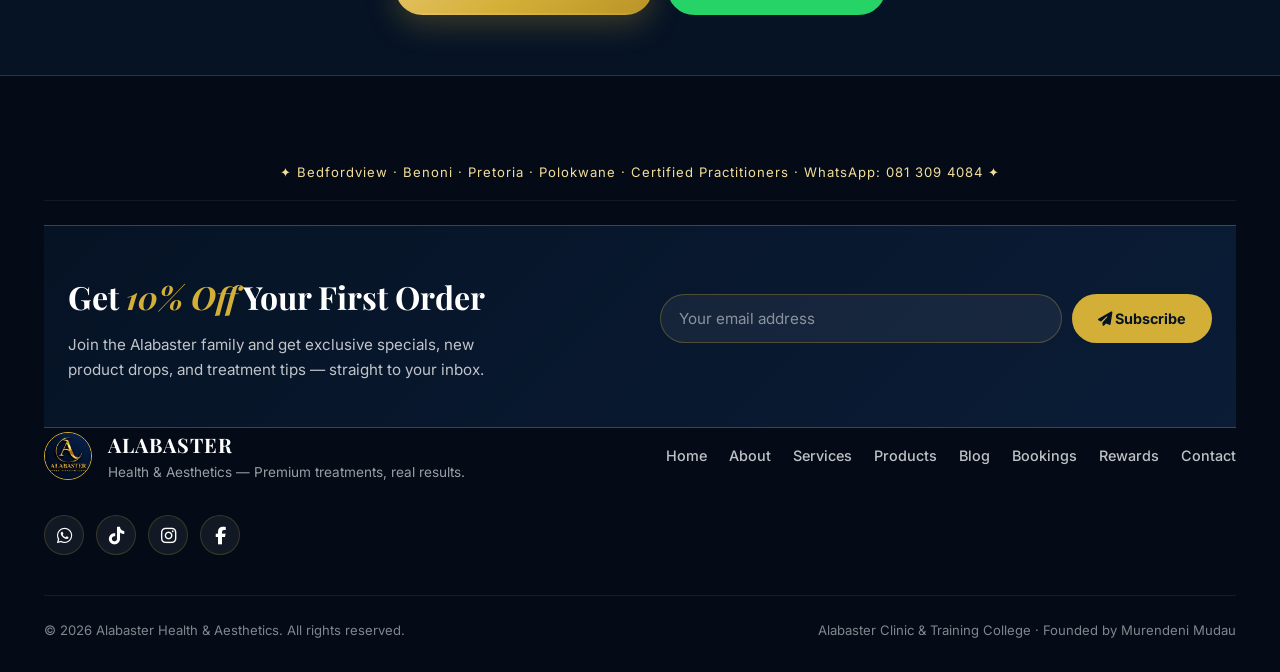
<file: services.html>
<!DOCTYPE html>
<html lang="en">
<head>
    <meta charset="UTF-8" />
    <meta name="viewport" content="width=device-width, initial-scale=1.0" />
    <title>Services &amp; Treatments · Alabaster Health &amp; Aesthetics</title>
    <meta name="description" content="Explore advanced body contouring, facial peels, microneedling, and Lemon Bottle weight loss injections at Alabaster Health & Aesthetics." />
    <link rel="preconnect" href="https://fonts.googleapis.com" />
    <link rel="preconnect" href="https://fonts.gstatic.com" crossorigin />
    <link href="https://fonts.googleapis.com/css2?family=Inter:opsz,wght@14..32,300;14..32,400;14..32,500;14..32,600;14..32,700&family=Playfair+Display:ital,wght@0,400;0,600;0,700;1,400&display=swap" rel="stylesheet" />
    <link rel="stylesheet" href="https://cdnjs.cloudflare.com/ajax/libs/font-awesome/6.5.0/css/all.min.css" />
    <link rel="stylesheet" href="css/style.css" />
</head>
<body>

    <header class="header" id="header">
        <div class="container header__inner">
            <a href="index.html" class="logo">
                <img src="image/logo.jpeg" alt="Alabaster Health & Aesthetics" class="logo__image" />
                <div class="logo__text-group">
                    <span class="logo__text">ALABASTER <span>✦</span></span>
                    <span class="logo__sub">Health &amp; Aesthetics</span>
                </div>
            </a>
            <button class="nav-toggle" id="navToggle" aria-label="Toggle navigation">
                <span class="nav-toggle__bar"></span>
                <span class="nav-toggle__bar"></span>
                <span class="nav-toggle__bar"></span>
            </button>
            <nav class="nav" id="nav">
                <ul class="nav__list">
                    <li><a href="index.html" class="nav__link">Home</a></li>
                    <li><a href="about.html" class="nav__link">About</a></li>
                    <li><a href="services.html" class="nav__link active">Services</a></li>
                    <li><a href="products.html" class="nav__link">Products</a></li>
                    <li><a href="Blog.html" class="nav__link">Blog</a></li>
                    <li><a href="Bookings.html" class="nav__link">Bookings</a></li>
                    <li><a href="rewards.html" class="nav__link">Rewards</a></li>
                    <li><a href="contact.html" class="nav__link">Contact</a></li>
                </ul>
                <div class="header__actions">
                    <button class="cart-toggle" id="cartToggle" aria-label="Open cart">
                        <i class="fas fa-shopping-bag"></i>
                        <span class="cart-count" style="display:none;">0</span>
                    </button>
                    <a href="Bookings.html" class="btn btn--whatsapp btn--sm nav__cta"><i class="fas fa-calendar-check"></i> Book Now</a>
                </div>
            </nav>
        </div>
    </header>

    <div class="cart-overlay" id="cartOverlay"></div>
    <aside class="cart-drawer" id="cartDrawer" aria-label="Shopping cart">
        <div class="cart-drawer__header">
            <h3><i class="fas fa-shopping-bag"></i> Your Cart</h3>
            <button class="cart-drawer__close" id="cartClose" aria-label="Close cart"><i class="fas fa-times"></i></button>
        </div>
        <div class="cart-drawer__items"></div>
        <div class="cart-drawer__footer">
            <div class="cart-drawer__total"><span>Total</span><strong class="cart-drawer__total-amount">R0</strong></div>
            <button class="btn btn--gold cart-drawer__checkout" style="width:100%;"><i class="fas fa-lock"></i> Proceed To Checkout</button>
            <p class="cart-drawer__note"><i class="fas fa-info-circle"></i> Secure payment on the next page.</p>
        </div>
    </aside>

    <section style="background: radial-gradient(circle at 80% 20%, #10294e 0%, var(--navy) 100%); padding: 130px 0 60px; color: var(--white); text-align: center;">
        <div class="container">
            <span class="section-heading__tag" style="background: rgba(212,175,55,0.18); color: var(--gold-light);">✦ Premium Aesthetic Menu</span>
            <h1 class="section-heading__title" style="color: var(--white); margin-top: 12px;">Clinical Excellence &amp; <span>Proven Results</span></h1>
            <p class="section-heading__text" style="color: rgba(255,255,255,0.8); max-width: 680px; margin: 0 auto;">Experience non-surgical body sculpting, advanced dermal peels, and authentic Korean Lemon Bottle lipolysis performed by our certified aesthetic practitioners.</p>
        </div>
    </section>

    <nav class="services-subnav" aria-label="Service categories">
        <div class="container services-subnav__inner">
            <a href="#body-slimming" class="services-subnav__link"><i class="fas fa-dumbbell"></i> Body &amp; Slimming</a>
            <a href="#skin-aesthetics" class="services-subnav__link"><i class="fas fa-spa"></i> Skin &amp; Aesthetics</a>
            <a href="#weightloss" class="services-subnav__link"><i class="fas fa-syringe"></i> Weightloss Injections</a>
            <a href="Bookings.html" class="btn btn--gold btn--sm services-subnav__cta"><i class="fas fa-calendar-check"></i> Book Now</a>
        </div>
    </nav>

    <section class="page-section" id="body-slimming">
        <div class="container">
            <div class="showcase-banner" style="margin-bottom: 40px;">
                <div class="showcase-banner__inner">
                    <div class="showcase-banner__content">
                        <span class="section-heading__tag">✦ Body Contouring</span>
                        <h2 class="showcase-banner__title">Sculpt, Tone &amp; <span>Define</span></h2>
                        <p class="showcase-banner__text">Our clinic uses hospital-grade cavitation wands, EMS electromagnetic pulse tech, and rhythmic vacuum suction to break down stubborn localized adipose tissue and stimulate lymphatic drainage.</p>
                        <div class="showcase-banner__features">
                            <div class="showcase-banner__feature"><i class="fas fa-check-circle"></i> Non-invasive</div>
                            <div class="showcase-banner__feature"><i class="fas fa-check-circle"></i> No downtime</div>
                            <div class="showcase-banner__feature"><i class="fas fa-check-circle"></i> Visible results</div>
                            <div class="showcase-banner__feature"><i class="fas fa-check-circle"></i> All skin types</div>
                        </div>
                        <a href="Bookings.html?service=body-slimming" class="btn btn--gold"><i class="fas fa-calendar-check"></i> Book Body Session</a>
                    </div>
                    <div class="showcase-banner__media"><img src="image/slimming-therapy.jpg" alt="Alabaster Body Slimming Therapy" loading="lazy" /></div>
                </div>
            </div>
            <div class="services__grid">
                <div class="service-card"><div><div class="service-card__icon"><i class="fas fa-syringe"></i></div><h4>Lipo Slimming Injections</h4><p>Targeted fat cell disruption for arms, love handles, thighs, and abdomen.</p></div><span class="service-card__price">From R600</span></div>
                <div class="service-card"><div><div class="service-card__icon"><i class="fas fa-bolt"></i></div><h4>EMS Sessions</h4><p>High-intensity electromagnetic stimulation for deep muscle contraction and toning.</p></div><span class="service-card__price">R1,000 / 5 Sessions</span></div>
                <div class="service-card"><div><div class="service-card__icon"><i class="fas fa-hand-sparkles"></i></div><h4>Vacuum Therapy</h4><p>Rhythmic vacuum suction for non-surgical buttock and breast lifting &amp; cellulite smoothing.</p></div><span class="service-card__price">R1,000 / 5 Sessions</span></div>
                <div class="service-card"><div><div class="service-card__icon"><i class="fas fa-wave-square"></i></div><h4>G5 Deep Tissue Massage</h4><p>High-frequency mechanical vibration for lymphatic drainage and stubborn fat softening.</p></div><span class="service-card__price">R1,200 / 5 Sessions</span></div>
                <div class="service-card"><div><div class="service-card__icon"><i class="fas fa-fire"></i></div><h4>Ultrasonic Cavitation</h4><p>Low-frequency ultrasound waves that liquefy fat cells for natural elimination.</p></div><span class="service-card__price">R1,000 / 5 Sessions</span></div>
                <div class="service-card"><div><div class="service-card__icon"><i class="fas fa-circle-notch"></i></div><h4>Lipo Laser Pads</h4><p>Cold laser lipolysis pads that shrink fat cells and tighten loose skin.</p></div><span class="service-card__price">R1,200 / 5 Sessions</span></div>
            </div>
            <div style="text-align:center; margin-top: 40px;">
                <a href="Bookings.html?service=body-slimming" class="btn btn--primary"><i class="fas fa-calendar-check"></i> Book A Body Consultation</a>
            </div>
        </div>
    </section>

    <section class="page-section" id="skin-aesthetics" style="background: var(--off-white);">
        <div class="container">
            <div class="showcase-banner" style="margin-bottom: 40px; background: var(--navy-card);">
                <div class="showcase-banner__inner">
                    <div class="showcase-banner__media"><img src="image/skin-aesthetics.jpg" alt="Alabaster Facial Skin Peels" loading="lazy" /></div>
                    <div class="showcase-banner__content">
                        <span class="section-heading__tag">✦ Skin Rejuvenation</span>
                        <h2 class="showcase-banner__title">Flawless, Radiant <span>Glass Skin</span></h2>
                        <p class="showcase-banner__text">Restore collagen elasticity, eradicate hyperpigmentation, and achieve a glowing complexion with our clinical dermaplaning, botanical algae peels, and collagen induction microneedling.</p>
                        <div class="showcase-banner__features">
                            <div class="showcase-banner__feature"><i class="fas fa-check-circle"></i> Medical-grade</div>
                            <div class="showcase-banner__feature"><i class="fas fa-check-circle"></i> Custom protocols</div>
                            <div class="showcase-banner__feature"><i class="fas fa-check-circle"></i> Anti-aging</div>
                            <div class="showcase-banner__feature"><i class="fas fa-check-circle"></i> Hyperpigmentation</div>
                        </div>
                        <a href="Bookings.html?service=skin-aesthetics" class="btn btn--gold"><i class="fas fa-calendar-check"></i> Book Skin Consultation</a>
                    </div>
                </div>
            </div>
            <div class="services__grid">
                <div class="service-card"><div><div class="service-card__icon"><i class="fas fa-feather"></i></div><h4>Dermaplaning</h4><p>Surgical blade exfoliation removing dead skin cells and peach fuzz for instant luminosity.</p></div><span class="service-card__price">R300</span></div>
                <div class="service-card"><div><div class="service-card__icon"><i class="fas fa-flask"></i></div><h4>TCA Medical Peel</h4><p>Trichloroacetic acid peel for deep dermal renewal, dark spot clearance, and scar smoothing.</p></div><span class="service-card__price">R500</span></div>
                <div class="service-card"><div><div class="service-card__icon"><i class="fas fa-leaf"></i></div><h4>Organic Algae Peel</h4><p>100% natural micro-spicule botanical peel for hyperpigmentation and active breakout clearance.</p></div><span class="service-card__price">R650</span></div>
                <div class="service-card"><div><div class="service-card__icon"><i class="fas fa-microscope"></i></div><h4>Microneedling Therapy</h4><p>Collagen induction therapy for fine line reduction, pore refinement, and scar repair.</p></div><span class="service-card__price">R900 / 2 Sessions</span></div>
                <div class="service-card"><div><div class="service-card__icon"><i class="fas fa-fire"></i></div><h4>CO₂ Stretchmark Laser</h4><p>Fractional laser resurfacing to rebuild elastin fibers and fade deep stretch marks.</p></div><span class="service-card__price">R700 / Area</span></div>
                <div class="service-card"><div><div class="service-card__icon"><i class="fas fa-female"></i></div><h4>CO₂ Vaginal Tightening</h4><p>Non-invasive thermal laser treatment promoting mucosal rejuvenation and tissue tightening.</p></div><span class="service-card__price">R1,000</span></div>
            </div>
            <div style="text-align:center; margin-top: 40px;">
                <a href="Bookings.html?service=skin-aesthetics" class="btn btn--primary"><i class="fas fa-calendar-check"></i> Book A Skin Consultation</a>
            </div>
        </div>
    </section>

    <section class="page-section" id="weightloss">
        <div class="container">
            <div class="showcase-banner" style="margin-bottom: 40px;">
                <div class="showcase-banner__inner">
                    <div class="showcase-banner__content">
                        <span class="section-heading__tag">✦ Weight Management</span>
                        <h2 class="showcase-banner__title">Lemon Bottle &amp; <span>Metabolic Peptides</span></h2>
                        <p class="showcase-banner__text">We dispense authentic, sterile Korean Lemon Bottle ampoules featuring Riboflavin (Vitamin B2), Bromelain, and Lecithin to naturally hydrolyze fat cells without swelling or pain.</p>
                        <div class="showcase-banner__features">
                            <div class="showcase-banner__feature"><i class="fas fa-check-circle"></i> 100% Korean</div>
                            <div class="showcase-banner__feature"><i class="fas fa-check-circle"></i> Zero downtime</div>
                            <div class="showcase-banner__feature"><i class="fas fa-check-circle"></i> Painless</div>
                            <div class="showcase-banner__feature"><i class="fas fa-check-circle"></i> Doctor-supervised</div>
                        </div>
                        <a href="Bookings.html?service=weightloss" class="btn btn--gold"><i class="fas fa-calendar-check"></i> Book Weight Loss Session</a>
                    </div>
                    <div class="showcase-banner__media"><img src="image/lemon-bottle.jpg" alt="Authentic Lemon Bottle Ampoules" loading="lazy" /></div>
                </div>
            </div>
            <div class="services__grid services__grid--injections">
                <div class="service-card service-card--injection service-card--lemon">
                    <h4><i class="fas fa-lemon" style="color:#ffd700;"></i> Lemon Bottle Lipolysis</h4>
                    <p style="color:rgba(255,255,255,0.75); font-size:0.85rem; margin-bottom:14px;">Direct fat-dissolving micro-injections with zero downtime.</p>
                    <ul><li>20 Injections <span>R1,200</span></li><li>40 Injections <span>R1,950</span></li></ul>
                    <a href="Bookings.html?service=lemon-bottle" class="btn btn--gold btn--sm" style="margin-top:14px; width:100%;"><i class="fas fa-calendar-check"></i> Book Lemon Bottle</a>
                </div>
                <div class="service-card service-card--injection">
                    <h4>SEMI (Semaglutide)</h4>
                    <p style="color:rgba(255,255,255,0.75); font-size:0.85rem; margin-bottom:14px;">GLP-1 receptor agonist for sustainable appetite regulation.</p>
                    <ul><li>4-Week Course <span>R950</span></li><li>8-Week Course <span>R1,650</span></li><li>12-Week Course <span>R2,500</span></li></ul>
                    <a href="Bookings.html?service=semi" class="btn btn--gold btn--sm" style="margin-top:14px; width:100%;"><i class="fas fa-calendar-check"></i> Book SEMI</a>
                </div>
                <div class="service-card service-card--injection">
                    <h4>TIRZEP / MOUNJR</h4>
                    <p style="color:rgba(255,255,255,0.75); font-size:0.85rem; margin-bottom:14px;">Dual GIP/GLP-1 receptor program for maximum metabolic acceleration.</p>
                    <ul><li>4-Week Course <span>R1,650</span></li><li>8-Week Course <span>R3,200</span></li><li>12-Week Course <span>R4,500</span></li></ul>
                    <a href="Bookings.html?service=tirzep" class="btn btn--gold btn--sm" style="margin-top:14px; width:100%;"><i class="fas fa-calendar-check"></i> Book TIRZEP</a>
                </div>
                <div class="service-card service-card--injection">
                    <h4>RETRA (Retatrutide)</h4>
                    <p style="color:rgba(255,255,255,0.75); font-size:0.85rem; margin-bottom:14px;">Next-generation triple agonist peptide formulation.</p>
                    <ul><li>4-Week Course <span>R2,000</span></li><li>8-Week Course <span>R3,500</span></li></ul>
                    <a href="Bookings.html?service=retra" class="btn btn--gold btn--sm" style="margin-top:14px; width:100%;"><i class="fas fa-calendar-check"></i> Book RETRA</a>
                </div>
            </div>
        </div>
    </section>

    <section class="page-section page-section--dark" style="padding: 60px 0;">
        <div class="container" style="text-align:center;">
            <h2 class="section-heading__title" style="color: var(--white); margin-bottom: 12px;">Not Sure Which Treatment <span>Is Right For You?</span></h2>
            <p style="color: rgba(255,255,255,0.8); max-width: 600px; margin: 0 auto 28px;">Book a free 15-minute consultation with one of our certified aesthetic practitioners. We'll assess your skin, body, and goals — then build a personalised treatment plan.</p>
            <div style="display:flex; gap:14px; justify-content:center; flex-wrap:wrap;">
                <a href="Bookings.html" class="btn btn--gold"><i class="fas fa-calendar-check"></i> Book Free Consultation</a>
                <a href="https://wa.me/27813094084?text=Hi%2C%20I%20have%20a%20question%20about%20your%20services" target="_blank" rel="noopener" class="btn btn--whatsapp"><i class="fab fa-whatsapp"></i> Ask On WhatsApp</a>
            </div>
        </div>
    </section>

    <footer class="footer">
        <div class="container">
            <div class="footer__locations-bar">✦ Bedfordview · Benoni · Pretoria · Polokwane · Certified Practitioners · WhatsApp: 081 309 4084 ✦</div>

            <div class="newsletter-section">
                <div class="container">
                    <div class="newsletter-inner">
                        <div class="newsletter-text">
                            <h3>Get <span>10% Off</span> Your First Order</h3>
                            <p>Join the Alabaster family and get exclusive specials, new product drops, and treatment tips — straight to your inbox.</p>
                        </div>
                        <form class="newsletter-form">
                            <input type="email" placeholder="Your email address" required />
                            <button type="submit"><i class="fas fa-paper-plane"></i> Subscribe</button>
                            <div class="newsletter-msg"></div>
                        </form>
                    </div>
                </div>
            </div>

            <div class="footer__inner">
                <div class="footer__brand">
                    <img src="image/logo.jpeg" alt="Alabaster Health & Aesthetics" class="footer__logo-image" />
                    <div><div class="footer__brand-text">ALABASTER</div><p>Health &amp; Aesthetics — Premium treatments, real results.</p></div>
                </div>
                <div class="footer__links">
                    <a href="index.html">Home</a><a href="about.html">About</a><a href="services.html">Services</a><a href="products.html">Products</a><a href="Blog.html">Blog</a><a href="Bookings.html">Bookings</a><a href="rewards.html">Rewards</a><a href="contact.html">Contact</a>
                </div>
                <div class="footer__social">
                    <a href="https://wa.me/27813094084" target="_blank" aria-label="WhatsApp"><i class="fab fa-whatsapp"></i></a>
                    <a href="https://www.tiktok.com/@alabaster_health_aesthetics" target="_blank" aria-label="TikTok"><i class="fab fa-tiktok"></i></a>
                    <a href="https://www.instagram.com/alabaster_health_aesthetics" target="_blank" aria-label="Instagram"><i class="fab fa-instagram"></i></a>
                    <a href="https://www.facebook.com" target="_blank" aria-label="Facebook"><i class="fab fa-facebook-f"></i></a>
                </div>
            </div>
            <div class="footer__bottom">
                <p>&copy; 2026 Alabaster Health &amp; Aesthetics. All rights reserved.</p>
                <p class="footer__ai">Alabaster Clinic &amp; Training College · Founded by Murendeni Mudau</p>
            </div>
        </div>
    </footer>

    <script src="js/cart.js"></script>
    <script src="js/features.js"></script>
    <script src="js/script.js"></script>
</body>
</html>
</file>
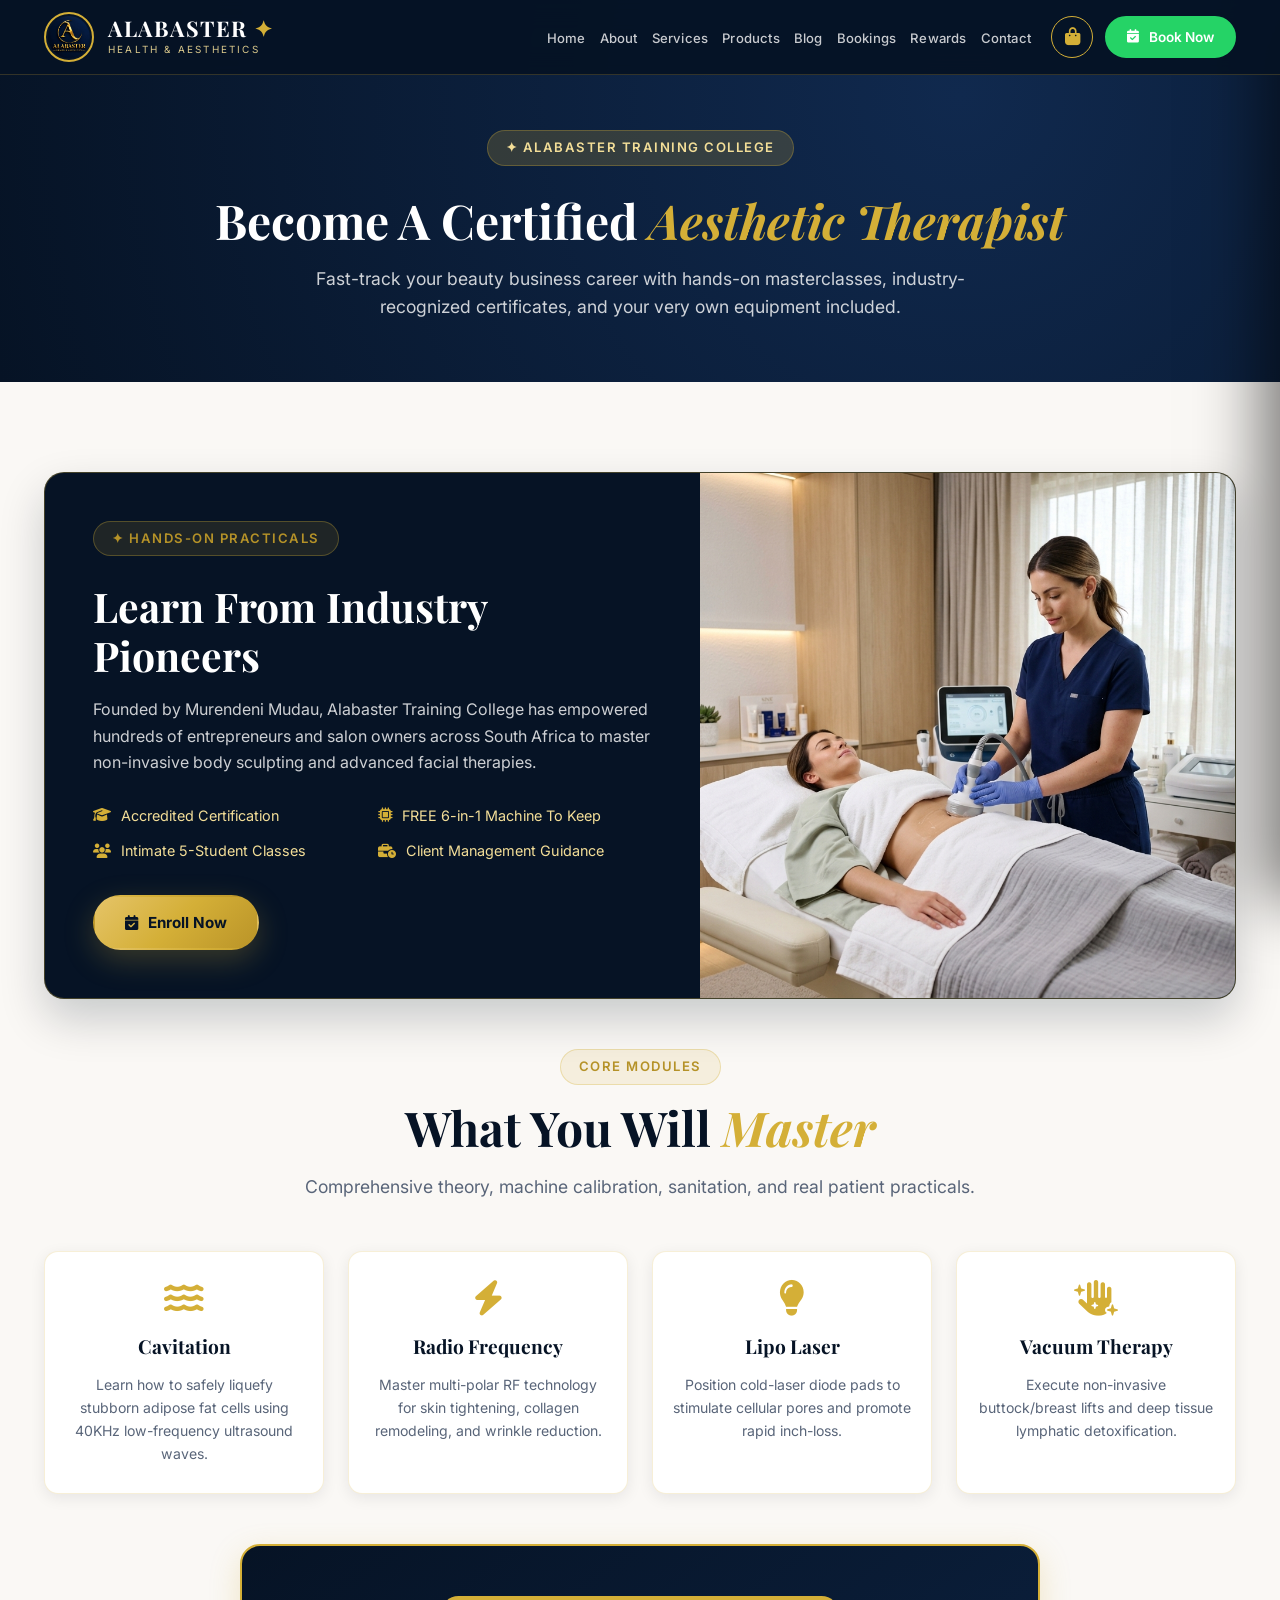
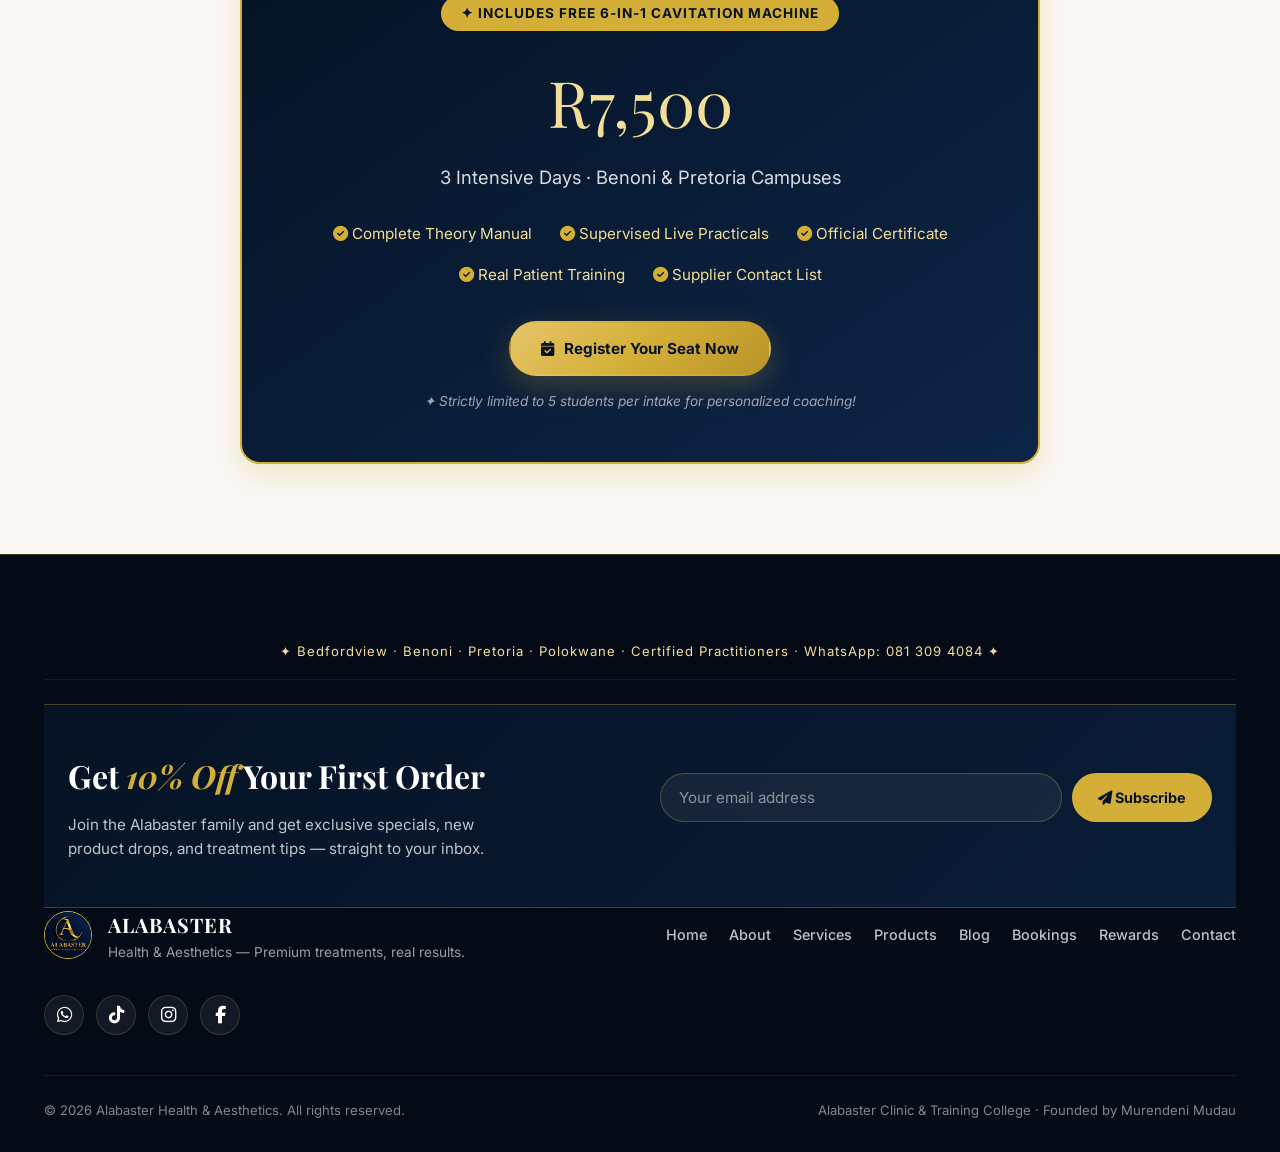
<file: training.html>
<!DOCTYPE html>
<html lang="en">
<head>
    <meta charset="UTF-8" />
    <meta name="viewport" content="width=device-width, initial-scale=1.0" />
    <title>Professional Training · Alabaster Health &amp; Aesthetics College</title>
    <meta name="description" content="Accredited Body & Face Contouring training with FREE 6-in-1 machine, hands-on practicals, and certificates in Benoni and Pretoria." />
    <link rel="preconnect" href="https://fonts.googleapis.com" />
    <link rel="preconnect" href="https://fonts.gstatic.com" crossorigin />
    <link href="https://fonts.googleapis.com/css2?family=Inter:opsz,wght@14..32,300;14..32,400;14..32,500;14..32,600;14..32,700&family=Playfair+Display:ital,wght@0,400;0,600;0,700;1,400&display=swap" rel="stylesheet" />
    <link rel="stylesheet" href="https://cdnjs.cloudflare.com/ajax/libs/font-awesome/6.5.0/css/all.min.css" />
    <link rel="stylesheet" href="css/style.css" />
</head>
<body>

    <header class="header" id="header">
        <div class="container header__inner">
            <a href="index.html" class="logo">
                <img src="image/logo.jpeg" alt="Alabaster Health & Aesthetics" class="logo__image" />
                <div class="logo__text-group">
                    <span class="logo__text">ALABASTER <span>✦</span></span>
                    <span class="logo__sub">Health &amp; Aesthetics</span>
                </div>
            </a>
            <button class="nav-toggle" id="navToggle" aria-label="Toggle navigation">
                <span class="nav-toggle__bar"></span>
                <span class="nav-toggle__bar"></span>
                <span class="nav-toggle__bar"></span>
            </button>
            <nav class="nav" id="nav">
                <ul class="nav__list">
                    <li><a href="index.html" class="nav__link">Home</a></li>
                    <li><a href="about.html" class="nav__link">About</a></li>
                    <li><a href="services.html" class="nav__link">Services</a></li>
                    <li><a href="products.html" class="nav__link">Products</a></li>
                    <li><a href="Blog.html" class="nav__link">Blog</a></li>
                    <li><a href="Bookings.html" class="nav__link">Bookings</a></li>
                    <li><a href="rewards.html" class="nav__link">Rewards</a></li>
                    <li><a href="contact.html" class="nav__link">Contact</a></li>
                </ul>
                <div class="header__actions">
                    <button class="cart-toggle" id="cartToggle" aria-label="Open cart">
                        <i class="fas fa-shopping-bag"></i>
                        <span class="cart-count" style="display:none;">0</span>
                    </button>
                    <a href="Bookings.html" class="btn btn--whatsapp btn--sm nav__cta"><i class="fas fa-calendar-check"></i> Book Now</a>
                </div>
            </nav>
        </div>
    </header>

    <div class="cart-overlay" id="cartOverlay"></div>
    <aside class="cart-drawer" id="cartDrawer" aria-label="Shopping cart">
        <div class="cart-drawer__header">
            <h3><i class="fas fa-shopping-bag"></i> Your Cart</h3>
            <button class="cart-drawer__close" id="cartClose" aria-label="Close cart"><i class="fas fa-times"></i></button>
        </div>
        <div class="cart-drawer__items"></div>
        <div class="cart-drawer__footer">
            <div class="cart-drawer__total"><span>Total</span><strong class="cart-drawer__total-amount">R0</strong></div>
            <button class="btn btn--gold cart-drawer__checkout" style="width:100%;"><i class="fas fa-lock"></i> Proceed To Checkout</button>
            <p class="cart-drawer__note"><i class="fas fa-info-circle"></i> Secure payment on the next page.</p>
        </div>
    </aside>

    <section style="background: radial-gradient(circle at 75% 25%, #10294e 0%, var(--navy) 100%); padding: 130px 0 60px; color: var(--white); text-align: center;">
        <div class="container">
            <span class="section-heading__tag" style="background: rgba(212,175,55,0.2); color: var(--gold-light);">✦ Alabaster Training College</span>
            <h1 class="section-heading__title" style="color: var(--white); margin-top: 12px;">Become A Certified <span>Aesthetic Therapist</span></h1>
            <p class="section-heading__text" style="color: rgba(255,255,255,0.8); max-width: 680px; margin: 0 auto;">Fast-track your beauty business career with hands-on masterclasses, industry-recognized certificates, and your very own equipment included.</p>
        </div>
    </section>

    <section class="page-section">
        <div class="container">
            <div class="showcase-banner" style="margin-bottom: 50px;">
                <div class="showcase-banner__inner">
                    <div class="showcase-banner__content">
                        <span class="section-heading__tag">✦ Hands-On Practicals</span>
                        <h2 class="showcase-banner__title">Learn From <span>Industry Pioneers</span></h2>
                        <p class="showcase-banner__text">Founded by Murendeni Mudau, Alabaster Training College has empowered hundreds of entrepreneurs and salon owners across South Africa to master non-invasive body sculpting and advanced facial therapies.</p>
                        <div class="showcase-banner__features">
                            <div class="showcase-banner__feature"><i class="fas fa-graduation-cap"></i> Accredited Certification</div>
                            <div class="showcase-banner__feature"><i class="fas fa-microchip"></i> FREE 6-in-1 Machine To Keep</div>
                            <div class="showcase-banner__feature"><i class="fas fa-users"></i> Intimate 5-Student Classes</div>
                            <div class="showcase-banner__feature"><i class="fas fa-business-time"></i> Client Management Guidance</div>
                        </div>
                        <a href="Bookings.html?service=training" class="btn btn--gold"><i class="fas fa-calendar-check"></i> Enroll Now</a>
                    </div>
                    <div class="showcase-banner__media"><img src="image/body-contouring.jpg" alt="Hands-on Body Contouring Training Session" loading="lazy" /></div>
                </div>
            </div>
            <div class="section-heading">
                <span class="section-heading__tag">Core Modules</span>
                <h2 class="section-heading__title">What You Will <span>Master</span></h2>
                <p class="section-heading__text">Comprehensive theory, machine calibration, sanitation, and real patient practicals.</p>
            </div>
            <div class="training__grid">
                <div class="training-card"><i class="fas fa-water"></i><h4>Cavitation</h4><p>Learn how to safely liquefy stubborn adipose fat cells using 40KHz low-frequency ultrasound waves.</p></div>
                <div class="training-card"><i class="fas fa-bolt"></i><h4>Radio Frequency</h4><p>Master multi-polar RF technology for skin tightening, collagen remodeling, and wrinkle reduction.</p></div>
                <div class="training-card"><i class="fas fa-lightbulb"></i><h4>Lipo Laser</h4><p>Position cold-laser diode pads to stimulate cellular pores and promote rapid inch-loss.</p></div>
                <div class="training-card"><i class="fas fa-hand-sparkles"></i><h4>Vacuum Therapy</h4><p>Execute non-invasive buttock/breast lifts and deep tissue lymphatic detoxification.</p></div>
            </div>
            <div class="training__offer">
                <div class="training__offer-badge"><span class="badge">✦ INCLUDES FREE 6-IN-1 CAVITATION MACHINE</span></div>
                <div class="training__offer-title">R7,500</div>
                <p class="training__offer-sub">3 Intensive Days · Benoni &amp; Pretoria Campuses</p>
                <div class="training__offer-features">
                    <span><i class="fas fa-check-circle"></i> Complete Theory Manual</span>
                    <span><i class="fas fa-check-circle"></i> Supervised Live Practicals</span>
                    <span><i class="fas fa-check-circle"></i> Official Certificate</span>
                    <span><i class="fas fa-check-circle"></i> Real Patient Training</span>
                    <span><i class="fas fa-check-circle"></i> Supplier Contact List</span>
                </div>
                <a href="Bookings.html?service=training" class="btn btn--gold"><i class="fas fa-calendar-check"></i> Register Your Seat Now</a>
                <p class="training__offer-note">✦ Strictly limited to 5 students per intake for personalized coaching!</p>
            </div>
        </div>
    </section>

    <footer class="footer">
        <div class="container">
            <div class="footer__locations-bar">✦ Bedfordview · Benoni · Pretoria · Polokwane · Certified Practitioners · WhatsApp: 081 309 4084 ✦</div>

            <div class="newsletter-section">
                <div class="container">
                    <div class="newsletter-inner">
                        <div class="newsletter-text">
                            <h3>Get <span>10% Off</span> Your First Order</h3>
                            <p>Join the Alabaster family and get exclusive specials, new product drops, and treatment tips — straight to your inbox.</p>
                        </div>
                        <form class="newsletter-form">
                            <input type="email" placeholder="Your email address" required />
                            <button type="submit"><i class="fas fa-paper-plane"></i> Subscribe</button>
                            <div class="newsletter-msg"></div>
                        </form>
                    </div>
                </div>
            </div>

            <div class="footer__inner">
                <div class="footer__brand">
                    <img src="image/logo.jpeg" alt="Alabaster Health & Aesthetics" class="footer__logo-image" />
                    <div><div class="footer__brand-text">ALABASTER</div><p>Health &amp; Aesthetics — Premium treatments, real results.</p></div>
                </div>
                <div class="footer__links">
                    <a href="index.html">Home</a><a href="about.html">About</a><a href="services.html">Services</a><a href="products.html">Products</a><a href="Blog.html">Blog</a><a href="Bookings.html">Bookings</a><a href="rewards.html">Rewards</a><a href="contact.html">Contact</a>
                </div>
                <div class="footer__social">
                    <a href="https://wa.me/27813094084" target="_blank" aria-label="WhatsApp"><i class="fab fa-whatsapp"></i></a>
                    <a href="https://www.tiktok.com/@alabaster_health_aesthetics" target="_blank" aria-label="TikTok"><i class="fab fa-tiktok"></i></a>
                    <a href="https://www.instagram.com/alabaster_health_aesthetics" target="_blank" aria-label="Instagram"><i class="fab fa-instagram"></i></a>
                    <a href="https://www.facebook.com" target="_blank" aria-label="Facebook"><i class="fab fa-facebook-f"></i></a>
                </div>
            </div>
            <div class="footer__bottom">
                <p>&copy; 2026 Alabaster Health &amp; Aesthetics. All rights reserved.</p>
                <p class="footer__ai">Alabaster Clinic &amp; Training College · Founded by Murendeni Mudau</p>
            </div>
        </div>
    </footer>

    <script src="js/cart.js"></script>
    <script src="js/features.js"></script>
    <script src="js/script.js"></script>
</body>
</html>
</file>
<file: css/style.css>
/* ============================================================
   Alabaster Health & Aesthetics — Master Stylesheet (MERGED)
   Navy + Gold theme · No pink · Emoji-free
   Includes: Base · Header · Hero · Gallery · Map · Booking Engine v4
             · Services Sub-Nav · About Page · Shopping Cart
             · Checkout · Newsletter · Sticky Mobile Bar
             · Stock Badges · Rewards / Loyalty
   ============================================================ */

/* ---------- RESET & BASE ---------- */
*,
*::before,
*::after {
    margin: 0;
    padding: 0;
    box-sizing: border-box;
}

:root {
    --gold: #d4af37;
    --gold-light: #f3de98;
    --gold-dark: #b59228;
    --gold-glow: rgba(212, 175, 55, 0.28);
    --gold-border: rgba(212, 175, 55, 0.3);

    --navy: #061325;
    --navy-soft: #0a1c36;
    --navy-light: #122849;
    --navy-card: #0e2240;
    --navy-mid: #10294e;
    --navy-hover: #0d2848;

    --white: #ffffff;
    --alabaster-cream: #faf8f5;
    --off-white: #f5f1e8;
    --gray-light: #e5e0d5;
    --gray: #9ba6b5;
    --dark-text: #131722;
    --muted-text: #596579;

    --teal: #14b8a6;
    --teal-dark: #0f766e;
    --navy-soft-bg: #f4f7fb;

    --shadow-sm: 0 4px 15px rgba(6, 19, 37, 0.08);
    --shadow-md: 0 10px 30px rgba(6, 19, 37, 0.12);
    --shadow-lg: 0 20px 45px rgba(6, 19, 37, 0.2);
    --shadow-gold: 0 10px 30px rgba(212, 175, 55, 0.25);

    --radius-sm: 8px;
    --radius-md: 14px;
    --radius-lg: 20px;
    --radius-full: 9999px;

    --transition: all 0.3s cubic-bezier(0.25, 0.8, 0.25, 1);
    --font-body: 'Inter', -apple-system, BlinkMacSystemFont, sans-serif;
    --font-display: 'Playfair Display', Georgia, serif;

    --whatsapp-green: #25d366;
    --tiktok-color: #fe2c55;
    --instagram-color: #e4405f;
}

html {
    scroll-behavior: smooth;
    font-size: 16px;
    -webkit-text-size-adjust: 100%;
}

body {
    font-family: var(--font-body);
    color: var(--dark-text);
    background: var(--alabaster-cream);
    line-height: 1.65;
    overflow-x: hidden;
    -webkit-font-smoothing: antialiased;
    -moz-osx-font-smoothing: grayscale;
}

body.menu-open {
    overflow: hidden;
}

a {
    text-decoration: none;
    color: inherit;
    transition: var(--transition);
}

ul {
    list-style: none;
}

img {
    max-width: 100%;
    height: auto;
    display: block;
}

.container {
    width: 100%;
    max-width: 1240px;
    margin: 0 auto;
    padding: 0 24px;
}

/* ---------- TYPOGRAPHY & TAGS ---------- */
.gold {
    color: var(--gold);
}

.section-heading {
    text-align: center;
    max-width: 760px;
    margin: 0 auto 50px;
}

.section-heading--left {
    text-align: left;
    margin-left: 0;
}

.section-heading__tag {
    display: inline-flex;
    align-items: center;
    gap: 6px;
    background: rgba(212, 175, 55, 0.12);
    color: var(--gold-dark);
    padding: 6px 18px;
    border-radius: var(--radius-full);
    font-size: 0.82rem;
    font-weight: 600;
    letter-spacing: 1.5px;
    text-transform: uppercase;
    border: 1px solid var(--gold-border);
    margin-bottom: 14px;
}

.section-heading__title {
    font-family: var(--font-display);
    font-size: clamp(2rem, 4vw, 3rem);
    color: var(--navy);
    line-height: 1.2;
    margin-bottom: 16px;
}

.section-heading__title span {
    color: var(--gold);
    font-style: italic;
}

.section-heading__text {
    font-size: clamp(0.95rem, 1.8vw, 1.1rem);
    color: var(--muted-text);
    line-height: 1.6;
}

/* ---------- BUTTONS ---------- */
.btn {
    display: inline-flex;
    align-items: center;
    justify-content: center;
    gap: 10px;
    padding: 13px 30px;
    border-radius: var(--radius-full);
    font-weight: 600;
    font-size: 0.95rem;
    transition: var(--transition);
    border: 2px solid transparent;
    cursor: pointer;
    white-space: nowrap;
    text-align: center;
    user-select: none;
}

.btn:active {
    transform: scale(0.97);
}

.btn--primary {
    background: var(--navy);
    color: var(--white);
    border-color: var(--navy);
}

.btn--primary:hover {
    background: var(--navy-soft);
    border-color: var(--gold);
    color: var(--gold-light);
    transform: translateY(-2px);
    box-shadow: 0 10px 25px rgba(6, 19, 37, 0.35);
}

.btn--gold {
    background: linear-gradient(135deg, #e5c468 0%, #d4af37 50%, #ba9428 100%);
    color: var(--navy);
    border-color: transparent;
    font-weight: 700;
    box-shadow: var(--shadow-gold);
}

.btn--gold:hover {
    transform: translateY(-2px);
    box-shadow: 0 12px 30px rgba(212, 175, 55, 0.45);
    filter: brightness(1.06);
}

.btn--outline {
    background: rgba(255, 255, 255, 0.05);
    color: var(--white);
    border-color: var(--gold);
    backdrop-filter: blur(8px);
}

.btn--outline:hover {
    background: var(--gold);
    color: var(--navy);
    transform: translateY(-2px);
    box-shadow: var(--shadow-gold);
}

.btn--whatsapp {
    background: var(--whatsapp-green);
    color: var(--white);
    border-color: var(--whatsapp-green);
}

.btn--whatsapp:hover {
    background: #1eb956;
    border-color: #1eb956;
    transform: translateY(-2px);
    box-shadow: 0 10px 25px rgba(37, 211, 102, 0.35);
}

.btn--sm {
    padding: 8px 20px;
    font-size: 0.85rem;
}

.btn--xs {
    padding: 5px 14px;
    font-size: 0.78rem;
}

/* ---------- HEADER & NAVIGATION ---------- */
.header {
    position: fixed;
    top: 0;
    left: 0;
    width: 100%;
    z-index: 1000;
    background: rgba(6, 19, 37, 0.94);
    backdrop-filter: blur(14px);
    -webkit-backdrop-filter: blur(14px);
    padding: 12px 0;
    transition: var(--transition);
    border-bottom: 1px solid rgba(212, 175, 55, 0.22);
}

.header.header--scrolled {
    background: rgba(4, 13, 26, 0.98);
    padding: 8px 0;
    box-shadow: 0 12px 35px rgba(0, 0, 0, 0.45);
    border-bottom-color: rgba(212, 175, 55, 0.35);
}

.header__inner {
    display: flex;
    align-items: center;
    justify-content: space-between;
}

.logo {
    display: flex;
    align-items: center;
    gap: 14px;
    flex-shrink: 0;
}

.logo__image {
    width: 50px;
    height: 50px;
    border-radius: 50%;
    object-fit: cover;
    border: 2px solid var(--gold);
    transition: var(--transition);
    background: var(--navy);
    padding: 2px;
}

.logo:hover .logo__image {
    transform: scale(1.08) rotate(5deg);
    box-shadow: 0 0 25px var(--gold);
}

.logo__text-group {
    display: flex;
    flex-direction: column;
}

.logo__text {
    font-family: var(--font-display);
    font-weight: 700;
    color: var(--white);
    letter-spacing: 1.5px;
    font-size: clamp(1.05rem, 2.2vw, 1.35rem);
    line-height: 1.1;
}

.logo__text span {
    color: var(--gold);
}

.logo__sub {
    font-size: 0.62rem;
    color: var(--gold-light);
    letter-spacing: 2.2px;
    text-transform: uppercase;
    font-weight: 400;
    opacity: 0.9;
}

.nav {
    display: flex;
    align-items: center;
    gap: 32px;
}

.nav__list {
    display: flex;
    align-items: center;
    gap: 20px;
}

.nav__link {
    color: rgba(255, 255, 255, 0.78);
    font-weight: 500;
    font-size: 0.88rem;
    letter-spacing: 0.2px;
    padding: 6px 0;
    position: relative;
    transition: var(--transition);
}

.nav__link::after {
    content: '';
    position: absolute;
    bottom: 0;
    left: 0;
    width: 0;
    height: 2px;
    background: var(--gold);
    transition: width 0.3s ease;
}

.nav__link:hover,
.nav__link.active {
    color: var(--gold-light);
}

.nav__link:hover::after,
.nav__link.active::after {
    width: 100%;
}

.nav-toggle {
    display: none;
    flex-direction: column;
    justify-content: center;
    align-items: center;
    gap: 6px;
    width: 44px;
    height: 44px;
    background: rgba(212, 175, 55, 0.1);
    border: 1px solid var(--gold-border);
    border-radius: var(--radius-sm);
    cursor: pointer;
    padding: 8px;
    z-index: 1002;
    transition: var(--transition);
}

.nav-toggle:hover {
    background: rgba(212, 175, 55, 0.2);
}

.nav-toggle__bar {
    width: 24px;
    height: 2px;
    background: var(--gold);
    border-radius: 2px;
    transition: var(--transition);
}

.nav-overlay {
    position: fixed;
    inset: 0;
    background: rgba(4, 11, 23, 0.75);
    backdrop-filter: blur(5px);
    -webkit-backdrop-filter: blur(5px);
    z-index: 998;
    opacity: 0;
    visibility: hidden;
    transition: opacity 0.35s ease, visibility 0.35s ease;
}

.nav-overlay.active {
    opacity: 1;
    visibility: visible;
}

/* ---------- HERO SECTION & 3D BACKGROUND ---------- */
.hero {
    position: relative;
    min-height: 100vh;
    display: flex;
    align-items: center;
    background: radial-gradient(circle at 75% 35%, #10294e 0%, var(--navy-soft) 45%, var(--navy) 100%);
    padding-top: 90px;
    padding-bottom: 50px;
    overflow: hidden;
}

.hero__3d-canvas {
    position: absolute;
    inset: 0;
    width: 100%;
    height: 100%;
    z-index: 1;
    pointer-events: auto;
    opacity: 0;
    transition: opacity 1.5s ease-in-out;
}

.hero__gradient-glow {
    position: absolute;
    width: 550px;
    height: 550px;
    background: radial-gradient(circle, rgba(212, 175, 55, 0.12) 0%, transparent 70%);
    top: 20%;
    right: 15%;
    border-radius: 50%;
    pointer-events: none;
    z-index: 0;
}

.hero__inner {
    position: relative;
    z-index: 2;
    width: 100%;
}

.hero__content {
    max-width: 650px;
    color: var(--white);
    padding: 30px 0;
}

.hero__badge {
    display: inline-flex;
    align-items: center;
    gap: 8px;
    background: rgba(212, 175, 55, 0.14);
    color: var(--gold-light);
    padding: 7px 20px;
    border-radius: var(--radius-full);
    font-size: 0.82rem;
    letter-spacing: 2px;
    text-transform: uppercase;
    border: 1px solid rgba(212, 175, 55, 0.35);
    margin-bottom: 22px;
    backdrop-filter: blur(8px);
}

.hero__badge-pulse {
    width: 8px;
    height: 8px;
    background: var(--gold);
    border-radius: 50%;
    box-shadow: 0 0 10px var(--gold);
    animation: pulse 1.8s infinite;
}

@keyframes pulse {
    0%, 100% { transform: scale(1); opacity: 1; }
    50% { transform: scale(1.4); opacity: 0.6; }
}

.hero__title {
    font-family: var(--font-display);
    font-size: clamp(2.4rem, 6vw, 4.4rem);
    line-height: 1.1;
    margin-bottom: 20px;
}

.hero__title--light {
    font-weight: 400;
    display: block;
    color: rgba(255, 255, 255, 0.9);
}

.hero__title--bold {
    font-weight: 700;
    background: linear-gradient(135deg, #ffffff 10%, #f6e29f 50%, #d4af37 100%);
    -webkit-background-clip: text;
    -webkit-text-fill-color: transparent;
    display: block;
}

.hero__text {
    font-size: clamp(1rem, 1.9vw, 1.18rem);
    color: rgba(255, 255, 255, 0.82);
    margin-bottom: 34px;
    max-width: 520px;
    line-height: 1.65;
}

.hero__actions {
    display: flex;
    align-items: center;
    gap: 16px;
    flex-wrap: wrap;
    margin-bottom: 40px;
}

.hero__trust {
    display: flex;
    flex-wrap: wrap;
    gap: 20px 30px;
    font-size: 0.88rem;
    color: rgba(255, 255, 255, 0.75);
    border-top: 1px solid rgba(255, 255, 255, 0.12);
    padding-top: 24px;
}

.hero__trust span {
    display: inline-flex;
    align-items: center;
    gap: 8px;
}

.hero__trust i {
    color: var(--gold);
    font-size: 1rem;
}

.hero__3d-hint {
    display: inline-flex;
    align-items: center;
    gap: 10px;
    background: rgba(6, 19, 37, 0.6);
    border: 1px solid var(--gold-border);
    padding: 6px 16px;
    border-radius: var(--radius-full);
    color: var(--gold-light);
    font-size: 0.78rem;
    letter-spacing: 0.5px;
    margin-top: 20px;
    backdrop-filter: blur(8px);
}

.hero__scroll {
    position: absolute;
    bottom: 24px;
    left: 50%;
    transform: translateX(-50%);
    z-index: 2;
    color: rgba(255, 255, 255, 0.4);
    display: flex;
    flex-direction: column;
    align-items: center;
    gap: 6px;
    font-size: 0.72rem;
    letter-spacing: 2px;
    text-transform: uppercase;
    animation: bounce 2.2s infinite;
}

@keyframes bounce {
    0%, 100% { transform: translateX(-50%) translateY(0); }
    50% { transform: translateX(-50%) translateY(-8px); }
}

/* ---------- STATS STRIP ---------- */
.about-stats {
    background: var(--navy);
    border-top: 1px solid rgba(212, 175, 55, 0.25);
    border-bottom: 1px solid rgba(212, 175, 55, 0.25);
    padding: 50px 0;
    position: relative;
    z-index: 2;
}

.about-stats__inner {
    display: grid;
    grid-template-columns: repeat(4, 1fr);
    gap: 28px;
    text-align: center;
}

.stat {
    padding: 10px 16px;
    border-right: 1px solid rgba(212, 175, 55, 0.18);
}

.stat:last-child {
    border-right: none;
}

.stat__number {
    display: block;
    font-family: var(--font-display);
    font-size: clamp(2.2rem, 4.5vw, 3.4rem);
    font-weight: 700;
    color: var(--white);
    line-height: 1.1;
    margin-bottom: 6px;
}

.stat__label {
    font-size: 0.88rem;
    color: rgba(255, 255, 255, 0.7);
    letter-spacing: 1px;
    text-transform: uppercase;
    font-weight: 500;
}

/* ---------- GENERAL PAGE SECTION ---------- */
.page-section {
    padding: 90px 0;
    position: relative;
}

.page-section--dark {
    background: var(--navy);
    color: var(--white);
}

.page-section--dark .section-heading__title {
    color: var(--white);
}

.page-section--dark .section-heading__text {
    color: rgba(255, 255, 255, 0.75);
}

/* ---------- MEDIA-ENRICHED CARDS ---------- */
.services-preview__grid {
    display: grid;
    grid-template-columns: repeat(3, 1fr);
    gap: 28px;
}

.service-card-media {
    background: var(--white);
    border-radius: var(--radius-md);
    overflow: hidden;
    box-shadow: var(--shadow-sm);
    transition: var(--transition);
    border: 1px solid rgba(212, 175, 55, 0.2);
    display: flex;
    flex-direction: column;
}

.service-card-media:hover {
    transform: translateY(-8px);
    box-shadow: var(--shadow-lg);
    border-color: var(--gold);
}

.service-card-media__image-wrap {
    position: relative;
    width: 100%;
    aspect-ratio: 16 / 10;
    overflow: hidden;
    background: var(--navy);
}

.service-card-media__image-wrap img {
    width: 100%;
    height: 100%;
    object-fit: cover;
    transition: transform 0.6s cubic-bezier(0.25, 0.8, 0.25, 1);
}

.service-card-media:hover .service-card-media__image-wrap img {
    transform: scale(1.08);
}

.service-card-media__badge {
    position: absolute;
    top: 14px;
    right: 14px;
    background: rgba(6, 19, 37, 0.88);
    color: var(--gold);
    padding: 5px 12px;
    border-radius: var(--radius-full);
    font-size: 0.75rem;
    font-weight: 600;
    border: 1px solid var(--gold-border);
    backdrop-filter: blur(6px);
}

.service-card-media__body {
    padding: 24px;
    display: flex;
    flex-direction: column;
    flex-grow: 1;
}

.service-card-media__icon {
    width: 44px;
    height: 44px;
    border-radius: var(--radius-sm);
    background: rgba(212, 175, 55, 0.12);
    color: var(--navy);
    display: flex;
    align-items: center;
    justify-content: center;
    font-size: 1.25rem;
    margin-bottom: 16px;
    border: 1px solid var(--gold-border);
}

.service-card-media__title {
    font-family: var(--font-display);
    font-size: 1.35rem;
    color: var(--navy);
    margin-bottom: 10px;
}

.service-card-media__desc {
    color: var(--muted-text);
    font-size: 0.92rem;
    line-height: 1.6;
    margin-bottom: 20px;
    flex-grow: 1;
}

.link-arrow {
    display: inline-flex;
    align-items: center;
    gap: 8px;
    color: var(--gold-dark);
    font-weight: 600;
    font-size: 0.92rem;
    transition: var(--transition);
}

.link-arrow:hover {
    color: var(--navy);
    gap: 12px;
}

/* ---------- CLINIC SHOWCASE & THERAPY REELS ---------- */
.showcase-banner {
    position: relative;
    border-radius: var(--radius-lg);
    overflow: hidden;
    background: var(--navy);
    border: 1px solid var(--gold-border);
    box-shadow: var(--shadow-lg);
    margin-bottom: 50px;
}

.showcase-banner__inner {
    display: grid;
    grid-template-columns: 1.1fr 0.9fr;
    align-items: center;
}

.showcase-banner__content {
    padding: 48px;
    color: var(--white);
}

.showcase-banner__title {
    font-family: var(--font-display);
    font-size: clamp(1.8rem, 3.2vw, 2.6rem);
    color: var(--white);
    margin: 12px 0 16px;
    line-height: 1.2;
}

.showcase-banner__text {
    color: rgba(255, 255, 255, 0.8);
    font-size: 1rem;
    line-height: 1.65;
    margin-bottom: 28px;
}

.showcase-banner__features {
    display: grid;
    grid-template-columns: 1fr 1fr;
    gap: 12px;
    margin-bottom: 32px;
}

.showcase-banner__feature {
    display: flex;
    align-items: center;
    gap: 10px;
    font-size: 0.9rem;
    color: var(--gold-light);
}

.showcase-banner__feature i {
    color: var(--gold);
}

.showcase-banner__media {
    height: 100%;
    min-height: 380px;
    position: relative;
    overflow: hidden;
}

.showcase-banner__media img {
    width: 100%;
    height: 100%;
    object-fit: cover;
    transition: transform 0.7s cubic-bezier(0.25, 0.8, 0.25, 1);
}

.showcase-banner:hover .showcase-banner__media img {
    transform: scale(1.04);
}

/* ---------- TIKTOK & THERAPY SESSIONS GRID ---------- */
.therapy-reels__grid {
    display: grid;
    grid-template-columns: repeat(4, 1fr);
    gap: 20px;
}

.therapy-reel-card {
    position: relative;
    border-radius: var(--radius-md);
    overflow: hidden;
    background: var(--navy);
    border: 1px solid var(--gold-border);
    cursor: pointer;
    box-shadow: var(--shadow-sm);
    transition: var(--transition);
    aspect-ratio: 9 / 14;
}

.therapy-reel-card:hover {
    transform: translateY(-6px);
    box-shadow: var(--shadow-lg);
    border-color: var(--gold);
}

.therapy-reel-card__img {
    width: 100%;
    height: 100%;
    object-fit: cover;
    transition: transform 0.5s ease;
}

.therapy-reel-card:hover .therapy-reel-card__img {
    transform: scale(1.06);
}

.therapy-reel-card__overlay {
    position: absolute;
    inset: 0;
    background: linear-gradient(180deg, rgba(6, 19, 37, 0.2) 0%, rgba(6, 19, 37, 0.4) 40%, rgba(6, 19, 37, 0.95) 100%);
    display: flex;
    flex-direction: column;
    justify-content: space-between;
    padding: 16px;
    color: var(--white);
}

.therapy-reel-card__top {
    display: flex;
    justify-content: space-between;
    align-items: center;
}

.therapy-reel-card__tiktok-badge {
    background: rgba(254, 44, 85, 0.9);
    color: var(--white);
    padding: 4px 10px;
    border-radius: var(--radius-full);
    font-size: 0.72rem;
    font-weight: 600;
    display: inline-flex;
    align-items: center;
    gap: 5px;
}

.therapy-reel-card__play-btn {
    width: 44px;
    height: 44px;
    border-radius: 50%;
    background: rgba(212, 175, 55, 0.9);
    color: var(--navy);
    display: flex;
    align-items: center;
    justify-content: center;
    font-size: 1.1rem;
    align-self: center;
    box-shadow: 0 0 20px rgba(212, 175, 55, 0.5);
    transition: transform 0.3s ease;
}

.therapy-reel-card:hover .therapy-reel-card__play-btn {
    transform: scale(1.15);
    background: var(--gold-light);
}

.therapy-reel-card__bottom h4 {
    font-family: var(--font-display);
    font-size: 1.05rem;
    color: var(--white);
    margin-bottom: 4px;
}

.therapy-reel-card__bottom p {
    font-size: 0.78rem;
    color: var(--gold-light);
}

/* ---------- SERVICES PAGE GRID ---------- */
.services__grid {
    display: grid;
    grid-template-columns: repeat(auto-fit, minmax(260px, 1fr));
    gap: 24px;
}

.service-card {
    background: var(--white);
    padding: 28px 24px;
    border-radius: var(--radius-md);
    box-shadow: var(--shadow-sm);
    border: 1px solid rgba(212, 175, 55, 0.18);
    transition: var(--transition);
    display: flex;
    flex-direction: column;
    justify-content: space-between;
}

.service-card:hover {
    transform: translateY(-6px);
    box-shadow: var(--shadow-md);
    border-color: var(--gold);
}

.service-card__icon {
    width: 52px;
    height: 52px;
    border-radius: 12px;
    background: rgba(212, 175, 55, 0.12);
    color: var(--navy);
    display: flex;
    align-items: center;
    justify-content: center;
    font-size: 1.4rem;
    margin-bottom: 16px;
    border: 1px solid var(--gold-border);
    transition: var(--transition);
}

.service-card:hover .service-card__icon {
    background: var(--gold);
    color: var(--navy);
    transform: scale(1.08) rotate(-3deg);
}

.service-card h4 {
    font-family: var(--font-display);
    font-size: 1.25rem;
    color: var(--navy);
    margin-bottom: 8px;
}

.service-card p {
    font-size: 0.9rem;
    color: var(--muted-text);
    margin-bottom: 18px;
}

.service-card__price {
    display: inline-block;
    align-self: flex-start;
    background: rgba(212, 175, 55, 0.15);
    color: var(--gold-dark);
    font-weight: 700;
    padding: 4px 14px;
    border-radius: var(--radius-full);
    font-size: 0.88rem;
    border: 1px solid var(--gold-border);
}

.services__grid--injections {
    grid-template-columns: repeat(auto-fit, minmax(240px, 1fr));
}

.service-card--injection {
    background: var(--navy);
    color: var(--white);
    border-color: rgba(212, 175, 55, 0.3);
}

.service-card--injection h4 {
    color: var(--gold-light);
    border-bottom: 1px solid rgba(212, 175, 55, 0.25);
    padding-bottom: 10px;
    margin-bottom: 16px;
}

.service-card--injection ul li {
    display: flex;
    justify-content: space-between;
    padding: 8px 0;
    border-bottom: 1px solid rgba(255, 255, 255, 0.08);
    font-size: 0.9rem;
}

.service-card--injection ul li:last-child {
    border-bottom: none;
}

.service-card--injection ul li span {
    color: var(--gold);
    font-weight: 700;
}

.service-card--lemon {
    background: linear-gradient(145deg, #1b2812 0%, var(--navy) 100%);
    border-color: #ffd700;
}

/* ---------- SPECIALS PAGE GRID ---------- */
.specials__grid {
    display: grid;
    grid-template-columns: repeat(3, 1fr);
    gap: 28px;
    margin-bottom: 40px;
}

.special-card {
    background: var(--white);
    border-radius: var(--radius-md);
    padding: 32px 28px;
    box-shadow: var(--shadow-sm);
    border: 1px solid rgba(212, 175, 55, 0.2);
    transition: var(--transition);
}

.special-card:hover {
    transform: translateY(-6px);
    box-shadow: var(--shadow-lg);
    border-color: var(--gold);
}

.special-card--highlight {
    background: var(--navy);
    color: var(--white);
    border: 2px solid var(--gold);
    box-shadow: var(--shadow-gold);
    position: relative;
}

.special-card--highlight::before {
    content: 'POPULAR';
    position: absolute;
    top: -12px;
    right: 24px;
    background: var(--gold);
    color: var(--navy);
    font-size: 0.72rem;
    font-weight: 700;
    letter-spacing: 1px;
    padding: 3px 12px;
    border-radius: var(--radius-full);
}

.special-card__header {
    display: flex;
    align-items: center;
    gap: 14px;
    margin-bottom: 24px;
    padding-bottom: 16px;
    border-bottom: 1px solid rgba(212, 175, 55, 0.2);
}

.special-card__header i {
    font-size: 1.5rem;
    color: var(--gold);
}

.special-card__header h3 {
    font-family: var(--font-display);
    font-size: 1.35rem;
    color: inherit;
}

.special-card__list li {
    display: flex;
    justify-content: space-between;
    align-items: center;
    padding: 10px 0;
    border-bottom: 1px dashed rgba(212, 175, 55, 0.2);
    font-size: 0.92rem;
}

.special-card__list li:last-child {
    border-bottom: none;
}

.special-card__list li strong {
    color: var(--gold);
    font-size: 1rem;
}

.specials__cta {
    text-align: center;
    background: var(--navy);
    border: 1px solid var(--gold-border);
    padding: 36px 24px;
    border-radius: var(--radius-md);
    color: var(--white);
}

.specials__cta p {
    font-size: 1.15rem;
    margin-bottom: 18px;
    color: var(--gold-light);
}

/* ---------- TRAINING PAGE ---------- */
.training__grid {
    display: grid;
    grid-template-columns: repeat(4, 1fr);
    gap: 24px;
    margin-bottom: 50px;
}

.training-card {
    background: var(--white);
    padding: 28px 20px;
    border-radius: var(--radius-md);
    text-align: center;
    border: 1px solid rgba(212, 175, 55, 0.2);
    box-shadow: var(--shadow-sm);
    transition: var(--transition);
}

.training-card:hover {
    transform: translateY(-6px);
    box-shadow: var(--shadow-md);
    border-color: var(--gold);
}

.training-card i {
    font-size: 2.2rem;
    color: var(--gold);
    margin-bottom: 16px;
}

.training-card h4 {
    font-family: var(--font-display);
    font-size: 1.2rem;
    color: var(--navy);
    margin-bottom: 10px;
}

.training-card p {
    font-size: 0.88rem;
    color: var(--muted-text);
}

.page-section--dark .training-card {
    background: rgba(255, 255, 255, 0.04);
    border: 1px solid var(--gold-border);
    backdrop-filter: blur(6px);
}

.page-section--dark .training-card h4 {
    color: var(--gold-light);
}

.page-section--dark .training-card p {
    color: rgba(255, 255, 255, 0.78);
}

.page-section--dark .training-card i {
    color: var(--gold);
}

.page-section--dark .training-card:hover {
    background: rgba(255, 255, 255, 0.07);
    border-color: var(--gold);
    transform: translateY(-6px);
}

.training__offer {
    background: linear-gradient(145deg, var(--navy) 0%, #0d2547 100%);
    border: 2px solid var(--gold);
    border-radius: var(--radius-lg);
    padding: 50px 30px;
    text-align: center;
    color: var(--white);
    box-shadow: var(--shadow-gold);
    max-width: 800px;
    margin: 0 auto;
}

.training__offer-badge .badge {
    background: var(--gold);
    color: var(--navy);
    font-weight: 700;
    padding: 6px 20px;
    border-radius: var(--radius-full);
    font-size: 0.85rem;
    letter-spacing: 1px;
    display: inline-block;
    margin-bottom: 18px;
}

.training__offer-title {
    font-family: var(--font-display);
    font-size: clamp(2.8rem, 5vw, 4rem);
    color: var(--gold-light);
    margin-bottom: 8px;
}

.training__offer-sub {
    font-size: 1.15rem;
    color: rgba(255, 255, 255, 0.85);
    margin-bottom: 28px;
}

.training__offer-features {
    display: flex;
    justify-content: center;
    flex-wrap: wrap;
    gap: 16px 28px;
    margin-bottom: 34px;
    font-size: 0.95rem;
    color: var(--gold-light);
}

.training__offer-features i {
    color: var(--gold);
}

.training__offer-note {
    font-size: 0.85rem;
    color: rgba(255, 255, 255, 0.6);
    margin-top: 14px;
    font-style: italic;
}

/* ---------- COURSES PAGE ---------- */
.courses__grid {
    display: grid;
    grid-template-columns: repeat(auto-fit, minmax(200px, 1fr));
    gap: 20px;
    margin-bottom: 50px;
}

.course-card {
    background: var(--white);
    padding: 24px 16px;
    border-radius: var(--radius-md);
    text-align: center;
    border: 1px solid rgba(212, 175, 55, 0.2);
    box-shadow: var(--shadow-sm);
    transition: var(--transition);
    display: flex;
    flex-direction: column;
    align-items: center;
    gap: 12px;
}

.course-card:hover {
    transform: translateY(-5px);
    box-shadow: var(--shadow-md);
    border-color: var(--gold);
}

.course-card i {
    font-size: 1.8rem;
    color: var(--gold);
}

.course-card span {
    font-weight: 600;
    color: var(--navy);
    font-size: 0.92rem;
}

/* ---------- LOCATIONS & CONTACT ---------- */
.locations__grid {
    display: grid;
    grid-template-columns: repeat(4, 1fr);
    gap: 24px;
    margin-bottom: 50px;
}

.location-card {
    background: var(--white);
    padding: 28px 22px;
    border-radius: var(--radius-md);
    border: 1px solid rgba(212, 175, 55, 0.2);
    box-shadow: var(--shadow-sm);
    transition: var(--transition);
    display: flex;
    flex-direction: column;
    justify-content: space-between;
}

.location-card:hover {
    transform: translateY(-6px);
    box-shadow: var(--shadow-md);
    border-color: var(--gold);
}

.location-card__badge {
    align-self: flex-start;
    background: rgba(212, 175, 55, 0.14);
    color: var(--gold-dark);
    font-size: 0.72rem;
    font-weight: 700;
    padding: 3px 10px;
    border-radius: var(--radius-full);
    margin-bottom: 12px;
    text-transform: uppercase;
}

.location-card h3 {
    font-family: var(--font-display);
    font-size: 1.3rem;
    color: var(--navy);
    margin-bottom: 8px;
}

.location-card p {
    font-size: 0.88rem;
    color: var(--muted-text);
    margin-bottom: 6px;
}

.location-card__phone {
    display: inline-flex;
    align-items: center;
    gap: 8px;
    font-weight: 600;
    color: var(--navy);
    margin-top: 14px;
    font-size: 0.92rem;
}

.location-card__phone:hover {
    color: var(--gold-dark);
}

.location-card__actions {
    display: flex;
    flex-wrap: wrap;
    gap: 8px;
    margin-top: 16px;
    padding-top: 14px;
    border-top: 1px dashed rgba(212, 175, 55, 0.3);
}

.location-card__actions .btn {
    flex: 1 1 calc(50% - 4px);
    text-align: center;
    justify-content: center;
    font-size: 0.78rem;
    padding: 8px 10px;
}

.contact__grid {
    display: grid;
    grid-template-columns: repeat(3, 1fr);
    gap: 28px;
}

.contact__card {
    background: var(--white);
    padding: 36px 28px;
    border-radius: var(--radius-md);
    text-align: center;
    border: 1px solid rgba(212, 175, 55, 0.2);
    box-shadow: var(--shadow-sm);
}

.contact__card i {
    font-size: 2.2rem;
    color: var(--gold);
    margin-bottom: 18px;
}

.contact__card h3 {
    font-family: var(--font-display);
    font-size: 1.35rem;
    color: var(--navy);
    margin-bottom: 12px;
}

.contact__card p {
    font-size: 0.92rem;
    color: var(--muted-text);
    margin-bottom: 8px;
}

/* ---------- FOOTER ---------- */
.footer {
    background: #040b17;
    color: var(--white);
    padding: 70px 0 30px;
    border-top: 1px solid rgba(212, 175, 55, 0.25);
}

.footer__inner {
    display: flex;
    justify-content: space-between;
    align-items: center;
    flex-wrap: wrap;
    gap: 32px;
    padding-bottom: 40px;
    border-bottom: 1px solid rgba(255, 255, 255, 0.08);
}

.footer__brand {
    display: flex;
    align-items: center;
    gap: 16px;
}

.footer__logo-image {
    width: 48px;
    height: 48px;
    border-radius: 50%;
    object-fit: cover;
    border: 1px solid var(--gold);
}

.footer__brand-text {
    font-family: var(--font-display);
    font-weight: 700;
    font-size: 1.25rem;
    letter-spacing: 1px;
    color: var(--white);
}

.footer__brand p {
    font-size: 0.85rem;
    color: rgba(255, 255, 255, 0.6);
}

.footer__links {
    display: flex;
    gap: 22px;
    flex-wrap: wrap;
}

.footer__links a {
    color: rgba(255, 255, 255, 0.75);
    font-size: 0.9rem;
    font-weight: 500;
}

.footer__links a:hover {
    color: var(--gold);
}

.footer__social {
    display: flex;
    align-items: center;
    gap: 12px;
}

.footer__social a {
    width: 40px;
    height: 40px;
    border-radius: 50%;
    background: rgba(255, 255, 255, 0.06);
    display: flex;
    align-items: center;
    justify-content: center;
    color: var(--white);
    font-size: 1.1rem;
    border: 1px solid rgba(212, 175, 55, 0.2);
    transition: var(--transition);
}

.footer__social a:hover {
    background: var(--gold);
    color: var(--navy);
    transform: translateY(-3px);
}

.footer__bottom {
    display: flex;
    justify-content: space-between;
    align-items: center;
    flex-wrap: wrap;
    gap: 14px;
    padding-top: 24px;
    font-size: 0.82rem;
    color: rgba(255, 255, 255, 0.5);
}

.footer__locations-bar {
    text-align: center;
    padding: 16px 0;
    color: var(--gold-light);
    font-size: 0.82rem;
    letter-spacing: 1px;
    border-bottom: 1px solid rgba(255, 255, 255, 0.06);
    margin-bottom: 24px;
}

/* ============================================================
   BLOG / GALLERY STYLES
   ============================================================ */
.gallery-hero {
    background: radial-gradient(circle at 75% 25%, #10294e 0%, var(--navy) 100%);
    padding: 130px 0 60px;
    color: var(--white);
    text-align: center;
    position: relative;
    overflow: hidden;
}

.gallery-hero__inner {
    max-width: 820px;
    margin: 0 auto;
    position: relative;
    z-index: 2;
}

.gallery-hero__title {
    font-family: var(--font-display);
    font-size: clamp(2.2rem, 4vw, 3.4rem);
    color: var(--white);
    margin-top: 14px;
    line-height: 1.2;
}

.gallery-hero__title span {
    color: var(--gold);
    font-style: italic;
}

.gallery-hero__text {
    color: rgba(255, 255, 255, 0.85);
    font-size: clamp(1rem, 1.8vw, 1.15rem);
    margin: 18px auto 35px;
    line-height: 1.7;
}

.gallery-impact-bar {
    display: grid;
    grid-template-columns: repeat(4, 1fr);
    gap: 16px;
    background: rgba(255, 255, 255, 0.06);
    border: 1px solid var(--gold-border);
    backdrop-filter: blur(8px);
    border-radius: var(--radius-md);
    padding: 20px;
    margin-top: 20px;
}

.gallery-impact-item strong {
    display: block;
    font-size: 1.8rem;
    font-family: var(--font-display);
    color: var(--gold);
}

.gallery-impact-item span {
    font-size: 0.85rem;
    color: rgba(255, 255, 255, 0.8);
    text-transform: uppercase;
    letter-spacing: 0.5px;
}

.gallery-filters {
    display: flex;
    justify-content: center;
    flex-wrap: wrap;
    gap: 10px;
    margin-bottom: 45px;
}

.gallery-filter-btn {
    background: var(--white);
    border: 1px solid rgba(212, 175, 55, 0.3);
    color: var(--navy);
    padding: 10px 22px;
    border-radius: var(--radius-full);
    font-size: 0.9rem;
    font-weight: 600;
    cursor: pointer;
    transition: var(--transition);
    display: inline-flex;
    align-items: center;
    gap: 8px;
}

.gallery-filter-btn:hover {
    border-color: var(--gold);
    background: var(--alabaster-cream);
    transform: translateY(-2px);
}

.gallery-filter-btn.active {
    background: var(--navy);
    color: var(--gold-light);
    border-color: var(--gold);
    box-shadow: 0 4px 15px rgba(6, 19, 37, 0.15);
}

.gallery-grid {
    display: grid;
    grid-template-columns: repeat(3, 1fr);
    gap: 30px;
    margin-bottom: 60px;
}

.gallery-card {
    background: var(--white);
    border-radius: var(--radius-md);
    overflow: hidden;
    border: 1px solid rgba(212, 175, 55, 0.22);
    box-shadow: var(--shadow-sm);
    transition: var(--transition);
    display: flex;
    flex-direction: column;
}

.gallery-card:hover {
    transform: translateY(-7px);
    box-shadow: var(--shadow-lg);
    border-color: var(--gold);
}

.gallery-card.is-hidden {
    display: none !important;
}

.gallery-card__image-wrap {
    position: relative;
    height: 270px;
    overflow: hidden;
    cursor: pointer;
    background: #000;
}

.gallery-card__image {
    width: 100%;
    height: 100%;
    object-fit: cover;
    transition: transform 0.6s cubic-bezier(0.25, 0.8, 0.25, 1);
}

.gallery-card:hover .gallery-card__image {
    transform: scale(1.07);
}

.gallery-card__badge-branch {
    position: absolute;
    top: 14px;
    left: 14px;
    background: rgba(6, 19, 37, 0.85);
    backdrop-filter: blur(6px);
    color: var(--gold-light);
    padding: 4px 12px;
    border-radius: var(--radius-full);
    font-size: 0.76rem;
    font-weight: 600;
    border: 1px solid var(--gold-border);
    z-index: 2;
}

.gallery-card__badge-category {
    position: absolute;
    top: 14px;
    right: 14px;
    background: rgba(212, 175, 55, 0.9);
    color: var(--navy);
    padding: 4px 12px;
    border-radius: var(--radius-full);
    font-size: 0.74rem;
    font-weight: 700;
    letter-spacing: 0.5px;
    z-index: 2;
}

.gallery-card__overlay {
    position: absolute;
    inset: 0;
    background: rgba(6, 19, 37, 0.45);
    display: flex;
    align-items: center;
    justify-content: center;
    opacity: 0;
    transition: var(--transition);
}

.gallery-card:hover .gallery-card__overlay {
    opacity: 1;
}

.gallery-card__zoom-btn {
    background: var(--gold);
    color: var(--navy);
    padding: 8px 18px;
    border-radius: var(--radius-full);
    font-size: 0.85rem;
    font-weight: 700;
    transform: translateY(10px);
    transition: var(--transition);
}

.gallery-card:hover .gallery-card__zoom-btn {
    transform: translateY(0);
}

.gallery-card__body {
    padding: 24px;
    display: flex;
    flex-direction: column;
    flex: 1;
}

.gallery-card__meta {
    display: flex;
    justify-content: space-between;
    align-items: center;
    margin-bottom: 12px;
}

.gallery-card__verified {
    display: inline-flex;
    align-items: center;
    gap: 5px;
    font-size: 0.78rem;
    font-weight: 700;
    color: #1b873f;
    background: rgba(37, 211, 102, 0.12);
    padding: 3px 10px;
    border-radius: var(--radius-full);
}

.gallery-card__stars {
    color: var(--gold);
    font-size: 0.85rem;
    display: inline-flex;
    align-items: center;
    gap: 3px;
}

.gallery-card__stars span {
    font-size: 0.8rem;
    font-weight: 700;
    color: var(--dark-text);
    margin-left: 4px;
}

.gallery-card__title {
    font-family: var(--font-display);
    font-size: 1.25rem;
    color: var(--navy);
    margin-bottom: 6px;
    line-height: 1.3;
}

.gallery-card__title span {
    font-size: 0.95rem;
    font-family: var(--font-body);
    font-weight: 500;
    color: var(--muted-text);
}

.gallery-card__treatment {
    font-size: 0.85rem;
    color: var(--navy);
    font-weight: 600;
    margin-bottom: 12px;
}

.gallery-card__quote {
    font-style: italic;
    color: #4a5568;
    font-size: 0.92rem;
    line-height: 1.55;
    margin-bottom: 18px;
    flex: 1;
    position: relative;
    padding-left: 14px;
    border-left: 2px solid var(--gold);
}

.gallery-card__footer {
    display: flex;
    justify-content: space-between;
    align-items: center;
    padding-top: 14px;
    border-top: 1px dashed rgba(212, 175, 55, 0.2);
    font-size: 0.82rem;
    color: var(--muted-text);
}

.gallery-card__actions {
    display: flex;
    align-items: center;
    gap: 8px;
}

.gallery-card__like-btn {
    background: none;
    border: 1px solid rgba(212, 175, 55, 0.3);
    color: #8892b0;
    padding: 5px 12px;
    border-radius: var(--radius-full);
    font-size: 0.82rem;
    cursor: pointer;
    transition: var(--transition);
    display: inline-flex;
    align-items: center;
    gap: 6px;
}

.gallery-card__like-btn:hover,
.gallery-card__like-btn.liked {
    color: #e53e3e;
    border-color: #feb2b2;
    background: rgba(229, 62, 62, 0.08);
}

.gallery-share-banner {
    background: radial-gradient(circle at 75% 25%, #0f2b52 0%, var(--navy) 100%);
    border: 1px solid var(--gold-border);
    border-radius: var(--radius-lg);
    padding: 45px 40px;
    margin-top: 40px;
    box-shadow: var(--shadow-lg);
}

/* Lightbox Modal */
.gallery-modal {
    position: fixed;
    inset: 0;
    z-index: 99999;
    display: none;
    align-items: center;
    justify-content: center;
    padding: 20px;
}

.gallery-modal.is-open {
    display: flex;
}

.gallery-modal__backdrop {
    position: absolute;
    inset: 0;
    background: rgba(6, 19, 37, 0.88);
    backdrop-filter: blur(8px);
}

.gallery-modal__content {
    position: relative;
    z-index: 2;
    background: var(--white);
    width: 100%;
    max-width: 920px;
    max-height: 90vh;
    border-radius: var(--radius-md);
    overflow: hidden;
    border: 1px solid var(--gold-border);
    box-shadow: 0 25px 60px rgba(0, 0, 0, 0.5);
    animation: modalPop 0.3s cubic-bezier(0.25, 0.8, 0.25, 1);
}

.gallery-modal__close {
    position: absolute;
    top: 14px;
    right: 14px;
    width: 38px;
    height: 38px;
    border-radius: 50%;
    background: rgba(6, 19, 37, 0.8);
    color: var(--white);
    border: 1px solid var(--gold-border);
    display: flex;
    align-items: center;
    justify-content: center;
    cursor: pointer;
    z-index: 10;
    transition: var(--transition);
}

.gallery-modal__close:hover {
    background: var(--gold);
    color: var(--navy);
}

.gallery-modal__nav {
    position: absolute;
    top: 50%;
    transform: translateY(-50%);
    width: 42px;
    height: 42px;
    border-radius: 50%;
    background: rgba(6, 19, 37, 0.8);
    color: var(--gold);
    border: 1px solid var(--gold-border);
    display: flex;
    align-items: center;
    justify-content: center;
    cursor: pointer;
    z-index: 10;
    transition: var(--transition);
}

.gallery-modal__nav:hover {
    background: var(--gold);
    color: var(--navy);
}

.gallery-modal__nav--prev { left: 14px; }
.gallery-modal__nav--next { right: 14px; }

.gallery-modal__body {
    display: grid;
    grid-template-columns: 1.15fr 1fr;
    max-height: 85vh;
    overflow-y: auto;
}

.gallery-modal__media {
    background: #000;
    display: flex;
    align-items: center;
    justify-content: center;
    position: relative;
    min-height: 360px;
}

.gallery-modal__media img {
    width: 100%;
    height: 100%;
    max-height: 80vh;
    object-fit: cover;
}

.gallery-modal__info {
    padding: 36px 30px;
    display: flex;
    flex-direction: column;
    justify-content: center;
    overflow-y: auto;
}

.gallery-modal__header {
    display: flex;
    gap: 8px;
    margin-bottom: 12px;
}

.gallery-modal__title {
    font-family: var(--font-display);
    font-size: 1.7rem;
    color: var(--navy);
    line-height: 1.25;
}

.gallery-modal__treatment {
    font-size: 0.95rem;
    font-weight: 600;
    color: var(--navy);
    margin-top: 6px;
}

.gallery-modal__quote {
    font-style: italic;
    color: #4a5568;
    line-height: 1.65;
    padding-left: 14px;
    border-left: 3px solid var(--gold);
    margin-bottom: 16px;
}

.gallery-modal__doctor-note {
    background: var(--alabaster-cream);
    border: 1px solid var(--gold-border);
    border-radius: var(--radius-sm);
    padding: 14px 16px;
    font-size: 0.88rem;
    margin-bottom: 10px;
}

.gallery-modal__doctor-note strong {
    color: var(--navy);
    display: block;
    margin-bottom: 4px;
}

/* ============================================================
   INTERACTIVE MAP STYLES
   ============================================================ */
.map-section-wrap {
    margin-top: 25px;
    margin-bottom: 45px;
}

.map-branch-bar {
    display: flex;
    align-items: center;
    gap: 10px;
    flex-wrap: wrap;
    margin-bottom: 16px;
    background: var(--white);
    padding: 10px 14px;
    border-radius: var(--radius-md);
    border: 1.5px solid var(--gold-border);
    box-shadow: var(--shadow-sm);
}

.map-branch-btn {
    background: var(--off-white);
    color: var(--navy);
    border: 1.5px solid rgba(212, 175, 55, 0.25);
    padding: 8px 16px;
    border-radius: var(--radius-full);
    font-size: 0.84rem;
    font-weight: 600;
    cursor: pointer;
    transition: var(--transition);
    display: inline-flex;
    align-items: center;
    gap: 8px;
}

.map-branch-btn:hover {
    border-color: var(--gold);
    background: var(--alabaster-cream);
    transform: translateY(-2px);
}

.map-branch-btn.active {
    background: var(--navy);
    color: var(--gold-light);
    border-color: var(--gold);
    box-shadow: 0 4px 15px rgba(6, 19, 37, 0.2);
}

.alabaster-map-container {
    height: 520px;
    width: 100%;
    border-radius: var(--radius-md);
    border: 2px solid var(--gold);
    box-shadow: var(--shadow-gold);
    position: relative;
    z-index: 1;
    overflow: hidden;
}

.custom-leaflet-marker-wrap {
    background: transparent;
    border: none;
}

.custom-map-pin {
    position: relative;
    display: flex;
    flex-direction: column;
    align-items: center;
    cursor: pointer;
}

.custom-map-pin .pin-pulse {
    position: absolute;
    top: 5px;
    left: 5px;
    width: 34px;
    height: 34px;
    border-radius: 50%;
    background: rgba(212, 175, 55, 0.4);
    animation: mapPinPulse 2s infinite ease-out;
    pointer-events: none;
}

@keyframes mapPinPulse {
    0% { transform: scale(0.8); opacity: 0.9; }
    100% { transform: scale(2.2); opacity: 0; }
}

.custom-map-pin .pin-body {
    width: 38px;
    height: 38px;
    border-radius: 50%;
    background: var(--navy);
    border: 2.5px solid var(--gold);
    color: var(--gold-light);
    display: flex;
    align-items: center;
    justify-content: center;
    font-size: 1.05rem;
    box-shadow: 0 4px 14px rgba(6, 19, 37, 0.45);
    z-index: 2;
    transition: transform 0.25s ease;
}

.custom-map-pin:hover .pin-body {
    transform: scale(1.15);
    background: #0f274a;
    border-color: #fff;
}

.custom-map-pin .pin-tip {
    width: 0;
    height: 0;
    border-left: 7px solid transparent;
    border-right: 7px solid transparent;
    border-top: 9px solid var(--gold);
    margin-top: -2px;
    z-index: 2;
}

.custom-map-pin .pin-tag-label {
    margin-top: 2px;
    background: rgba(6, 19, 37, 0.94);
    color: var(--gold-light);
    font-size: 0.72rem;
    font-weight: 700;
    padding: 2px 8px;
    border-radius: var(--radius-full);
    border: 1px solid var(--gold-border);
    white-space: nowrap;
    box-shadow: 0 2px 8px rgba(0, 0, 0, 0.35);
}

.alabaster-custom-leaflet-popup .leaflet-popup-content-wrapper {
    background: var(--white);
    border: 2px solid var(--gold);
    border-radius: var(--radius-md);
    box-shadow: 0 15px 35px rgba(6, 19, 37, 0.28);
    padding: 0;
    overflow: hidden;
}

.alabaster-custom-leaflet-popup .leaflet-popup-content {
    margin: 16px 18px;
    line-height: 1.45;
    color: var(--dark-text);
}

.alabaster-custom-leaflet-popup .leaflet-popup-tip {
    background: var(--gold);
}

.branch-map-popup {
    display: flex;
    flex-direction: column;
    gap: 8px;
}

.popup-badge {
    display: inline-block;
    align-self: flex-start;
    background: rgba(212, 175, 55, 0.15);
    color: var(--gold-dark);
    font-size: 0.72rem;
    font-weight: 700;
    padding: 2px 8px;
    border-radius: var(--radius-full);
}

.popup-title {
    font-family: var(--font-display);
    font-size: 1.15rem;
    color: var(--navy);
    margin: 0;
    line-height: 1.25;
}

.popup-address {
    font-size: 0.82rem;
    color: var(--muted-text);
    margin: 0;
}

.popup-info-row {
    display: flex;
    flex-direction: column;
    gap: 4px;
    font-size: 0.8rem;
    color: var(--navy);
    padding: 8px 0;
    border-top: 1px dashed rgba(212, 175, 55, 0.3);
    border-bottom: 1px dashed rgba(212, 175, 55, 0.3);
}

.popup-info-row a {
    color: var(--gold-dark);
    font-weight: 700;
}

.popup-actions {
    display: flex;
    flex-direction: column;
    gap: 6px;
    margin-top: 4px;
}

.popup-btn-nav,
.popup-btn-book {
    display: inline-flex;
    align-items: center;
    justify-content: center;
    gap: 6px;
    width: 100%;
    font-size: 0.82rem;
    padding: 8px 12px;
}

/* ============================================================
   BOOKING SYSTEM v4 — Navy Theme + Payment Methods
   ============================================================ */

.booking-hero {
    background: radial-gradient(circle at 75% 25%, #10294e 0%, var(--navy) 100%);
    padding: 130px 0 50px;
    color: var(--white);
    text-align: center;
}

.booking-stepper-bar {
    background: var(--white);
    border-bottom: 1px solid rgba(0, 0, 0, 0.06);
    padding: 18px 0;
    position: sticky;
    top: 80px;
    z-index: 50;
}

.booking-stepper {
    display: flex;
    align-items: center;
    justify-content: center;
    gap: 8px;
    flex-wrap: wrap;
}

.booking-step-pill {
    display: flex;
    align-items: center;
    gap: 8px;
    padding: 8px 16px;
    border-radius: var(--radius-full);
    background: #f0f3f8;
    color: #8e8e93;
    font-size: 0.85rem;
    font-weight: 600;
    transition: all 0.3s ease;
    white-space: nowrap;
    border: none;
    cursor: pointer;
    font-family: inherit;
}

.booking-step-pill.active {
    background: var(--navy);
    color: var(--white);
}

.booking-step-pill.completed {
    background: var(--teal);
    color: var(--white);
}

.booking-step-pill .step-circle {
    display: inline-flex;
    align-items: center;
    justify-content: center;
    width: 22px;
    height: 22px;
    border-radius: 50%;
    background: rgba(255, 255, 255, 0.3);
    font-size: 0.75rem;
    font-weight: 700;
}

.booking-step-arrow {
    color: #d1d5db;
    font-size: 0.75rem;
}

.booking-section {
    padding: 50px 0;
    background: var(--off-white);
}

.booking-section--alt {
    background: var(--white);
}

.booking-section-heading {
    text-align: center;
    margin-bottom: 34px;
}

.booking-section-heading h2 {
    font-family: var(--font-display);
    font-size: clamp(1.5rem, 3vw, 2.1rem);
    color: var(--navy);
    margin-bottom: 6px;
}

.booking-section-heading p {
    color: var(--muted-text);
    font-size: 0.95rem;
    max-width: 560px;
    margin: 0 auto;
}

.booking-subheading {
    font-family: var(--font-display);
    font-size: 1.1rem;
    color: var(--navy);
    margin-bottom: 14px;
}

.booking-provider-wrap {
    max-width: 500px;
    margin: 0 auto 20px;
}

.provider-card {
    background: linear-gradient(135deg, var(--navy) 0%, var(--navy-soft) 100%);
    border: 1.5px solid var(--gold);
    border-radius: var(--radius-lg);
    padding: 18px 20px;
    display: flex;
    align-items: center;
    gap: 16px;
    color: var(--white);
    box-shadow: var(--shadow-gold);
}

.provider-card__avatar {
    width: 70px;
    height: 70px;
    border-radius: 50%;
    background: rgba(212, 175, 55, 0.15);
    border: 3px solid var(--gold);
    display: flex;
    align-items: center;
    justify-content: center;
    font-size: 1.8rem;
    color: var(--gold-light);
    overflow: hidden;
    flex-shrink: 0;
}

.provider-card__avatar img {
    width: 100%;
    height: 100%;
    object-fit: cover;
}

.provider-card__info h4 {
    font-family: var(--font-display);
    font-size: 1.3rem;
    margin-bottom: 4px;
    color: var(--gold-light);
}

.provider-card__info p {
    font-size: 0.85rem;
    color: rgba(255, 255, 255, 0.85);
    margin-bottom: 8px;
}

.provider-card__badge {
    display: inline-flex;
    align-items: center;
    gap: 6px;
    background: rgba(212, 175, 55, 0.18);
    border: 1px solid var(--gold-border);
    color: var(--gold-light);
    padding: 4px 10px;
    border-radius: var(--radius-full);
    font-size: 0.75rem;
    font-weight: 600;
}

.location-cards-grid {
    display: grid;
    grid-template-columns: repeat(auto-fit, minmax(280px, 1fr));
    gap: 20px;
    max-width: 1100px;
    margin: 0 auto;
}

.booking-location-card {
    background: var(--white);
    border: 2px solid rgba(6, 19, 37, 0.1);
    border-radius: var(--radius-lg);
    padding: 22px 22px 20px;
    cursor: pointer;
    transition: all 0.3s ease;
    box-shadow: 0 2px 12px rgba(0, 0, 0, 0.06);
    position: relative;
    display: flex;
    flex-direction: column;
}

.booking-location-card:hover {
    border-color: var(--navy);
    transform: translateY(-3px);
    box-shadow: 0 8px 24px rgba(6, 19, 37, 0.12);
}

.booking-location-card.selected {
    border-color: var(--navy);
    box-shadow: 0 0 0 4px rgba(6, 19, 37, 0.12);
}

.booking-location-card__badge {
    position: absolute;
    top: -10px;
    left: 20px;
    background: var(--gold);
    color: var(--navy);
    font-size: 0.7rem;
    font-weight: 700;
    padding: 4px 10px;
    border-radius: var(--radius-full);
    letter-spacing: 0.5px;
}

.booking-location-card h3 {
    font-family: var(--font-display);
    font-size: 1.2rem;
    color: var(--navy);
    margin: 6px 0 14px;
}

.booking-location-card__contacts {
    display: flex;
    flex-direction: column;
    gap: 6px;
    margin-bottom: 14px;
}

.booking-location-card__contacts a {
    font-size: 0.9rem;
    color: var(--navy);
    font-weight: 600;
    text-decoration: none;
    transition: color 0.2s;
}

.booking-location-card__contacts a:hover {
    color: var(--gold-dark);
}

.booking-location-card__address {
    font-size: 0.85rem;
    color: var(--muted-text);
    line-height: 1.5;
    margin-bottom: 18px;
}

.btn-book-location {
    margin-top: auto;
    background: var(--navy);
    color: var(--white);
    font-family: var(--font-body);
    font-weight: 700;
    font-size: 0.9rem;
    letter-spacing: 0.5px;
    padding: 12px 20px;
    border: none;
    border-radius: var(--radius-md);
    cursor: pointer;
    transition: all 0.25s ease;
    text-transform: uppercase;
}

.btn-book-location:hover {
    background: var(--navy-hover);
    transform: translateY(-1px);
    box-shadow: 0 4px 12px rgba(6, 19, 37, 0.3);
}

.booking-calendar-wrap {
    display: grid;
    grid-template-columns: minmax(0, 1fr);
    gap: 30px;
    max-width: 720px;
    margin: 0 auto;
}

.booking-calendar-card {
    background: var(--white);
    border-radius: var(--radius-lg);
    padding: 24px;
    box-shadow: 0 4px 20px rgba(0, 0, 0, 0.06);
}

.booking-calendar-legend {
    display: flex;
    gap: 18px;
    flex-wrap: wrap;
    justify-content: flex-end;
    margin-bottom: 14px;
    font-size: 0.8rem;
    color: var(--muted-text);
}

.booking-calendar-legend span {
    display: inline-flex;
    align-items: center;
    gap: 6px;
}

.booking-calendar-header {
    display: flex;
    align-items: center;
    justify-content: space-between;
    margin-bottom: 18px;
}

.booking-calendar-header h3 {
    font-family: var(--font-display);
    font-size: 1.3rem;
    color: var(--navy);
}

.cal-nav-btn {
    width: 38px;
    height: 38px;
    border-radius: 50%;
    background: transparent;
    border: 1px solid #e5e7eb;
    color: #8e8e93;
    font-size: 0.9rem;
    cursor: pointer;
    transition: all 0.2s;
    display: flex;
    align-items: center;
    justify-content: center;
}

.cal-nav-btn:hover {
    background: var(--navy);
    color: var(--white);
    border-color: var(--navy);
}

.booking-calendar-days {
    display: grid;
    grid-template-columns: repeat(7, 1fr);
    text-align: center;
    font-size: 0.75rem;
    font-weight: 600;
    color: #9ca3af;
    padding: 12px 0;
    border-bottom: 1px solid #f3f4f6;
    margin-bottom: 10px;
    text-transform: uppercase;
    letter-spacing: 0.5px;
}

.booking-calendar-grid {
    display: grid;
    grid-template-columns: repeat(7, 1fr);
    gap: 4px;
}

.cal-day {
    aspect-ratio: 1;
    display: flex;
    align-items: center;
    justify-content: center;
    border-radius: 50%;
    font-size: 0.9rem;
    cursor: pointer;
    color: var(--navy);
    background: transparent;
    border: none;
    font-family: inherit;
    transition: all 0.15s;
    font-weight: 500;
    position: relative;
}

.cal-day:hover:not(.cal-day--disabled):not(.cal-day--empty) {
    background: #eef3fa;
}

.cal-day--empty {
    cursor: default;
}

.cal-day--disabled {
    color: #d1d5db;
    cursor: not-allowed;
}

.cal-day--today {
    font-weight: 700;
    border: 1.5px solid var(--navy);
}

.cal-day--selected {
    background: var(--navy) !important;
    color: var(--white) !important;
    font-weight: 700;
}

.cal-day--has-slots::after {
    content: '';
    width: 4px;
    height: 4px;
    border-radius: 50%;
    background: var(--teal);
    position: absolute;
    bottom: 6px;
}

.btn-find-availability {
    width: 100%;
    margin-top: 22px;
    background: var(--navy);
    color: var(--white);
    font-weight: 700;
    font-size: 1rem;
    letter-spacing: 0.5px;
    padding: 14px 20px;
    border: none;
    border-radius: var(--radius-md);
    cursor: pointer;
    transition: all 0.25s;
    text-transform: uppercase;
}

.btn-find-availability:hover {
    background: var(--navy-hover);
    transform: translateY(-1px);
    box-shadow: 0 6px 20px rgba(6, 19, 37, 0.3);
}

.booking-timeslots-card {
    background: var(--white);
    border-radius: var(--radius-lg);
    padding: 24px;
    box-shadow: 0 4px 20px rgba(0, 0, 0, 0.06);
}

.timeslots-heading {
    font-family: var(--font-display);
    font-size: 1.15rem;
    color: var(--navy);
    margin-bottom: 4px;
}

.timeslots-sub {
    font-size: 0.78rem;
    color: var(--muted-text);
    margin-bottom: 20px;
}

.slots-group {
    margin-bottom: 18px;
}

.slots-group:last-child {
    margin-bottom: 0;
}

.slots-group__label {
    display: block;
    font-size: 0.8rem;
    font-weight: 700;
    color: var(--navy);
    margin-bottom: 10px;
    text-transform: uppercase;
    letter-spacing: 0.5px;
}

.slots-pill-grid {
    display: grid;
    grid-template-columns: repeat(auto-fill, minmax(82px, 1fr));
    gap: 8px;
}

.time-slot-pill {
    padding: 10px 6px;
    border-radius: var(--radius-md);
    background: #f9fafb;
    border: 1.5px solid #e5e7eb;
    font-size: 0.85rem;
    font-weight: 600;
    color: var(--navy);
    cursor: pointer;
    transition: all 0.2s;
    text-align: center;
    font-family: inherit;
    position: relative;
}

.time-slot-pill::before {
    content: '';
    width: 6px;
    height: 6px;
    border-radius: 50%;
    background: var(--teal);
    display: inline-block;
    margin-right: 5px;
    vertical-align: middle;
}

.time-slot-pill:hover {
    border-color: var(--navy);
    background: #eef3fa;
}

.time-slot-pill.selected {
    background: var(--navy);
    border-color: var(--navy);
    color: var(--white);
}

.time-slot-pill.selected::before {
    background: var(--gold);
}

.slot-selected-alert {
    background: rgba(37, 211, 102, 0.12);
    border: 1.5px solid #25d366;
    border-radius: var(--radius-sm);
    padding: 10px 16px;
    font-size: 0.88rem;
    color: #1e7041;
    font-weight: 600;
    margin-top: 14px;
    display: flex;
    align-items: center;
    gap: 10px;
    animation: fadeIn 0.3s ease;
}

@keyframes fadeIn {
    from { opacity: 0; transform: translateY(-5px); }
    to { opacity: 1; transform: translateY(0); }
}

.booking-details-wrap {
    max-width: 600px;
    margin: 0 auto;
}

.booking-details-form {
    background: var(--white);
    padding: 24px;
    border-radius: var(--radius-lg);
    box-shadow: 0 4px 20px rgba(0, 0, 0, 0.06);
}

.form-group {
    display: flex;
    flex-direction: column;
}

.form-label {
    font-size: 0.85rem;
    font-weight: 600;
    color: var(--navy);
    margin-bottom: 8px;
    display: flex;
    align-items: center;
    gap: 6px;
}

.form-control {
    width: 100%;
    padding: 12px 16px;
    border: 1.5px solid #e5e7eb;
    border-radius: var(--radius-md);
    font-size: 0.95rem;
    font-family: inherit;
    color: var(--dark-text);
    background: var(--white);
    transition: all 0.2s;
}

.form-control:focus {
    outline: none;
    border-color: var(--navy);
    box-shadow: 0 0 0 3px rgba(6, 19, 37, 0.1);
}

textarea.form-control {
    resize: vertical;
    min-height: 70px;
}

.booking-fee-notice {
    display: flex;
    gap: 16px;
    align-items: flex-start;
    background: #fffbeb;
    border: 1.5px solid #fde68a;
    border-radius: var(--radius-lg);
    padding: 18px;
    margin-top: 20px;
}

.booking-fee-notice__icon {
    width: 44px;
    height: 44px;
    border-radius: 50%;
    background: var(--gold);
    color: var(--white);
    display: flex;
    align-items: center;
    justify-content: center;
    font-size: 1.2rem;
    flex-shrink: 0;
}

.booking-fee-notice__body h4 {
    font-family: var(--font-display);
    color: #92400e;
    margin-bottom: 4px;
}

.booking-fee-notice__body p {
    font-size: 0.88rem;
    color: #78350f;
    line-height: 1.5;
}

.booking-payment-wrap {
    display: grid;
    grid-template-columns: 1.3fr 1fr;
    gap: 24px;
    max-width: 1000px;
    margin: 0 auto;
}

.payment-summary-card,
.payment-info-card {
    background: var(--white);
    border-radius: var(--radius-lg);
    padding: 26px;
    box-shadow: 0 4px 20px rgba(0, 0, 0, 0.06);
}

.payment-summary-card h3,
.payment-info-card h3 {
    font-family: var(--font-display);
    font-size: 1.2rem;
    color: var(--navy);
    margin-bottom: 18px;
}

.summary-row {
    display: flex;
    justify-content: space-between;
    align-items: flex-start;
    gap: 12px;
    padding: 9px 0;
    border-bottom: 1px dashed #f3f4f6;
    font-size: 0.9rem;
    color: var(--muted-text);
}

.summary-row strong {
    color: var(--navy);
    text-align: right;
    font-weight: 600;
}

.summary-row--total {
    border-bottom: none;
    padding-top: 14px;
    font-size: 1.05rem;
}

.summary-row--total strong {
    font-size: 1.35rem;
}

.summary-divider {
    height: 1px;
    background: #f3f4f6;
    margin: 10px 0;
}

.btn-pay-now {
    width: 100%;
    margin-top: 22px;
    background: var(--navy);
    color: var(--white);
    font-weight: 700;
    font-size: 1rem;
    letter-spacing: 0.5px;
    padding: 16px 20px;
    border: none;
    border-radius: var(--radius-md);
    cursor: pointer;
    transition: all 0.25s;
    text-transform: uppercase;
}

.btn-pay-now:hover {
    background: var(--navy-hover);
    transform: translateY(-1px);
    box-shadow: 0 6px 20px rgba(6, 19, 37, 0.3);
}

.btn-whatsapp-confirm {
    width: 100%;
    margin-top: 12px;
    background: #25d366;
    color: var(--white);
    font-weight: 700;
    font-size: 0.95rem;
    padding: 14px 20px;
    border: none;
    border-radius: var(--radius-md);
    cursor: pointer;
    transition: all 0.25s;
    display: flex;
    align-items: center;
    justify-content: center;
    gap: 8px;
}

.btn-whatsapp-confirm:hover {
    background: #1eb857;
    transform: translateY(-1px);
}

.payment-note {
    font-size: 0.8rem;
    color: var(--muted-text);
    text-align: center;
    margin-top: 16px;
    line-height: 1.5;
}

.payment-guarantee {
    display: flex;
    gap: 12px;
    align-items: flex-start;
    background: #ecfdf5;
    border-radius: var(--radius-md);
    padding: 14px;
    margin-top: 18px;
}

.payment-guarantee i {
    color: var(--teal);
    font-size: 1.2rem;
    margin-top: 2px;
}

.payment-guarantee p {
    font-size: 0.82rem;
    color: #065f46;
    line-height: 1.5;
}

.booking-confirm-modal {
    position: fixed;
    inset: 0;
    z-index: 99999;
    display: flex;
    align-items: center;
    justify-content: center;
    padding: 20px;
}

.booking-confirm-modal__backdrop {
    position: absolute;
    inset: 0;
    background: rgba(6, 19, 37, 0.85);
    backdrop-filter: blur(6px);
}

.booking-confirm-modal__content {
    position: relative;
    background: var(--white);
    border-radius: var(--radius-lg);
    padding: 32px 26px;
    max-width: 440px;
    width: 100%;
    text-align: center;
    box-shadow: 0 20px 50px rgba(0, 0, 0, 0.25);
    animation: modalPop 0.3s ease;
    border: 2px solid var(--gold);
}

@keyframes modalPop {
    from { transform: scale(0.9); opacity: 0; }
    to { transform: scale(1); opacity: 1; }
}

.booking-confirm-modal__close {
    position: absolute;
    top: 14px;
    right: 14px;
    width: 34px;
    height: 34px;
    border-radius: 50%;
    background: #f5f5f7;
    border: none;
    color: var(--navy);
    cursor: pointer;
    font-size: 1rem;
}

.confirm-success-icon {
    width: 68px;
    height: 68px;
    border-radius: 50%;
    background: #ecfdf5;
    color: var(--teal);
    font-size: 1.8rem;
    display: flex;
    align-items: center;
    justify-content: center;
    margin: 0 auto 16px;
}

.booking-confirm-modal__content h2 {
    font-family: var(--font-display);
    color: var(--navy);
    margin-bottom: 8px;
}

.booking-confirm-modal__content > p {
    color: var(--muted-text);
    font-size: 0.9rem;
    margin-bottom: 18px;
}

.confirm-details {
    background: var(--alabaster-cream);
    border-radius: var(--radius-md);
    padding: 16px;
    text-align: left;
    margin-bottom: 20px;
    font-size: 0.88rem;
    line-height: 1.9;
}

.confirm-details p {
    margin: 0;
}

.confirm-note {
    font-size: 0.78rem;
    color: var(--muted-text);
    margin-top: 14px;
}

/* ============================================================
   PAYMENT METHOD SELECTOR
   ============================================================ */
.payment-intro {
    font-size: 0.88rem;
    color: var(--muted-text);
    margin-bottom: 18px;
}

.payment-method-option {
    border: 1.5px solid #e5e7eb;
    border-radius: var(--radius-md);
    margin-bottom: 12px;
    cursor: pointer;
    transition: all 0.25s ease;
    background: var(--white);
    overflow: hidden;
}

.payment-method-option:hover {
    border-color: var(--navy);
    box-shadow: 0 4px 16px rgba(6, 19, 37, 0.08);
}

.payment-method-option.active {
    border-color: var(--navy);
    box-shadow: 0 0 0 3px rgba(6, 19, 37, 0.1);
    background: #f8fafd;
}

.payment-method-option__header {
    display: flex;
    align-items: center;
    gap: 14px;
    padding: 16px 18px;
    position: relative;
}

.payment-method-option__icon {
    width: 46px;
    height: 46px;
    border-radius: 12px;
    background: rgba(6, 19, 37, 0.06);
    color: var(--navy);
    display: flex;
    align-items: center;
    justify-content: center;
    font-size: 1.15rem;
    flex-shrink: 0;
    transition: all 0.25s ease;
}

.payment-method-option.active .payment-method-option__icon {
    background: var(--navy);
    color: var(--gold-light);
}

.payment-method-option__info {
    flex: 1;
    display: flex;
    flex-direction: column;
    gap: 2px;
}

.payment-method-option__info strong {
    font-size: 0.98rem;
    color: var(--navy);
    font-weight: 700;
}

.payment-method-option__info span {
    font-size: 0.82rem;
    color: var(--muted-text);
    line-height: 1.4;
}

.payment-method-option__radio {
    width: 22px;
    height: 22px;
    border-radius: 50%;
    border: 2px solid #d1d5db;
    position: relative;
    flex-shrink: 0;
    transition: all 0.25s ease;
}

.payment-method-option.active .payment-method-option__radio {
    border-color: var(--navy);
}

.payment-method-option.active .payment-method-option__radio::after {
    content: '';
    position: absolute;
    inset: 3px;
    background: var(--navy);
    border-radius: 50%;
}

.payment-method-option__body {
    display: none;
    padding: 0 18px 18px;
    border-top: 1px dashed rgba(6, 19, 37, 0.08);
    padding-top: 16px;
}

.payment-method-option.active .payment-method-option__body {
    display: block;
}

.payment-method-option__body p {
    font-size: 0.88rem;
    color: var(--muted-text);
    line-height: 1.55;
    margin-bottom: 14px;
}

.bank-details-card {
    background: var(--alabaster-cream);
    border: 1.5px solid var(--gold-border);
    border-radius: var(--radius-md);
    padding: 16px 18px;
    margin-bottom: 14px;
}

.bank-details-row {
    display: flex;
    justify-content: space-between;
    align-items: center;
    gap: 10px;
    padding: 7px 0;
    border-bottom: 1px dashed rgba(212, 175, 55, 0.25);
    font-size: 0.88rem;
}

.bank-details-row:last-child {
    border-bottom: none;
}

.bank-details-row span {
    color: var(--muted-text);
    font-size: 0.82rem;
}

.bank-details-row strong {
    color: var(--navy);
    font-weight: 700;
    text-align: right;
}

.bank-details-row--highlight {
    background: rgba(212, 175, 55, 0.08);
    border-radius: var(--radius-sm);
    padding: 8px 10px;
    margin-top: 6px;
    border-bottom: none;
}

.bank-details-row--highlight strong {
    color: var(--gold-dark);
    font-family: var(--font-display);
    font-size: 1rem;
    letter-spacing: 0.5px;
}

.btn-copy-details {
    width: 100%;
    background: transparent;
    color: var(--navy);
    border: 1.5px solid var(--navy);
    padding: 11px 18px;
    border-radius: var(--radius-md);
    font-weight: 700;
    font-size: 0.88rem;
    letter-spacing: 0.5px;
    cursor: pointer;
    transition: all 0.25s;
    text-transform: uppercase;
    display: flex;
    align-items: center;
    justify-content: center;
    gap: 8px;
    font-family: inherit;
}

.btn-copy-details:hover {
    background: var(--navy);
    color: var(--white);
}

.btn-confirm-booking {
    width: 100%;
    margin-top: 22px;
    background: var(--navy);
    color: var(--white);
    font-weight: 700;
    font-size: 1rem;
    letter-spacing: 0.5px;
    padding: 16px 20px;
    border: none;
    border-radius: var(--radius-md);
    cursor: pointer;
    transition: all 0.25s;
    text-transform: uppercase;
    display: flex;
    align-items: center;
    justify-content: center;
    gap: 8px;
    font-family: inherit;
}

.btn-confirm-booking:hover {
    background: var(--navy-hover);
    transform: translateY(-1px);
    box-shadow: 0 6px 20px rgba(6, 19, 37, 0.3);
}

.btn-confirm-booking:disabled {
    opacity: 0.5;
    cursor: not-allowed;
    transform: none;
}

/* ============================================================
   SERVICES PAGE — STICKY IN-PAGE SUBNAV
   ============================================================ */
.services-subnav {
    position: sticky;
    top: 76px;
    z-index: 40;
    background: rgba(6, 19, 37, 0.96);
    backdrop-filter: blur(14px);
    -webkit-backdrop-filter: blur(14px);
    border-bottom: 1px solid var(--gold-border);
    padding: 12px 0;
    box-shadow: 0 4px 20px rgba(0, 0, 0, 0.25);
}

.services-subnav__inner {
    display: flex;
    align-items: center;
    justify-content: center;
    gap: 10px;
    flex-wrap: wrap;
}

.services-subnav__link {
    display: inline-flex;
    align-items: center;
    gap: 8px;
    padding: 8px 18px;
    border-radius: var(--radius-full);
    color: rgba(255, 255, 255, 0.8);
    font-size: 0.88rem;
    font-weight: 600;
    border: 1px solid transparent;
    transition: var(--transition);
    white-space: nowrap;
}

.services-subnav__link:hover {
    background: rgba(212, 175, 55, 0.14);
    color: var(--gold-light);
    border-color: var(--gold-border);
}

.services-subnav__cta {
    margin-left: 8px;
}

#body-slimming,
#skin-aesthetics,
#weightloss {
    scroll-margin-top: 140px;
}

/* ============================================================
   SHOPPING CART — Header Icon, Drawer, Toast, Modal
   ============================================================ */
.header__actions {
    display: flex;
    align-items: center;
    gap: 12px;
}

.cart-toggle {
    position: relative;
    background: transparent;
    border: 1.5px solid var(--gold);
    color: var(--gold);
    width: 42px;
    height: 42px;
    border-radius: 50%;
    cursor: pointer;
    display: flex;
    align-items: center;
    justify-content: center;
    font-size: 1.1rem;
    transition: all 0.3s ease;
}

.cart-toggle:hover {
    background: var(--gold);
    color: var(--navy);
    transform: translateY(-2px);
}

.cart-count {
    position: absolute;
    top: -6px;
    right: -6px;
    background: var(--gold);
    color: var(--navy);
    font-size: 0.7rem;
    font-weight: 700;
    min-width: 20px;
    height: 20px;
    border-radius: 50%;
    display: flex;
    align-items: center;
    justify-content: center;
    padding: 0 4px;
    border: 2px solid var(--navy);
}

.cart-overlay {
    position: fixed;
    inset: 0;
    background: rgba(10, 20, 40, 0.7);
    backdrop-filter: blur(4px);
    -webkit-backdrop-filter: blur(4px);
    opacity: 0;
    visibility: hidden;
    transition: all 0.3s ease;
    z-index: 998;
}

.cart-overlay.open {
    opacity: 1;
    visibility: visible;
}

.cart-drawer {
    position: fixed;
    top: 0;
    right: 0;
    width: 100%;
    max-width: 420px;
    height: 100vh;
    background: var(--navy);
    border-left: 1px solid rgba(212, 175, 55, 0.3);
    transform: translateX(100%);
    transition: transform 0.4s cubic-bezier(0.4, 0, 0.2, 1);
    z-index: 999;
    display: flex;
    flex-direction: column;
    color: #fff;
    box-shadow: -20px 0 60px rgba(0, 0, 0, 0.5);
}

.cart-drawer.open {
    transform: translateX(0);
}

.cart-drawer__header {
    display: flex;
    justify-content: space-between;
    align-items: center;
    padding: 22px 24px;
    border-bottom: 1px solid rgba(212, 175, 55, 0.2);
    flex-shrink: 0;
}

.cart-drawer__header h3 {
    font-family: var(--font-display);
    font-size: 1.35rem;
    color: var(--gold);
    margin: 0;
    display: flex;
    align-items: center;
    gap: 10px;
}

.cart-drawer__close {
    background: transparent;
    border: none;
    color: #fff;
    font-size: 1.3rem;
    cursor: pointer;
    padding: 6px 10px;
    transition: color 0.3s;
    border-radius: 6px;
}

.cart-drawer__close:hover {
    color: var(--gold);
    background: rgba(212, 175, 55, 0.1);
}

.cart-drawer__items {
    flex: 1;
    overflow-y: auto;
    padding: 16px 24px;
}

.cart-drawer__empty {
    text-align: center;
    padding: 60px 20px;
    color: rgba(255, 255, 255, 0.6);
    display: flex;
    flex-direction: column;
    align-items: center;
    gap: 12px;
}

.cart-drawer__empty i {
    font-size: 3.5rem;
    color: var(--gold);
    opacity: 0.5;
}

.cart-drawer__empty p {
    font-size: 1rem;
    margin: 0;
}

.cart-item {
    display: flex;
    gap: 14px;
    padding: 14px 0;
    border-bottom: 1px solid rgba(212, 175, 55, 0.15);
    align-items: center;
}

.cart-item__img {
    width: 64px;
    height: 64px;
    object-fit: cover;
    border-radius: 10px;
    border: 1px solid rgba(212, 175, 55, 0.3);
    flex-shrink: 0;
    background: rgba(0, 0, 0, 0.3);
}

.cart-item__info {
    flex: 1;
    min-width: 0;
}

.cart-item__info h4 {
    font-size: 0.95rem;
    margin: 0 0 4px;
    color: #fff;
    font-weight: 600;
    line-height: 1.3;
}

.cart-item__price {
    color: var(--gold);
    font-weight: 700;
    font-size: 0.92rem;
}

.cart-item__qty {
    display: flex;
    align-items: center;
    gap: 10px;
    margin-top: 8px;
}

.cart-item__qty button {
    background: rgba(212, 175, 55, 0.15);
    border: 1px solid rgba(212, 175, 55, 0.4);
    color: var(--gold);
    width: 26px;
    height: 26px;
    border-radius: 6px;
    cursor: pointer;
    font-weight: 700;
    font-size: 0.95rem;
    display: flex;
    align-items: center;
    justify-content: center;
    transition: all 0.2s;
}

.cart-item__qty button:hover {
    background: var(--gold);
    color: var(--navy);
}

.cart-item__qty span {
    color: #fff;
    font-weight: 700;
    min-width: 20px;
    text-align: center;
}

.cart-item__remove {
    background: transparent;
    border: none;
    color: rgba(255, 255, 255, 0.4);
    cursor: pointer;
    padding: 8px;
    font-size: 1rem;
    transition: color 0.3s;
    flex-shrink: 0;
}

.cart-item__remove:hover {
    color: #ff6b6b;
}

.cart-drawer__footer {
    padding: 20px 24px 24px;
    border-top: 1px solid rgba(212, 175, 55, 0.2);
    background: rgba(0, 0, 0, 0.25);
    flex-shrink: 0;
}

.cart-drawer__total {
    display: flex;
    justify-content: space-between;
    align-items: center;
    margin-bottom: 16px;
    font-size: 1.05rem;
    color: rgba(255, 255, 255, 0.9);
}

.cart-drawer__total-amount {
    font-family: var(--font-display);
    font-size: 1.7rem;
    color: var(--gold);
    font-weight: 700;
}

.cart-drawer__note {
    font-size: 0.78rem;
    color: rgba(255, 255, 255, 0.6);
    margin-top: 12px;
    text-align: center;
    line-height: 1.5;
}

.cart-toast {
    position: fixed;
    bottom: 30px;
    left: 50%;
    transform: translateX(-50%) translateY(100px);
    background: var(--gold);
    color: var(--navy);
    padding: 14px 26px;
    border-radius: 50px;
    font-weight: 700;
    font-size: 0.92rem;
    box-shadow: 0 10px 30px rgba(0, 0, 0, 0.35);
    opacity: 0;
    transition: all 0.4s cubic-bezier(0.4, 0, 0.2, 1);
    z-index: 1000;
    display: flex;
    align-items: center;
    gap: 10px;
    pointer-events: none;
}

.cart-toast.show {
    opacity: 1;
    transform: translateX(-50%) translateY(0);
}

.checkout-modal {
    position: fixed;
    inset: 0;
    background: rgba(10, 20, 40, 0.85);
    backdrop-filter: blur(6px);
    -webkit-backdrop-filter: blur(6px);
    display: flex;
    align-items: center;
    justify-content: center;
    padding: 20px;
    opacity: 0;
    visibility: hidden;
    transition: all 0.3s ease;
    z-index: 1001;
}

.checkout-modal.open {
    opacity: 1;
    visibility: visible;
}

.checkout-modal__inner {
    background: var(--navy);
    border: 1px solid rgba(212, 175, 55, 0.4);
    border-radius: 16px;
    padding: 40px 32px;
    max-width: 440px;
    width: 100%;
    text-align: center;
    color: #fff;
    box-shadow: 0 25px 60px rgba(0, 0, 0, 0.5);
    animation: modalPop 0.3s ease;
}

.checkout-modal__icon {
    font-size: 3.5rem;
    color: var(--gold);
    margin-bottom: 16px;
}

.checkout-modal__inner h3 {
    font-family: var(--font-display);
    font-size: 1.8rem;
    color: var(--gold);
    margin-bottom: 16px;
}

.checkout-modal__inner p {
    color: rgba(255, 255, 255, 0.85);
    margin-bottom: 12px;
    line-height: 1.6;
    font-size: 0.95rem;
}

.checkout-modal__inner .btn {
    margin-top: 20px;
    width: 100%;
}

.checkout-modal__total {
    color: var(--gold);
    font-family: var(--font-display);
    font-size: 1.4rem;
}

/* ============================================================
   CHECKOUT PAGE — Full Payment Flow
   ============================================================ */
.checkout-hero {
    background: radial-gradient(circle at 75% 25%, #10294e 0%, var(--navy) 100%);
    padding: 130px 0 60px;
    color: var(--white);
    text-align: center;
}

.checkout-section {
    padding: 60px 0 90px;
    background: var(--off-white);
}

.checkout-grid {
    display: grid;
    grid-template-columns: 1fr 1.1fr;
    gap: 30px;
    max-width: 1080px;
    margin: 0 auto;
}

.checkout-summary,
.checkout-payment {
    background: var(--white);
    border-radius: var(--radius-lg);
    padding: 28px;
    box-shadow: 0 4px 20px rgba(0, 0, 0, 0.06);
    border: 1px solid rgba(212, 175, 55, 0.2);
}

.checkout-summary h2,
.checkout-payment h2 {
    font-family: var(--font-display);
    font-size: 1.3rem;
    color: var(--navy);
    margin-bottom: 20px;
    padding-bottom: 12px;
    border-bottom: 1px solid rgba(212, 175, 55, 0.2);
    display: flex;
    align-items: center;
    gap: 10px;
}

.checkout-items {
    margin-bottom: 18px;
}

.checkout-item {
    display: flex;
    align-items: center;
    gap: 14px;
    padding: 12px 0;
    border-bottom: 1px dashed rgba(212, 175, 55, 0.2);
}

.checkout-item:last-child {
    border-bottom: none;
}

.checkout-item__img {
    width: 56px;
    height: 56px;
    object-fit: cover;
    border-radius: 8px;
    border: 1px solid rgba(212, 175, 55, 0.3);
    flex-shrink: 0;
}

.checkout-item__info {
    flex: 1;
    min-width: 0;
}

.checkout-item__info h4 {
    font-size: 0.92rem;
    color: var(--navy);
    margin: 0 0 4px;
    font-weight: 600;
    line-height: 1.3;
}

.checkout-item__qty {
    font-size: 0.8rem;
    color: var(--muted-text);
}

.checkout-item__price {
    font-weight: 700;
    color: var(--gold-dark);
    font-size: 0.95rem;
    white-space: nowrap;
}

.checkout-totals {
    padding-top: 16px;
    border-top: 2px solid rgba(212, 175, 55, 0.25);
}

.checkout-totals__row {
    display: flex;
    justify-content: space-between;
    align-items: center;
    padding: 6px 0;
    font-size: 0.92rem;
    color: var(--muted-text);
}

.checkout-totals__row strong {
    color: var(--navy);
    font-weight: 600;
}

.checkout-totals__row--grand {
    padding-top: 12px;
    margin-top: 8px;
    border-top: 1px dashed rgba(212, 175, 55, 0.3);
    font-size: 1rem;
}

.checkout-totals__row--grand strong {
    font-family: var(--font-display);
    font-size: 1.6rem;
    color: var(--gold-dark);
}

.checkout-back-link {
    display: inline-flex;
    align-items: center;
    gap: 8px;
    margin-top: 22px;
    color: var(--muted-text);
    font-size: 0.88rem;
    font-weight: 600;
    transition: var(--transition);
}

.checkout-back-link:hover {
    color: var(--gold-dark);
    gap: 12px;
}

.checkout-secure-badge {
    display: flex;
    gap: 12px;
    align-items: flex-start;
    background: #ecfdf5;
    border-radius: var(--radius-md);
    padding: 14px;
    margin-top: 20px;
}

.checkout-secure-badge i {
    color: var(--teal);
    font-size: 1.3rem;
    margin-top: 2px;
}

.checkout-secure-badge strong {
    color: #065f46;
    font-size: 0.9rem;
    display: block;
    margin-bottom: 4px;
}

.checkout-secure-badge p {
    font-size: 0.8rem;
    color: #047857;
    line-height: 1.45;
    margin: 0;
}

/* ============================================================
   NEWSLETTER SIGNUP
   ============================================================ */
.newsletter-section {
    background: linear-gradient(135deg, var(--navy) 0%, var(--navy-soft) 100%);
    border-top: 1px solid var(--gold-border);
    border-bottom: 1px solid var(--gold-border);
    padding: 45px 0;
}

.newsletter-inner {
    display: grid;
    grid-template-columns: 1fr 1fr;
    gap: 40px;
    align-items: center;
}

.newsletter-text h3 {
    font-family: var(--font-display);
    font-size: clamp(1.5rem, 2.5vw, 2rem);
    color: var(--white);
    margin-bottom: 10px;
}

.newsletter-text h3 span { color: var(--gold); font-style: italic; }

.newsletter-text p {
    color: rgba(255, 255, 255, 0.75);
    font-size: 0.95rem;
    line-height: 1.6;
    max-width: 460px;
}

.newsletter-form {
    display: flex;
    gap: 10px;
    flex-wrap: wrap;
}

.newsletter-form input[type="email"] {
    flex: 1;
    min-width: 200px;
    padding: 14px 18px;
    border-radius: var(--radius-full);
    border: 1.5px solid var(--gold-border);
    background: rgba(255, 255, 255, 0.06);
    color: var(--white);
    font-size: 0.95rem;
    font-family: inherit;
    outline: none;
    transition: var(--transition);
}

.newsletter-form input[type="email"]:focus {
    border-color: var(--gold);
    background: rgba(255, 255, 255, 0.1);
}

.newsletter-form input::placeholder { color: rgba(255, 255, 255, 0.5); }

.newsletter-form button {
    padding: 14px 26px;
    border-radius: var(--radius-full);
    background: var(--gold);
    color: var(--navy);
    border: none;
    font-weight: 700;
    font-size: 0.9rem;
    cursor: pointer;
    transition: var(--transition);
    font-family: inherit;
}

.newsletter-form button:hover {
    background: var(--gold-light);
    transform: translateY(-2px);
    box-shadow: var(--shadow-gold);
}

.newsletter-msg {
    width: 100%;
    font-size: 0.85rem;
    margin-top: 6px;
    color: rgba(255, 255, 255, 0.6);
}

/* ============================================================
   STICKY MOBILE BAR
   ============================================================ */
.sticky-mobile-bar {
    display: none;
    position: fixed;
    bottom: 0;
    left: 0;
    right: 0;
    background: var(--navy);
    border-top: 1px solid var(--gold);
    z-index: 990;
    box-shadow: 0 -6px 20px rgba(0, 0, 0, 0.4);
    padding: 10px;
    gap: 8px;
}

.sticky-bar__btn {
    flex: 1;
    display: flex;
    align-items: center;
    justify-content: center;
    gap: 8px;
    padding: 12px 10px;
    border-radius: var(--radius-md);
    font-size: 0.82rem;
    font-weight: 700;
    text-align: center;
    transition: var(--transition);
    border: 1.5px solid transparent;
}

.sticky-bar__btn--wa {
    background: #25d366;
    color: var(--white);
}

.sticky-bar__btn--book {
    background: linear-gradient(135deg, #e5c468, #d4af37);
    color: var(--navy);
}

.sticky-bar__btn--call {
    background: rgba(212, 175, 55, 0.15);
    color: var(--gold-light);
    border-color: var(--gold-border);
}

.sticky-bar__btn:active { transform: scale(0.96); }

/* ============================================================
   STOCK BADGES
   ============================================================ */
.stock-badge {
    display: inline-flex;
    align-items: center;
    gap: 6px;
    font-size: 0.75rem;
    font-weight: 700;
    padding: 5px 12px;
    border-radius: var(--radius-full);
    margin-top: 8px;
}

.stock-badge--in {
    background: rgba(37, 211, 102, 0.12);
    color: #1b873f;
    border: 1px solid rgba(37, 211, 102, 0.3);
}

.stock-badge--medium {
    background: rgba(212, 175, 55, 0.15);
    color: var(--gold-dark);
    border: 1px solid var(--gold-border);
}

.stock-badge--low {
    background: rgba(255, 107, 107, 0.12);
    color: #d63031;
    border: 1px solid rgba(255, 107, 107, 0.4);
    animation: pulseUrgent 1.8s infinite;
}

.stock-badge--out {
    background: rgba(100, 100, 100, 0.15);
    color: #666;
    border: 1px solid rgba(100, 100, 100, 0.3);
}

@keyframes pulseUrgent {
    0%, 100% { opacity: 1; }
    50% { opacity: 0.65; }
}

/* ============================================================
   REWARDS PAGE
   ============================================================ */
.rewards-hero {
    background: radial-gradient(circle at 75% 25%, #10294e 0%, var(--navy) 100%);
    padding: 130px 0 60px;
    color: var(--white);
    text-align: center;
}

.rewards-dashboard {
    display: grid;
    grid-template-columns: repeat(3, 1fr);
    gap: 20px;
    margin-bottom: 40px;
}

.rewards-card {
    background: var(--white);
    border-radius: var(--radius-lg);
    padding: 30px 24px;
    text-align: center;
    border: 2px solid rgba(212, 175, 55, 0.25);
    box-shadow: var(--shadow-sm);
    display: flex;
    flex-direction: column;
    align-items: center;
    gap: 8px;
    transition: var(--transition);
}

.rewards-card:hover {
    transform: translateY(-4px);
    box-shadow: var(--shadow-md);
}

.rewards-card i {
    font-size: 2rem;
    color: var(--gold);
    margin-bottom: 8px;
}

.rewards-card--points { border-color: var(--gold); }
.rewards-card--credit { border-color: #25d366; }
.rewards-card--tier { border-color: #ffd700; }

.rewards-card__label {
    font-size: 0.82rem;
    color: var(--muted-text);
    text-transform: uppercase;
    letter-spacing: 1px;
    font-weight: 600;
}

.rewards-card__value {
    font-family: var(--font-display);
    font-size: 2.4rem;
    color: var(--navy);
    font-weight: 700;
    line-height: 1;
}

.rewards-tiers__grid {
    display: grid;
    grid-template-columns: repeat(3, 1fr);
    gap: 24px;
}

.tier-card {
    background: var(--white);
    border-radius: var(--radius-lg);
    padding: 32px 26px;
    text-align: center;
    border: 2px solid rgba(212, 175, 55, 0.2);
    box-shadow: var(--shadow-sm);
    transition: var(--transition);
}

.tier-card:hover {
    transform: translateY(-6px);
    box-shadow: var(--shadow-lg);
    border-color: var(--gold);
}

.tier-card--silver { border-color: #c0c0c0; }
.tier-card--gold { border-color: var(--gold); box-shadow: var(--shadow-gold); }

.tier-card__badge {
    font-size: 3rem;
    margin-bottom: 12px;
}

.tier-card h3 {
    font-family: var(--font-display);
    font-size: 1.5rem;
    color: var(--navy);
    margin-bottom: 6px;
}

.tier-card__range {
    font-size: 0.85rem;
    color: var(--gold-dark);
    font-weight: 700;
    margin-bottom: 18px;
}

.tier-card ul {
    text-align: left;
    display: inline-block;
}

.tier-card li {
    display: flex;
    align-items: flex-start;
    gap: 8px;
    font-size: 0.88rem;
    color: var(--muted-text);
    padding: 6px 0;
    line-height: 1.5;
}

.tier-card li i {
    color: var(--gold);
    margin-top: 4px;
    flex-shrink: 0;
}

.rewards-history__list {
    max-width: 720px;
    margin: 0 auto;
    background: var(--white);
    border-radius: var(--radius-lg);
    padding: 20px;
    box-shadow: var(--shadow-sm);
    border: 1px solid rgba(212, 175, 55, 0.2);
    min-height: 200px;
}

.rewards-history__empty {
    text-align: center;
    padding: 50px 20px;
    color: var(--muted-text);
}

.rewards-history__empty i {
    font-size: 2.5rem;
    color: var(--gold);
    opacity: 0.5;
    margin-bottom: 14px;
    display: block;
}

.rewards-history__empty p {
    margin-bottom: 18px;
}

.history-item {
    display: flex;
    align-items: center;
    gap: 14px;
    padding: 14px 0;
    border-bottom: 1px dashed rgba(212, 175, 55, 0.2);
}

.history-item:last-child { border-bottom: none; }

.history-item__icon {
    width: 40px;
    height: 40px;
    border-radius: 50%;
    display: flex;
    align-items: center;
    justify-content: center;
    font-size: 1.1rem;
    flex-shrink: 0;
}

.history-item--earn .history-item__icon {
    background: rgba(37, 211, 102, 0.12);
    color: #1b873f;
}

.history-item--redeem .history-item__icon {
    background: rgba(212, 175, 55, 0.15);
    color: var(--gold-dark);
}

.history-item__info {
    flex: 1;
    display: flex;
    flex-direction: column;
    gap: 2px;
}

.history-item__info strong {
    font-size: 0.92rem;
    color: var(--navy);
    font-weight: 600;
}

.history-item__info span {
    font-size: 0.78rem;
    color: var(--muted-text);
}

.history-item__points {
    font-family: var(--font-display);
    font-size: 1.2rem;
    font-weight: 700;
}

.history-item__points.positive { color: #1b873f; }
.history-item__points.negative { color: var(--gold-dark); }

.rewards-cta {
    text-align: center;
    margin-top: 50px;
    padding: 40px 24px;
    background: linear-gradient(135deg, var(--navy) 0%, var(--navy-soft) 100%);
    border-radius: var(--radius-lg);
    border: 1px solid var(--gold-border);
    color: var(--white);
}

.rewards-cta h3 {
    font-family: var(--font-display);
    font-size: 1.6rem;
    color: var(--gold-light);
    margin-bottom: 12px;
}

.rewards-cta p {
    color: rgba(255, 255, 255, 0.8);
    max-width: 520px;
    margin: 0 auto 24px;
    font-size: 0.95rem;
}

.loyalty-redeem-banner {
    display: flex;
    gap: 14px;
    align-items: flex-start;
    background: linear-gradient(135deg, rgba(212, 175, 55, 0.15), rgba(212, 175, 55, 0.08));
    border: 1.5px solid var(--gold);
    border-radius: var(--radius-md);
    padding: 16px;
    margin-bottom: 16px;
}

.loyalty-redeem-banner i {
    font-size: 1.6rem;
    color: var(--gold-dark);
}

.loyalty-redeem-banner strong {
    color: var(--navy);
    display: block;
    margin-bottom: 4px;
    font-size: 0.95rem;
}

.loyalty-redeem-banner p {
    font-size: 0.82rem;
    color: var(--muted-text);
    margin: 0;
    line-height: 1.45;
}

.checkout-modal__points {
    display: inline-flex;
    align-items: center;
    gap: 8px;
    background: rgba(212, 175, 55, 0.15);
    border: 1px solid var(--gold-border);
    color: var(--gold-light);
    padding: 8px 16px;
    border-radius: var(--radius-full);
    font-size: 0.85rem;
    font-weight: 600;
    margin: 10px 0 4px;
}

/* ============================================================
   RESPONSIVE MEDIA QUERIES (must come LAST)
   ============================================================ */

/* --- Tablet Landscape --- */
@media (max-width: 1024px) {
    .showcase-banner__inner { grid-template-columns: 1fr; }
    .showcase-banner__media { min-height: 280px; }
    .locations__grid { grid-template-columns: repeat(2, 1fr); }
    .therapy-reels__grid { grid-template-columns: repeat(2, 1fr); }
    .gallery-grid { grid-template-columns: repeat(2, 1fr); }
    .gallery-modal__body { grid-template-columns: 1fr; }
    .gallery-modal__media { min-height: 240px; }
}

/* --- Mid-size laptops: tighten nav so 9 items fit --- */
@media (max-width: 1280px) and (min-width: 993px) {
    .nav__list { gap: 14px; }
    .nav__link { font-size: 0.82rem; }
    .nav { gap: 20px; }
}

/* --- Tablet Portrait / Small Laptop --- */
@media (max-width: 992px) {
    .nav {
        position: fixed;
        top: 0;
        right: -100%;
        width: min(320px, 85vw);
        height: 100vh;
        background: var(--navy);
        flex-direction: column;
        justify-content: center;
        align-items: stretch;
        padding: 60px 32px;
        transition: right 0.4s cubic-bezier(0.25, 0.8, 0.25, 1);
        gap: 30px;
        border-left: 1px solid var(--gold-border);
        box-shadow: -15px 0 40px rgba(0, 0, 0, 0.6);
        z-index: 1001;
    }

    .nav.open { right: 0; }

    .nav__list {
        flex-direction: column;
        align-items: flex-start;
        gap: 16px;
    }

    .nav__link {
        font-size: 1.05rem;
        color: rgba(255, 255, 255, 0.9);
        width: 100%;
    }

    .nav-toggle { display: flex; }

    .nav-toggle.open .nav-toggle__bar:nth-child(1) {
        transform: rotate(45deg) translate(6px, 6px);
    }

    .nav-toggle.open .nav-toggle__bar:nth-child(2) { opacity: 0; }

    .nav-toggle.open .nav-toggle__bar:nth-child(3) {
        transform: rotate(-45deg) translate(5px, -5px);
    }

    .nav__cta { width: 100%; }

    .header__actions { width: 100%; justify-content: flex-start; }

    .services-preview__grid { grid-template-columns: repeat(2, 1fr); }

    .specials__grid {
        grid-template-columns: 1fr;
        max-width: 580px;
        margin-left: auto;
        margin-right: auto;
    }

    .training__grid { grid-template-columns: repeat(2, 1fr); }

    .about-stats__inner {
        grid-template-columns: repeat(2, 1fr);
        gap: 20px;
    }

    .stat:nth-child(2) { border-right: none; }

    .booking-payment-wrap { grid-template-columns: 1fr; }
}

/* --- Small Tablet / Large Phone --- */
@media (max-width: 768px) {
    .page-section { padding: 65px 0; }

    .services-preview__grid {
        grid-template-columns: 1fr;
        max-width: 500px;
        margin: 0 auto;
    }

    .contact__grid {
        grid-template-columns: 1fr;
        max-width: 480px;
        margin: 0 auto;
    }

    .locations__grid {
        grid-template-columns: 1fr;
        max-width: 480px;
        margin: 0 auto;
    }

    .showcase-banner__content { padding: 32px 24px; }

    .showcase-banner__features { grid-template-columns: 1fr; }

    .footer__inner {
        flex-direction: column;
        text-align: center;
        gap: 24px;
    }

    .footer__brand { flex-direction: column; text-align: center; }

    .footer__links { justify-content: center; }

    .footer__bottom { flex-direction: column; text-align: center; }

    .booking-stepper {
        flex-direction: column;
        align-items: stretch;
        border-radius: var(--radius-md);
        gap: 8px;
    }

    .booking-step-arrow { display: none; }

    .alabaster-map-container { height: 380px; }

    .location-card__actions .btn { flex: 1 1 100%; }

    .gallery-impact-bar { grid-template-columns: repeat(2, 1fr); }

    .services-subnav {
        top: 66px;
        padding: 10px 0;
    }

    .services-subnav__inner {
        justify-content: flex-start;
        overflow-x: auto;
        flex-wrap: nowrap;
        padding-bottom: 4px;
        -webkit-overflow-scrolling: touch;
        scrollbar-width: none;
    }

    .services-subnav__inner::-webkit-scrollbar { display: none; }

    .services-subnav__link { font-size: 0.8rem; padding: 7px 14px; }

    .services-subnav__cta { display: none; }

    .cart-drawer { max-width: 100%; }

    /* --- Newsletter on tablet --- */
    .newsletter-inner { grid-template-columns: 1fr; gap: 24px; }
    .newsletter-form { flex-direction: column; }
    .newsletter-form input[type="email"] { min-width: 100%; }
    .newsletter-form button { width: 100%; }

    /* --- Sticky Mobile Bar --- */
    .sticky-mobile-bar { display: flex; }
    body { padding-bottom: 78px; }
}

/* --- Phones --- */
@media (max-width: 480px) {
    .container { padding: 0 16px; }

    .header { padding: 8px 0; }

    .logo__image {
        width: 40px;
        height: 40px;
    }

    .logo__text { font-size: 1.1rem; }

    .logo__sub { display: none; }

    .hero {
        min-height: 92vh;
        padding-top: 80px;
    }

    .hero__title { font-size: 2.2rem; }

    .hero__actions { flex-direction: column; width: 100%; }

    .hero__actions .btn { width: 100%; }

    .hero__trust { flex-direction: column; gap: 10px; }

    .training__grid { grid-template-columns: 1fr; }

    .therapy-reels__grid {
        grid-template-columns: 1fr;
        max-width: 320px;
        margin: 0 auto;
    }

    .about-stats__inner {
        grid-template-columns: 1fr 1fr;
        gap: 14px;
    }

    .stat {
        border-right: none;
        padding: 8px;
    }

    .gallery-grid { grid-template-columns: 1fr; }

    .slots-pill-grid {
        grid-template-columns: repeat(auto-fill, minmax(72px, 1fr));
    }

    .cal-day { font-size: 0.82rem; }

    .booking-stepper-bar {
        top: 70px;
        padding: 12px 0;
    }

    .booking-step-pill {
        padding: 6px 10px;
        font-size: 0.75rem;
    }

    .booking-step-pill .step-circle {
        width: 18px;
        height: 18px;
        font-size: 0.65rem;
    }

    .nav__link { font-size: 1rem; }
    .nav__list { gap: 14px; }

    .showcase-banner__content { padding: 28px 20px; }
    .showcase-banner__title { font-size: 1.6rem; }

    .cart-toggle {
        width: 38px;
        height: 38px;
        font-size: 1rem;
    }

    .cart-count {
        min-width: 18px;
        height: 18px;
        font-size: 0.65rem;
    }

    .cart-drawer__header { padding: 18px 20px; }
    .cart-drawer__header h3 { font-size: 1.2rem; }
    .cart-drawer__items { padding: 12px 20px; }
    .cart-drawer__footer { padding: 16px 20px 20px; }
    .cart-drawer__total-amount { font-size: 1.5rem; }
    .cart-item__img { width: 56px; height: 56px; }
    .checkout-modal__inner { padding: 30px 22px; }
    .checkout-modal__icon { font-size: 2.8rem; }
    .checkout-modal__inner h3 { font-size: 1.5rem; }

    /* --- Rewards responsive --- */
    .rewards-dashboard { grid-template-columns: 1fr; }
    .rewards-tiers__grid { grid-template-columns: 1fr; }
    .rewards-card__value { font-size: 2rem; }

    /* --- Stock badges smaller --- */
    .stock-badge { font-size: 0.7rem; padding: 4px 10px; }

    /* --- Sticky bar tighter --- */
    .sticky-bar__btn { font-size: 0.75rem; padding: 10px 6px; }
}

/* --- Checkout / Rewards responsive at 900px --- */
@media (max-width: 900px) {
    .checkout-grid { grid-template-columns: 1fr; }
    .checkout-section { padding: 40px 0 70px; }
    .checkout-summary, .checkout-payment { padding: 22px; }
    .rewards-dashboard { grid-template-columns: 1fr; }
    .rewards-tiers__grid { grid-template-columns: 1fr; }
    .rewards-card__value { font-size: 2rem; }
}
/* ============================================================
   REWARDS PAGE V2 — Engaging Layout
   ============================================================ */

/* ---------- HERO WITH FLOATING COINS ---------- */
.rewards-hero {
    position: relative;
    background: radial-gradient(circle at 75% 25%, #10294e 0%, var(--navy) 100%);
    padding: 140px 0 80px;
    color: var(--white);
    text-align: center;
    overflow: hidden;
}

.rewards-hero__inner {
    position: relative;
    z-index: 2;
}

.rewards-hero__coins {
    position: absolute;
    inset: 0;
    pointer-events: none;
    z-index: 1;
}

.coin {
    position: absolute;
    display: flex;
    align-items: center;
    justify-content: center;
    width: 46px;
    height: 46px;
    border-radius: 50%;
    background: radial-gradient(circle at 30% 30%, #f6e29f, #d4af37 60%, #8a6a10);
    color: rgba(255, 255, 255, 0.85);
    font-size: 1.1rem;
    box-shadow: 0 8px 20px rgba(0, 0, 0, 0.35), inset 0 -4px 8px rgba(0, 0, 0, 0.25);
    animation: coinFloat 8s ease-in-out infinite;
    opacity: 0.85;
}

.coin--1 { top: 18%; left: 8%; animation-delay: 0s; }
.coin--2 { top: 68%; left: 14%; animation-delay: 1.4s; width: 32px; height: 32px; font-size: 0.8rem; }
.coin--3 { top: 26%; right: 10%; animation-delay: 2.2s; }
.coin--4 { top: 76%; right: 16%; animation-delay: 0.8s; width: 36px; height: 36px; }
.coin--5 { top: 44%; left: 4%; animation-delay: 3.1s; width: 28px; height: 28px; font-size: 0.7rem; }
.coin--6 { top: 12%; right: 30%; animation-delay: 1.9s; width: 24px; height: 24px; font-size: 0.65rem; }

@keyframes coinFloat {
    0%, 100% { transform: translateY(0) rotate(0deg); }
    50%      { transform: translateY(-22px) rotate(15deg); }
}

/* ---------- SHARED SECTION WRAPPER ---------- */
.rewards-section {
    padding: 70px 0;
    background: var(--off-white);
}

.rewards-section--dark {
    background: var(--navy);
    color: var(--white);
}

/* ---------- MEMBERSHIP CARD ---------- */
.membership-card {
    position: relative;
    max-width: 720px;
    margin: 0 auto 32px;
    padding: 32px 34px;
    border-radius: 22px;
    background: linear-gradient(135deg, #0a1c36 0%, #122849 55%, #0e2240 100%);
    border: 1px solid rgba(212, 175, 55, 0.45);
    color: var(--white);
    box-shadow: 0 24px 60px rgba(6, 19, 37, 0.45), inset 0 0 60px rgba(212, 175, 55, 0.06);
    overflow: hidden;
}

.membership-card__shine {
    position: absolute;
    top: -50%;
    left: -30%;
    width: 200%;
    height: 200%;
    background: linear-gradient(115deg, transparent 40%, rgba(212, 175, 55, 0.12) 50%, transparent 60%);
    animation: cardShine 6s linear infinite;
    pointer-events: none;
}

@keyframes cardShine {
    0%   { transform: translateX(-40%); }
    100% { transform: translateX(40%); }
}

.membership-card__top {
    display: flex;
    justify-content: space-between;
    align-items: center;
    position: relative;
    z-index: 2;
    margin-bottom: 30px;
}

.membership-card__brand {
    display: flex;
    align-items: center;
    gap: 12px;
}

.membership-card__logo {
    width: 42px;
    height: 42px;
    border-radius: 50%;
    background: radial-gradient(circle at 30% 30%, #f6e29f, #d4af37 70%, #8a6a10);
    color: var(--navy);
    display: flex;
    align-items: center;
    justify-content: center;
    font-size: 1.2rem;
    font-weight: 700;
    box-shadow: 0 6px 14px rgba(212, 175, 55, 0.5);
}

.membership-card__brand strong {
    font-family: var(--font-display);
    font-size: 1.15rem;
    letter-spacing: 1.2px;
    display: block;
    line-height: 1;
}

.membership-card__brand small {
    font-size: 0.7rem;
    letter-spacing: 1.6px;
    text-transform: uppercase;
    color: var(--gold-light);
    opacity: 0.85;
}

.membership-card__tier {
    background: rgba(212, 175, 55, 0.15);
    border: 1px solid var(--gold);
    color: var(--gold-light);
    padding: 6px 16px;
    border-radius: var(--radius-full);
    font-size: 0.82rem;
    font-weight: 700;
    letter-spacing: 0.6px;
}

.membership-card__bottom {
    display: grid;
    grid-template-columns: 1fr 1fr;
    gap: 24px;
    position: relative;
    z-index: 2;
}

.membership-card__label {
    font-size: 0.72rem;
    letter-spacing: 1.4px;
    text-transform: uppercase;
    color: rgba(255, 255, 255, 0.65);
    display: block;
    margin-bottom: 6px;
}

.membership-card__value {
    font-family: var(--font-display);
    font-size: 2.6rem;
    color: var(--gold);
    line-height: 1;
    font-weight: 700;
}

/* ---------- TIER PROGRESS BAR ---------- */
.tier-progress {
    max-width: 720px;
    margin: 0 auto;
    background: var(--white);
    padding: 22px 26px;
    border-radius: var(--radius-lg);
    border: 1px solid rgba(212, 175, 55, 0.25);
    box-shadow: var(--shadow-sm);
}

.tier-progress__header {
    display: flex;
    justify-content: space-between;
    align-items: center;
    margin-bottom: 12px;
    font-size: 0.88rem;
    color: var(--muted-text);
}

.tier-progress__header strong {
    color: var(--gold-dark);
    font-weight: 700;
}

.tier-progress__bar {
    height: 12px;
    background: rgba(6, 19, 37, 0.08);
    border-radius: 50px;
    overflow: hidden;
    position: relative;
}

.tier-progress__fill {
    height: 100%;
    width: 0%;
    background: linear-gradient(90deg, #e5c468 0%, #d4af37 50%, #ba9428 100%);
    border-radius: 50px;
    box-shadow: 0 0 15px rgba(212, 175, 55, 0.6);
    transition: width 1s cubic-bezier(0.25, 0.8, 0.25, 1);
    position: relative;
}

.tier-progress__fill::after {
    content: '';
    position: absolute;
    inset: 0;
    background: linear-gradient(90deg, transparent, rgba(255, 255, 255, 0.5), transparent);
    animation: progressShine 2s infinite;
}

@keyframes progressShine {
    0% { transform: translateX(-100%); }
    100% { transform: translateX(100%); }
}

.tier-progress__hint {
    margin-top: 12px;
    font-size: 0.82rem;
    color: var(--muted-text);
    text-align: center;
}

/* ---------- EARN TILES ---------- */
.earn-tiles {
    display: grid;
    grid-template-columns: repeat(3, 1fr);
    gap: 22px;
    max-width: 1000px;
    margin: 0 auto;
}

.earn-tile {
    display: block;
    background: rgba(255, 255, 255, 0.04);
    border: 1px solid var(--gold-border);
    border-radius: var(--radius-lg);
    padding: 32px 26px;
    text-align: center;
    color: var(--white);
    transition: var(--transition);
    position: relative;
    overflow: hidden;
}

.earn-tile:hover {
    background: rgba(212, 175, 55, 0.08);
    border-color: var(--gold);
    transform: translateY(-6px);
    box-shadow: 0 20px 40px rgba(212, 175, 55, 0.18);
}

.earn-tile__icon {
    width: 64px;
    height: 64px;
    border-radius: 50%;
    background: linear-gradient(135deg, #e5c468, #d4af37);
    color: var(--navy);
    display: flex;
    align-items: center;
    justify-content: center;
    margin: 0 auto 18px;
    font-size: 1.6rem;
    box-shadow: 0 12px 25px rgba(212, 175, 55, 0.35);
}

.earn-tile h3 {
    font-family: var(--font-display);
    font-size: 1.35rem;
    color: var(--white);
    margin-bottom: 8px;
}

.earn-tile p {
    font-size: 0.88rem;
    color: rgba(255, 255, 255, 0.7);
    margin-bottom: 18px;
}

.earn-tile__cta {
    display: inline-flex;
    align-items: center;
    gap: 8px;
    color: var(--gold-light);
    font-size: 0.85rem;
    font-weight: 700;
    letter-spacing: 0.6px;
    text-transform: uppercase;
    transition: var(--transition);
}

.earn-tile:hover .earn-tile__cta {
    gap: 14px;
    color: var(--gold);
}

/* ---------- TIERS V2 ---------- */
.tiers-grid {
    display: grid;
    grid-template-columns: repeat(3, 1fr);
    gap: 26px;
    max-width: 1080px;
    margin: 0 auto;
}

.tier-card-v2 {
    position: relative;
    background: var(--white);
    padding: 40px 26px 32px;
    border-radius: var(--radius-lg);
    text-align: center;
    border: 2px solid rgba(212, 175, 55, 0.2);
    box-shadow: var(--shadow-sm);
    transition: var(--transition);
}

.tier-card-v2:hover {
    transform: translateY(-8px);
    box-shadow: 0 25px 55px rgba(6, 19, 37, 0.15);
    border-color: var(--gold);
}

.tier-card-v2--silver {
    border-color: #b8bcc4;
    background: linear-gradient(180deg, #ffffff 0%, #f3f5f8 100%);
}

.tier-card-v2--silver:hover { border-color: #8a8f99; }

.tier-card-v2--gold {
    border-color: var(--gold);
    background: linear-gradient(180deg, #fffdf5 0%, #fff8e0 100%);
    box-shadow: 0 12px 35px rgba(212, 175, 55, 0.25);
}

.tier-card-v2__ribbon {
    position: absolute;
    top: -12px;
    left: 50%;
    transform: translateX(-50%);
    background: var(--navy);
    color: var(--gold-light);
    font-size: 0.68rem;
    font-weight: 700;
    letter-spacing: 1.5px;
    padding: 5px 16px;
    border-radius: var(--radius-full);
    border: 1px solid var(--gold);
}

.tier-card-v2__medal {
    font-size: 3.6rem;
    margin-bottom: 14px;
    filter: drop-shadow(0 8px 12px rgba(0, 0, 0, 0.15));
    transition: transform 0.3s ease;
    display: inline-block;
}

.tier-card-v2:hover .tier-card-v2__medal {
    transform: scale(1.15) rotate(-6deg);
}

.tier-card-v2 h3 {
    font-family: var(--font-display);
    font-size: 1.6rem;
    color: var(--navy);
    margin-bottom: 6px;
}

.tier-card-v2__range {
    font-size: 0.82rem;
    color: var(--gold-dark);
    font-weight: 700;
    letter-spacing: 0.5px;
    margin-bottom: 20px;
    padding-bottom: 20px;
    border-bottom: 1px dashed rgba(212, 175, 55, 0.3);
}

.tier-card-v2 ul {
    text-align: left;
    display: inline-block;
}

.tier-card-v2 li {
    display: flex;
    align-items: flex-start;
    gap: 10px;
    font-size: 0.88rem;
    color: var(--muted-text);
    padding: 7px 0;
    line-height: 1.45;
}

.tier-card-v2 li strong { color: var(--navy); }
.tier-card-v2 li i { color: var(--gold); margin-top: 4px; flex-shrink: 0; }

/* ---------- HISTORY LIST ---------- */
.history-list {
    max-width: 720px;
    margin: 0 auto;
    background: rgba(255, 255, 255, 0.04);
    border: 1px solid var(--gold-border);
    border-radius: var(--radius-lg);
    padding: 16px 22px;
    min-height: 180px;
}

.history-list__empty {
    text-align: center;
    padding: 50px 20px;
    color: rgba(255, 255, 255, 0.55);
}

.history-list__empty i {
    font-size: 2.6rem;
    color: var(--gold);
    opacity: 0.5;
    margin-bottom: 16px;
    display: block;
}

.history-list__empty p {
    margin-bottom: 18px;
}

.history-row {
    display: flex;
    align-items: center;
    gap: 14px;
    padding: 14px 0;
    border-bottom: 1px dashed rgba(212, 175, 55, 0.18);
    color: var(--white);
}

.history-row:last-child { border-bottom: none; }

.history-row__icon {
    width: 42px;
    height: 42px;
    border-radius: 50%;
    display: flex;
    align-items: center;
    justify-content: center;
    font-size: 1rem;
    flex-shrink: 0;
}

.history-row--earn .history-row__icon {
    background: rgba(37, 211, 102, 0.18);
    color: #34d17a;
}

.history-row--redeem .history-row__icon {
    background: rgba(212, 175, 55, 0.18);
    color: var(--gold-light);
}

.history-row__info {
    flex: 1;
    display: flex;
    flex-direction: column;
    gap: 3px;
}

.history-row__info strong {
    font-size: 0.92rem;
    color: var(--white);
    font-weight: 600;
}

.history-row__info span {
    font-size: 0.75rem;
    color: rgba(255, 255, 255, 0.55);
}

.history-row__points {
    font-family: var(--font-display);
    font-size: 1.3rem;
    font-weight: 700;
    white-space: nowrap;
}

.history-row__points.positive { color: #34d17a; }
.history-row__points.negative { color: var(--gold-light); }

/* ---------- FINAL CTA V2 ---------- */
.rewards-cta-v2 {
    padding: 80px 0;
    background: var(--off-white);
}

.rewards-cta-v2__inner {
    position: relative;
    text-align: center;
    max-width: 780px;
    margin: 0 auto;
    padding: 60px 40px;
    border-radius: 26px;
    background: linear-gradient(135deg, #0a1c36 0%, var(--navy) 60%, #0e2240 100%);
    border: 1px solid var(--gold-border);
    color: var(--white);
    overflow: hidden;
    box-shadow: 0 30px 60px rgba(6, 19, 37, 0.25);
}

.rewards-cta-v2__glow {
    position: absolute;
    width: 500px;
    height: 500px;
    background: radial-gradient(circle, rgba(212, 175, 55, 0.2) 0%, transparent 70%);
    top: -200px;
    right: -150px;
    border-radius: 50%;
    pointer-events: none;
}

.rewards-cta-v2__star {
    font-size: 2.6rem;
    color: var(--gold);
    display: block;
    margin-bottom: 12px;
    animation: starPulse 2.4s infinite;
}

@keyframes starPulse {
    0%, 100% { transform: scale(1); opacity: 1; }
    50%      { transform: scale(1.18); opacity: 0.75; }
}

.rewards-cta-v2__inner h2 {
    font-family: var(--font-display);
    font-size: clamp(1.7rem, 3.2vw, 2.5rem);
    color: var(--white);
    margin-bottom: 12px;
    position: relative;
    z-index: 2;
}

.rewards-cta-v2__inner h2 span {
    color: var(--gold);
    font-style: italic;
}

.rewards-cta-v2__inner p {
    color: rgba(255, 255, 255, 0.82);
    font-size: 1rem;
    max-width: 520px;
    margin: 0 auto 28px;
    position: relative;
    z-index: 2;
}

.rewards-cta-v2__buttons {
    display: flex;
    gap: 14px;
    justify-content: center;
    flex-wrap: wrap;
    position: relative;
    z-index: 2;
}

/* ---------- RESPONSIVE ---------- */
@media (max-width: 900px) {
    .earn-tiles { grid-template-columns: 1fr; max-width: 420px; }
    .tiers-grid { grid-template-columns: 1fr; max-width: 420px; }
    .membership-card__bottom { grid-template-columns: 1fr; gap: 16px; text-align: center; }
    .membership-card__top { flex-direction: column; gap: 16px; }
}

@media (max-width: 600px) {
    .membership-card { padding: 24px 22px; }
    .membership-card__value { font-size: 2rem; }
    .rewards-cta-v2__inner { padding: 40px 24px; }
    .tier-card-v2 { padding: 32px 22px 26px; }
    .coin { width: 32px; height: 32px; font-size: 0.85rem; }
    .coin--2, .coin--5, .coin--6 { display: none; }
}
</file>
